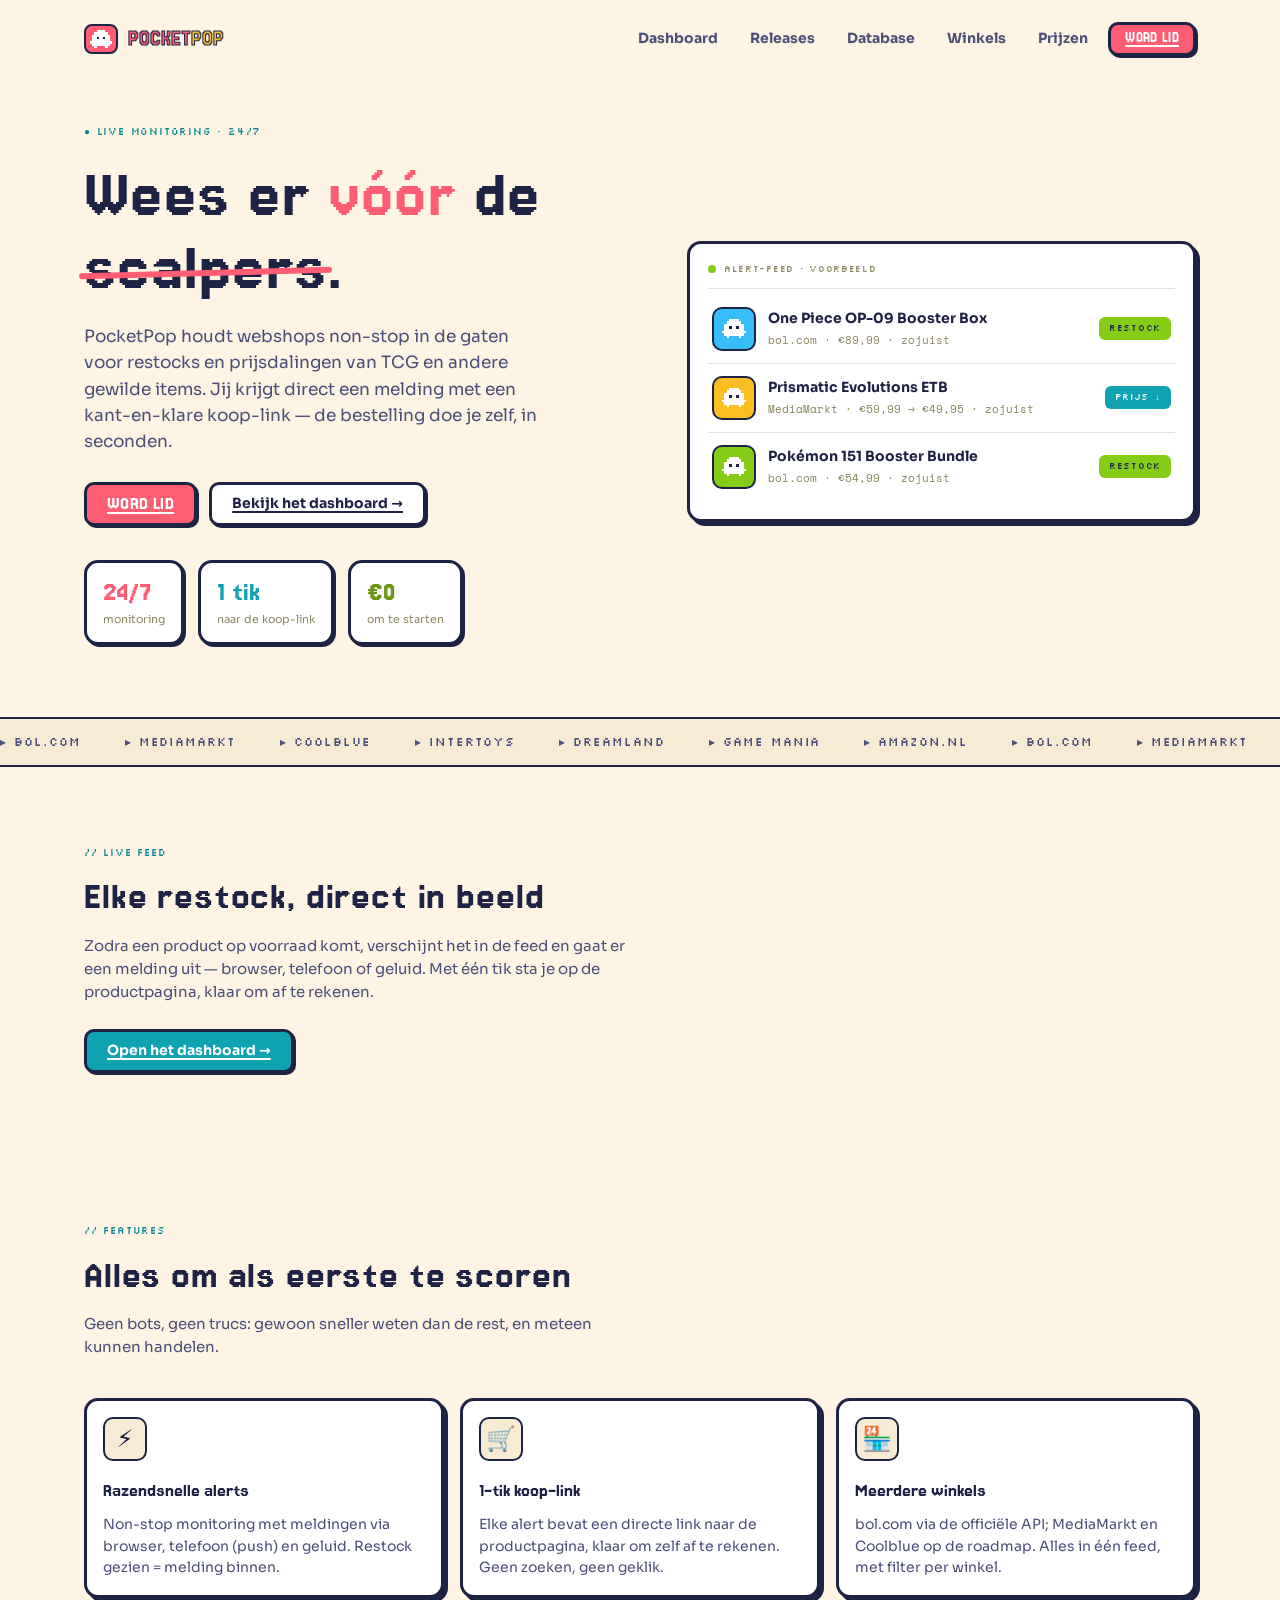
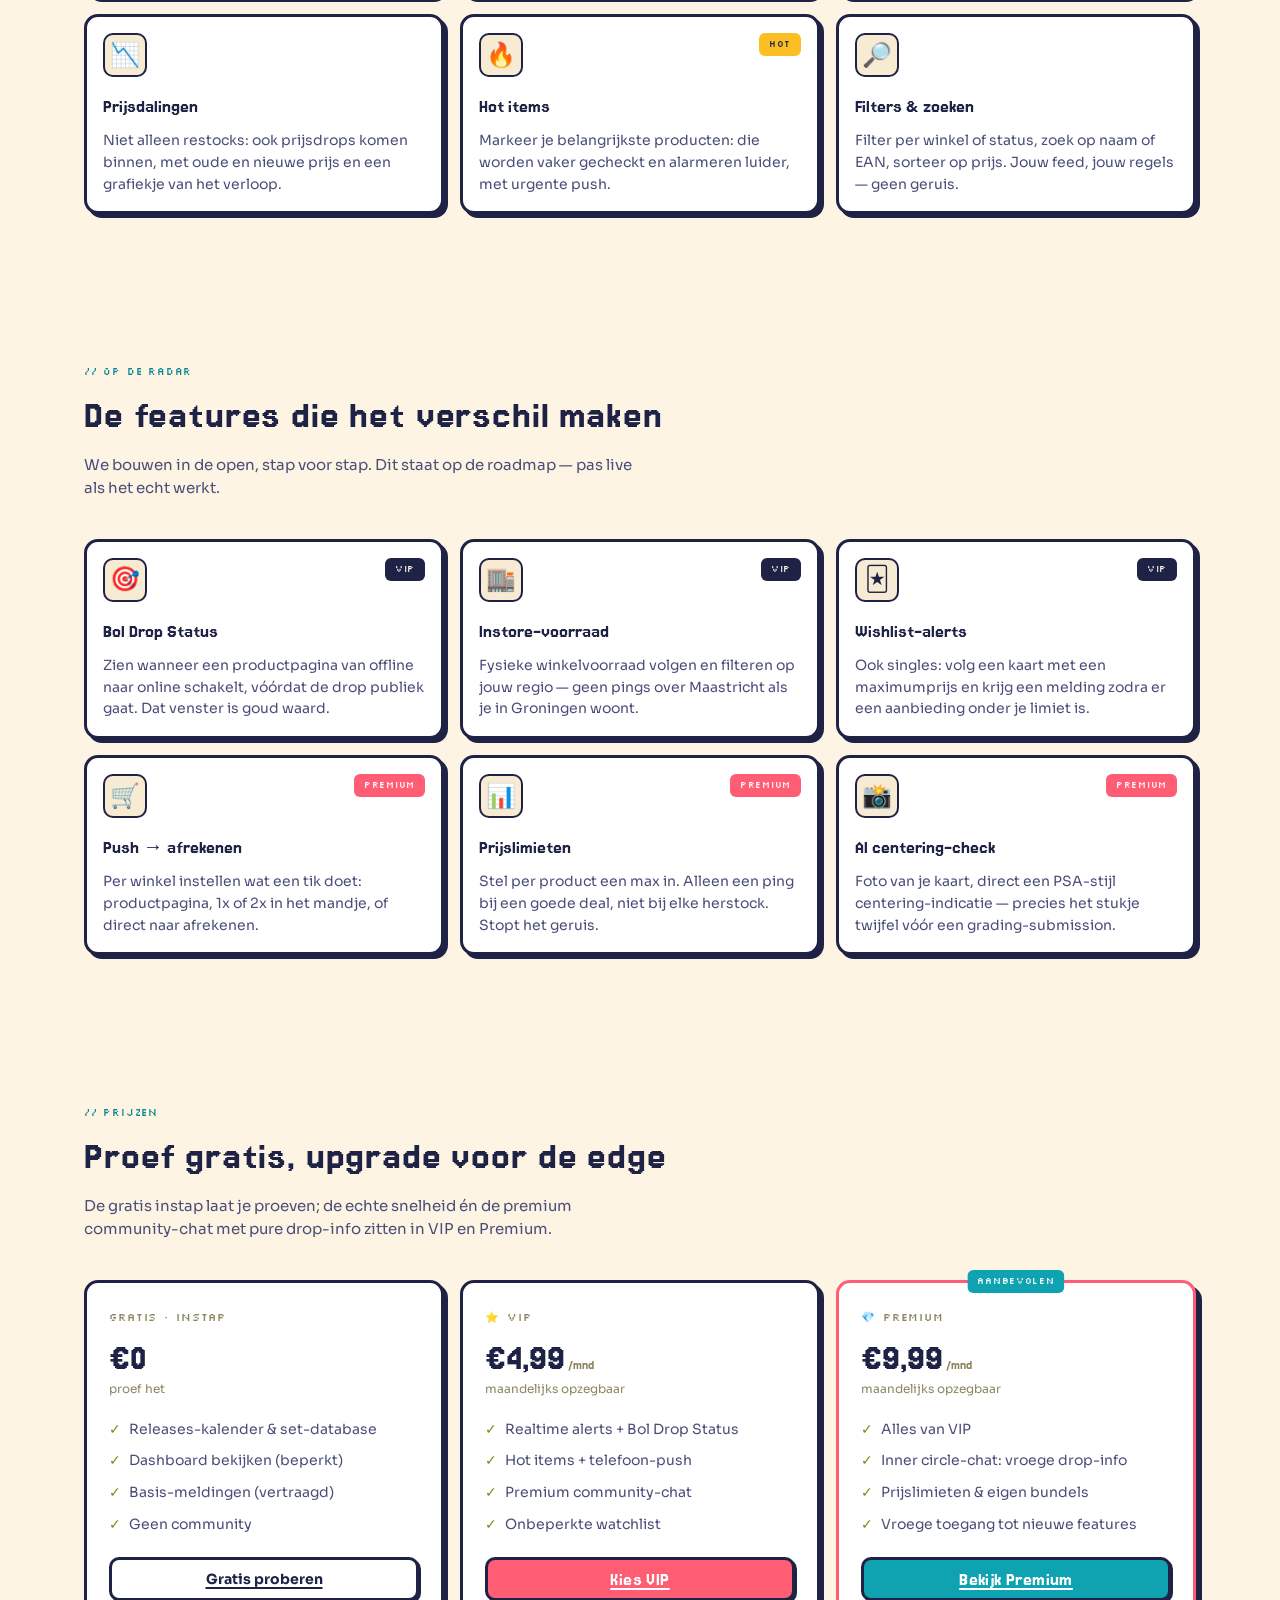
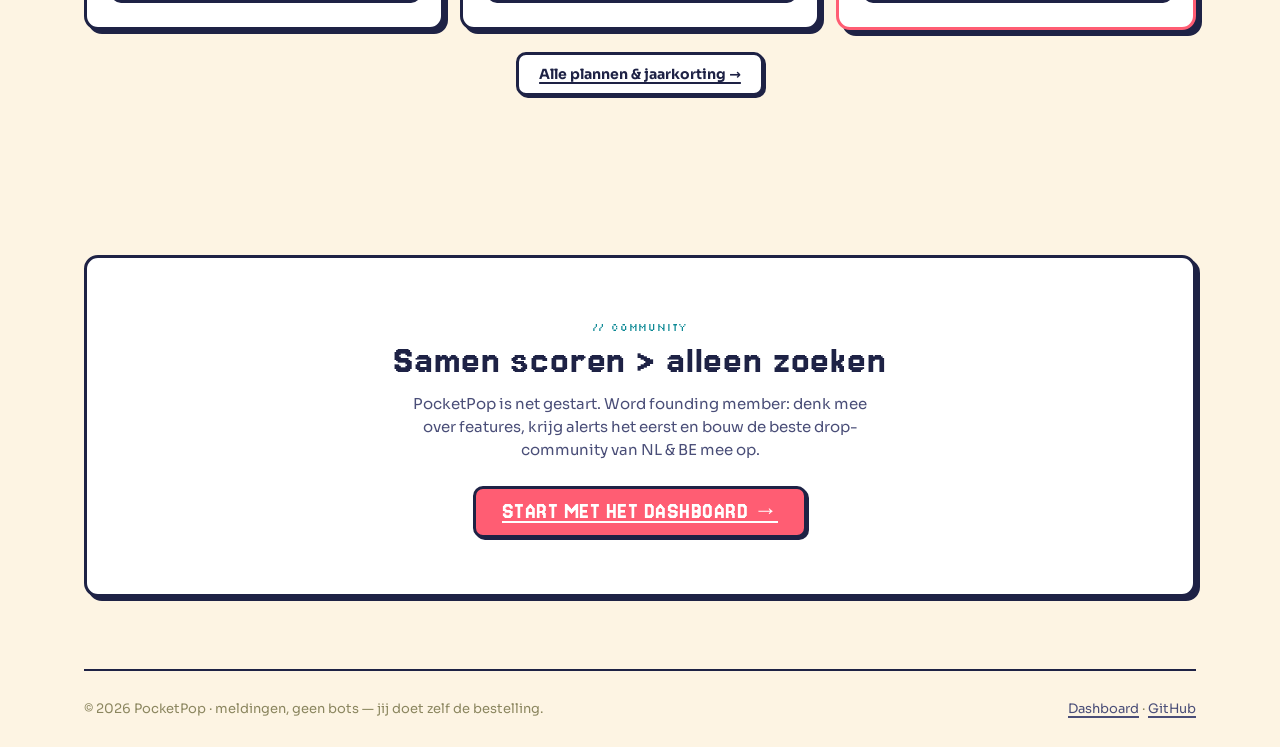
<file: index.html>
<!doctype html>
<html lang="nl">
<head>
<meta charset="utf-8">
<meta name="viewport" content="width=device-width, initial-scale=1">
<title>PocketPop — Wees er vóór de scalpers</title>
<meta name="description" content="PocketPop monitort webshops 24/7 op restocks en prijsdalingen van TCG en verzamelitems. Directe melding met koop-link — jij bestelt als eerste.">
<link rel="stylesheet" href="pocketpop.css">
<style>
  .wrap { max-width: var(--page-max); margin: 0 auto; padding: 0 24px; }
  /* nav */
  nav { display: flex; align-items: center; justify-content: space-between; padding: 20px 0; }
  .brand { display: flex; align-items: center; gap: 10px; text-decoration: none; }
  .brand .wordmark { font-size: 24px; }
  .nav-links { display: flex; gap: 8px; align-items: center; }
  .nav-links a:not(.btn) { font-family: var(--font-body); font-size: 14px; font-weight: 700;
    color: var(--pp-ink-soft); text-decoration: none; padding: 8px 12px; border-radius: var(--radius-md); }
  .nav-links a:not(.btn):hover { color: var(--pp-ink); background: var(--surface-well); }

  /* hero */
  .hero { display: grid; grid-template-columns: 1.05fr .95fr; gap: 40px; align-items: center; padding: 40px 0 64px; }
  .hero h1 { font-family: var(--font-display); font-weight: 400; font-size: clamp(40px, 6.5vw, 72px);
    line-height: 1.02; letter-spacing: var(--tracking-display); margin: 18px 0 18px; }
  .hero h1 .accent { color: var(--pp-coral); }
  .hero h1 .strike { position: relative; white-space: nowrap; }
  .hero h1 .strike::after { content: ""; position: absolute; left: -2%; right: -2%; top: 52%;
    height: 6px; background: var(--pp-coral); border-radius: 3px; transform: rotate(-1.5deg); }
  .hero p.lead { font-size: 17px; color: var(--text-secondary); max-width: 460px; }
  .hero-cta { display: flex; gap: 12px; margin-top: 26px; flex-wrap: wrap; }
  .hero-stats { display: flex; gap: 14px; margin-top: 34px; flex-wrap: wrap; }
  .hero-stats .card { padding: 14px 16px; min-width: 96px; }
  .hero-stats .v { font-family: var(--font-display); font-size: 30px; line-height: 1; color: var(--pp-coral); }
  .hero-stats .v.teal { color: var(--pp-teal); }
  .hero-stats .v.lime { color: var(--pp-lime-deep); }
  .hero-stats .l { font-family: var(--font-body); font-size: 11px; color: var(--text-muted); margin-top: 4px; }

  /* live feed preview */
  .feedcard { padding: 18px; }
  .feedcard__head { display: flex; align-items: center; gap: 8px; font-family: var(--font-pixel-label);
    font-size: 9px; letter-spacing: var(--tracking-label); color: var(--text-muted);
    padding-bottom: 12px; border-bottom: var(--border-hair); margin-bottom: 6px; }
  .live-dot { width: 8px; height: 8px; border-radius: 50%; background: var(--pp-lime); }
  .alert { display: grid; grid-template-columns: 44px 1fr auto; gap: 12px; align-items: center;
    padding: 12px 4px; border-bottom: var(--border-hair); }
  .alert:last-child { border-bottom: 0; }
  .alert__icon { width: 44px; height: 44px; border: var(--border-mid); border-radius: var(--radius-md);
    display: flex; align-items: center; justify-content: center; }
  .alert__icon img { width: 24px; }
  .alert__t { font-family: var(--font-body); font-weight: 700; font-size: 14px; }
  .alert__m { font-family: var(--font-mono); font-size: 11px; color: var(--text-muted); margin-top: 2px; }

  /* shops marquee */
  .shops { border-block: var(--border-mid); background: var(--surface-well); overflow: hidden; padding: 14px 0; margin: 8px 0 0; }
  .shops__track { display: flex; gap: 44px; width: max-content; animation: marq 24s linear infinite;
    font-family: var(--font-pixel-label); font-size: 12px; letter-spacing: var(--tracking-label);
    text-transform: uppercase; color: var(--pp-ink-soft); }
  @keyframes marq { to { transform: translateX(-50%); } }

  /* sections */
  section { padding: 72px 0; }
  .sec-kicker { font-family: var(--font-pixel-label); font-size: 10px; letter-spacing: var(--tracking-label);
    text-transform: uppercase; color: var(--pp-teal-deep); }
  h2 { font-family: var(--font-display); font-weight: 400; font-size: clamp(28px, 4vw, 42px);
    line-height: 1.05; letter-spacing: var(--tracking-display); margin: 12px 0 10px; }
  .sec-sub { color: var(--text-secondary); max-width: 560px; }
  .cards3 { display: grid; grid-template-columns: repeat(3, 1fr); gap: 16px; margin-top: 40px; }
  .feature .ic { font-size: 24px; display: inline-flex; width: 44px; height: 44px; align-items: center;
    justify-content: center; border: var(--border-mid); border-radius: var(--radius-md); background: var(--surface-well); margin-bottom: 14px; }
  .feature h3 { font-family: var(--font-display); font-size: 20px; font-weight: 400; margin: 0 0 8px; }
  .feature p { color: var(--text-secondary); font-size: 14px; margin: 0; }
  .feature .tag { float: right; }

  /* pricing */
  .plans { display: grid; grid-template-columns: repeat(3, 1fr); gap: 16px; margin-top: 40px; align-items: stretch; }
  .plan { display: flex; flex-direction: column; padding: 26px 22px; position: relative; }
  .plan.featured { box-shadow: var(--shadow-sticker-lg); border-color: var(--pp-coral); }
  .plan__name { font-family: var(--font-pixel-label); font-size: 11px; letter-spacing: var(--tracking-label); color: var(--text-muted); }
  .plan__price { font-family: var(--font-display); font-size: 40px; line-height: 1; margin: 12px 0 2px; }
  .plan__per { font-size: 12px; color: var(--text-muted); margin-bottom: 20px; }
  .plan ul { list-style: none; padding: 0; margin: 0 0 22px; display: grid; gap: 10px; font-size: 14px; color: var(--text-secondary); }
  .plan li::before { content: "✓"; color: var(--pp-lime-deep); font-weight: 700; margin-right: 8px; }
  .plan .btn { margin-top: auto; }
  .plan__badge { position: absolute; top: -13px; left: 50%; transform: translateX(-50%); }

  /* community */
  .cta { text-align: center; padding: 56px 24px; }
  .cta h2 { margin-top: 0; }
  .cta p { color: var(--text-secondary); max-width: 460px; margin: 0 auto 24px; }

  footer { border-top: var(--border-mid); padding: 28px 0; display: flex; justify-content: space-between;
    gap: 12px; flex-wrap: wrap; color: var(--text-muted); font-size: 13px; }
  footer a { color: var(--pp-ink-soft); }

  @media (max-width: 860px) {
    .hero { grid-template-columns: 1fr; }
    .cards3, .plans { grid-template-columns: 1fr; }
    .nav-links a:not(.btn) { display: none; }
  }
</style>
</head>
<body>
<div class="wrap">
  <nav>
    <a class="brand" href="index.html">
      <span class="blip-badge"><img src="assets/blip-white.svg" alt="" width="22"></span>
      <span class="wordmark">POCKET<b>POP</b></span>
    </a>
    <div class="nav-links">
      <a href="dashboard.html">Dashboard</a>
      <a href="releases.html">Releases</a>
      <a href="database.html">Database</a>
      <a href="stock.html">Winkels</a>
      <a href="prijzen.html">Prijzen</a>
      <a class="btn btn--sm" href="#community">WORD LID</a>
    </div>
  </nav>

  <header class="hero">
    <div>
      <span class="sec-kicker">● Live monitoring · 24/7</span>
      <h1>Wees er <span class="accent">vóór</span> de <span class="strike">scalpers</span>.</h1>
      <p class="lead">PocketPop houdt webshops non-stop in de gaten voor restocks en prijsdalingen van TCG en andere gewilde items. Jij krijgt direct een melding met een kant-en-klare koop-link — de bestelling doe je zelf, in seconden.</p>
      <div class="hero-cta">
        <a class="btn" href="#community">WORD LID</a>
        <a class="btn btn--neutral btn--body" href="dashboard.html">Bekijk het dashboard →</a>
      </div>
      <div class="hero-stats">
        <div class="card card--sm"><div class="v">24/7</div><div class="l">monitoring</div></div>
        <div class="card card--sm"><div class="v teal">1 tik</div><div class="l">naar de koop-link</div></div>
        <div class="card card--sm"><div class="v lime">€0</div><div class="l">om te starten</div></div>
      </div>
    </div>
    <div class="card feedcard">
      <div class="feedcard__head"><span class="live-dot"></span> ALERT-FEED · VOORBEELD</div>
      <div id="alerts"></div>
    </div>
  </header>
</div>

<div class="shops" aria-hidden="true">
  <div class="shops__track">
    <span>▸ bol.com</span><span>▸ MediaMarkt</span><span>▸ Coolblue</span><span>▸ Intertoys</span><span>▸ Dreamland</span><span>▸ Game Mania</span><span>▸ Amazon.nl</span>
    <span>▸ bol.com</span><span>▸ MediaMarkt</span><span>▸ Coolblue</span><span>▸ Intertoys</span><span>▸ Dreamland</span><span>▸ Game Mania</span><span>▸ Amazon.nl</span>
  </div>
</div>

<div class="wrap">
  <section id="feed">
    <span class="sec-kicker">// Live feed</span>
    <h2>Elke restock, direct in beeld</h2>
    <p class="sec-sub">Zodra een product op voorraad komt, verschijnt het in de feed en gaat er een melding uit — browser, telefoon of geluid. Met één tik sta je op de productpagina, klaar om af te rekenen.</p>
    <div class="hero-cta"><a class="btn btn--secondary btn--body" href="dashboard.html">Open het dashboard →</a></div>
  </section>

  <section id="features">
    <span class="sec-kicker">// Features</span>
    <h2>Alles om als eerste te scoren</h2>
    <p class="sec-sub">Geen bots, geen trucs: gewoon sneller weten dan de rest, en meteen kunnen handelen.</p>
    <div class="cards3">
      <div class="card feature"><span class="ic">⚡</span><h3>Razendsnelle alerts</h3><p>Non-stop monitoring met meldingen via browser, telefoon (push) en geluid. Restock gezien = melding binnen.</p></div>
      <div class="card feature"><span class="ic">🛒</span><h3>1-tik koop-link</h3><p>Elke alert bevat een directe link naar de productpagina, klaar om zelf af te rekenen. Geen zoeken, geen geklik.</p></div>
      <div class="card feature"><span class="ic">🏪</span><h3>Meerdere winkels</h3><p>bol.com via de officiële API; MediaMarkt en Coolblue op de roadmap. Alles in één feed, met filter per winkel.</p></div>
      <div class="card feature"><span class="ic">📉</span><h3>Prijsdalingen</h3><p>Niet alleen restocks: ook prijsdrops komen binnen, met oude en nieuwe prijs en een grafiekje van het verloop.</p></div>
      <div class="card feature"><span class="badge badge--amber tag">HOT</span><span class="ic">🔥</span><h3>Hot items</h3><p>Markeer je belangrijkste producten: die worden vaker gecheckt en alarmeren luider, met urgente push.</p></div>
      <div class="card feature"><span class="ic">🔎</span><h3>Filters &amp; zoeken</h3><p>Filter per winkel of status, zoek op naam of EAN, sorteer op prijs. Jouw feed, jouw regels — geen geruis.</p></div>
    </div>
  </section>

  <section id="roadmap">
    <span class="sec-kicker">// Op de radar</span>
    <h2>De features die het verschil maken</h2>
    <p class="sec-sub">We bouwen in de open, stap voor stap. Dit staat op de roadmap — pas live als het echt werkt.</p>
    <div class="cards3">
      <div class="card feature"><span class="badge tag">VIP</span><span class="ic">🎯</span><h3>Bol Drop Status</h3><p>Zien wanneer een productpagina van offline naar online schakelt, vóórdat de drop publiek gaat. Dat venster is goud waard.</p></div>
      <div class="card feature"><span class="badge tag">VIP</span><span class="ic">🏬</span><h3>Instore-voorraad</h3><p>Fysieke winkelvoorraad volgen en filteren op jouw regio — geen pings over Maastricht als je in Groningen woont.</p></div>
      <div class="card feature"><span class="badge tag">VIP</span><span class="ic">🃏</span><h3>Wishlist-alerts</h3><p>Ook singles: volg een kaart met een maximumprijs en krijg een melding zodra er een aanbieding onder je limiet is.</p></div>
      <div class="card feature"><span class="badge badge--coral tag">PREMIUM</span><span class="ic">🛒</span><h3>Push → afrekenen</h3><p>Per winkel instellen wat een tik doet: productpagina, 1x of 2x in het mandje, of direct naar afrekenen.</p></div>
      <div class="card feature"><span class="badge badge--coral tag">PREMIUM</span><span class="ic">📊</span><h3>Prijslimieten</h3><p>Stel per product een max in. Alleen een ping bij een goede deal, niet bij elke herstock. Stopt het geruis.</p></div>
      <div class="card feature"><span class="badge badge--coral tag">PREMIUM</span><span class="ic">📸</span><h3>AI centering-check</h3><p>Foto van je kaart, direct een PSA-stijl centering-indicatie — precies het stukje twijfel vóór een grading-submission.</p></div>
    </div>
  </section>

  <section id="prijzen">
    <span class="sec-kicker">// Prijzen</span>
    <h2>Proef gratis, upgrade voor de edge</h2>
    <p class="sec-sub">De gratis instap laat je proeven; de echte snelheid én de premium community-chat met pure drop-info zitten in VIP en Premium.</p>
    <div class="plans">
      <div class="card plan">
        <div class="plan__name">GRATIS · INSTAP</div>
        <div class="plan__price">€0</div>
        <div class="plan__per">proef het</div>
        <ul>
          <li>Releases-kalender &amp; set-database</li>
          <li>Dashboard bekijken (beperkt)</li>
          <li>Basis-meldingen (vertraagd)</li>
          <li>Geen community</li>
        </ul>
        <a class="btn btn--neutral btn--body" href="dashboard.html">Gratis proberen</a>
      </div>
      <div class="card plan">
        <div class="plan__name">⭐ VIP</div>
        <div class="plan__price">€4,99<span style="font-size:14px;color:var(--text-muted);"> /mnd</span></div>
        <div class="plan__per">maandelijks opzegbaar</div>
        <ul>
          <li>Realtime alerts + Bol Drop Status</li>
          <li>Hot items + telefoon-push</li>
          <li>Premium community-chat</li>
          <li>Onbeperkte watchlist</li>
        </ul>
        <a class="btn" href="prijzen.html">Kies VIP</a>
      </div>
      <div class="card plan featured">
        <span class="plan__badge badge badge--teal">AANBEVOLEN</span>
        <div class="plan__name">💎 PREMIUM</div>
        <div class="plan__price">€9,99<span style="font-size:14px;color:var(--text-muted);"> /mnd</span></div>
        <div class="plan__per">maandelijks opzegbaar</div>
        <ul>
          <li>Alles van VIP</li>
          <li>Inner circle-chat: vroege drop-info</li>
          <li>Prijslimieten &amp; eigen bundels</li>
          <li>Vroege toegang tot nieuwe features</li>
        </ul>
        <a class="btn btn--secondary" href="prijzen.html">Bekijk Premium</a>
      </div>
    </div>
    <p style="text-align:center;margin-top:22px;"><a class="btn btn--neutral btn--body" href="prijzen.html">Alle plannen &amp; jaarkorting →</a></p>
  </section>

  <section id="community">
    <div class="card cta">
      <span class="sec-kicker">// Community</span>
      <h2>Samen scoren &gt; alleen zoeken</h2>
      <p>PocketPop is net gestart. Word founding member: denk mee over features, krijg alerts het eerst en bouw de beste drop-community van NL &amp; BE mee op.</p>
      <a class="btn btn--lg" href="dashboard.html">START MET HET DASHBOARD →</a>
    </div>
  </section>

  <footer>
    <span>© 2026 PocketPop · meldingen, geen bots — jij doet zelf de bestelling.</span>
    <span><a href="dashboard.html">Dashboard</a> · <a href="https://github.com/devkylianhos/pokemon">GitHub</a></span>
  </footer>
</div>

<script>
  // Voorbeeld-alerts die in de feed "binnenkomen" (illustratief)
  var DEMO_ALERTS = [
    { c: "grass",    t: "Pokémon 151 Booster Bundle",  tag: "RESTOCK", tone: "badge--lime", shop: "bol.com",    price: "€54,99" },
    { c: "electric", t: "Prismatic Evolutions ETB",    tag: "PRIJS ↓", tone: "badge--teal", shop: "MediaMarkt", price: "€59,99 → €49,95" },
    { c: "water",    t: "One Piece OP-09 Booster Box", tag: "RESTOCK", tone: "badge--lime", shop: "bol.com",    price: "€89,99" },
    { c: "amber",    t: "Destined Rivals Bundle",      tag: "DROP",    tone: "badge--amber", shop: "bol.com",   price: "—" },
    { c: "fire",     t: "LEGO Icons Orchidee 10311",   tag: "RESTOCK", tone: "badge--lime", shop: "MediaMarkt", price: "€44,99" },
  ];
  var feed = document.getElementById("alerts");
  var i = 0;
  function esc(s){ return String(s).replace(/[&<>"']/g,function(c){return{"&":"&amp;","<":"&lt;",">":"&gt;",'"':"&quot;","'":"&#39;"}[c];}); }
  function pushAlert() {
    var a = DEMO_ALERTS[i % DEMO_ALERTS.length]; i++;
    var el = document.createElement("div");
    el.className = "alert";
    var bg = a.c === "amber" ? "var(--pp-amber)" : ("var(--type-" + a.c + ")");
    el.innerHTML =
      '<div class="alert__icon" style="background:' + bg + ';"><img src="assets/blip-white.svg" alt=""></div>'
      + '<div><div class="alert__t">' + esc(a.t) + '</div>'
      + '<div class="alert__m">' + a.shop + ' · ' + a.price + ' · zojuist</div></div>'
      + '<span class="badge ' + a.tone + '">' + a.tag + '</span>';
    feed.prepend(el);
    while (feed.children.length > 4) feed.removeChild(feed.lastChild);
  }
  pushAlert(); pushAlert(); pushAlert();
  setInterval(pushAlert, 3500);
</script>
</body>
</html>
</file>
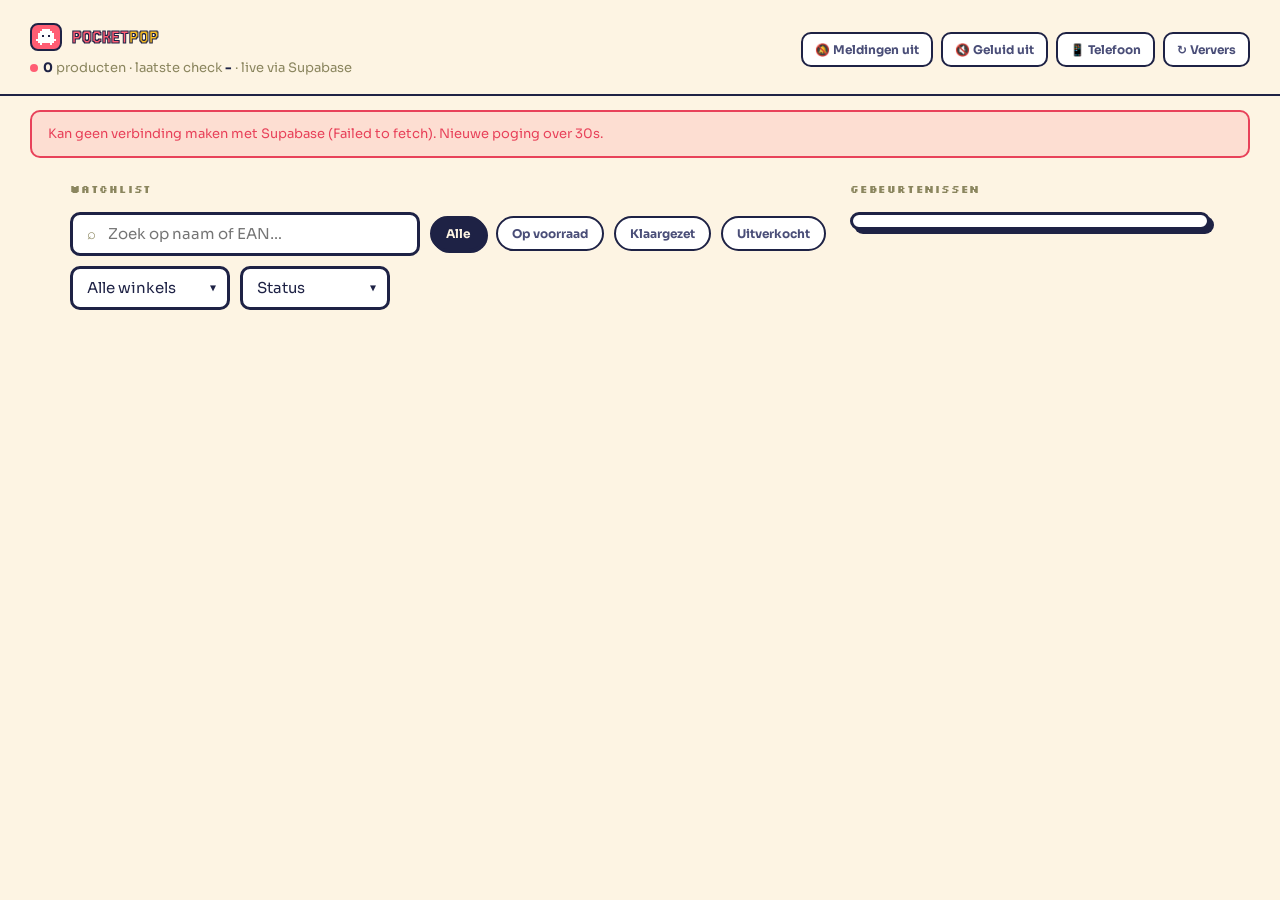
<file: dashboard.html>
<!doctype html>
<html lang="nl">
<head>
<meta charset="utf-8">
<meta name="viewport" content="width=device-width, initial-scale=1">
<title>PocketPop — Dashboard</title>
<meta name="description" content="PocketPop live dashboard: watchlist, restocks, prijsdalingen en koop-links.">
<link rel="stylesheet" href="pocketpop.css">
<style>
  header.top { display: flex; align-items: center; justify-content: space-between; flex-wrap: wrap; gap: 12px;
    padding: 20px 30px 16px; border-bottom: var(--border-mid); }
  .brand { display: flex; align-items: center; gap: 10px; text-decoration: none; }
  .brand .wordmark { font-size: 22px; }
  .meta { font-family: var(--font-body); font-size: 13px; color: var(--text-muted); margin-top: 4px; }
  .meta b { color: var(--text-body); }
  .livedot { display: inline-block; width: 8px; height: 8px; border-radius: 50%; background: var(--pp-lime);
    margin-right: 5px; }
  .livedot.err { background: var(--pp-coral); }
  .controls { display: flex; gap: 8px; flex-wrap: wrap; }
  .ctrl { display: inline-flex; align-items: center; gap: 6px; font-family: var(--font-body); font-size: 12px;
    font-weight: 700; padding: 8px 12px; background: var(--surface-card); color: var(--pp-ink-soft);
    border: var(--border-mid); border-radius: var(--radius-md); cursor: pointer; }
  .ctrl:hover { color: var(--pp-ink); }
  .ctrl.on { color: var(--pp-ink); background: var(--pp-amber); box-shadow: var(--shadow-sticker-sm); }

  #banner { display: none; padding: 14px 30px 0; }
  #banner .inner { border: var(--border-mid); border-radius: var(--radius-md); padding: 12px 16px; font-size: 13px; }
  #banner.warn .inner { background: rgba(251,191,36,.18); border-color: var(--pp-amber-deep); }
  #banner.err .inner { background: rgba(255,93,115,.15); border-color: var(--pp-coral-deep); color: var(--pp-coral-deep); }

  main { display: grid; grid-template-columns: 1fr 360px; gap: 24px; padding: 24px 30px;
    max-width: 1200px; margin: 0 auto; }
  @media (max-width: 900px) { main { grid-template-columns: 1fr; } }
  h2.sec { font-family: var(--font-pixel-label); font-size: 10px; letter-spacing: var(--tracking-label);
    text-transform: uppercase; color: var(--text-muted); margin: 0 0 14px; }

  .toolbar { display: flex; gap: 10px; align-items: center; flex-wrap: wrap; margin-bottom: 14px; }
  .toolbar .input { flex: 1 1 200px; min-width: 150px; }
  .toolbar .select { width: 160px; }
  .chip-filter { font-family: var(--font-body); font-size: 12px; font-weight: 700; padding: 8px 14px;
    background: var(--surface-card); color: var(--pp-ink-soft); border: var(--border-mid);
    border-radius: var(--radius-pill); cursor: pointer; }
  .chip-filter.active { background: var(--pp-ink); color: var(--pp-paper); box-shadow: var(--shadow-sticker-sm); }

  .grid { display: grid; gap: 12px; }
  .card.prod { display: grid; grid-template-columns: 16px 1fr auto; gap: 14px; align-items: center;
    padding: 14px 16px; box-shadow: var(--shadow-sticker-sm); }
  .card.prod.hot { border-color: var(--pp-amber-deep); box-shadow: var(--shadow-sticker); }
  .dot { width: 16px; height: 16px; border-radius: 50%; border: 2px solid var(--pp-ink); }
  .dot.in { background: var(--pp-lime); }
  .dot.listed { background: var(--pp-amber); }
  .dot.out { background: var(--pp-coral); }
  .prod .name { font-family: var(--font-body); font-weight: 700; font-size: 15px; }
  .prod .star { cursor: pointer; margin-left: 6px; color: var(--pp-ink-faint); user-select: none; }
  .prod .star.on { color: var(--pp-amber-deep); }
  .prod .sub { font-size: 12px; color: var(--text-muted); margin-top: 3px; display: flex; align-items: center; gap: 6px; flex-wrap: wrap; }
  .prod .actions { margin-top: 8px; }
  .prod .right { text-align: right; }
  .prod .price { font-family: var(--font-mono); font-size: 18px; font-weight: 700; }
  .prod .price small { display: block; font-size: 10px; color: var(--text-muted); font-weight: 400; }
  .buy { display: inline-block; text-decoration: none; font-family: var(--font-body); font-weight: 700; font-size: 12px;
    padding: 6px 12px; border-radius: var(--radius-md); background: var(--pp-coral); color: #fff;
    border: 2px solid var(--pp-ink); box-shadow: var(--shadow-sticker-sm); }
  .buy.dim { background: var(--surface-well); color: var(--pp-ink-soft); box-shadow: none; }
  .spark { display: block; margin: 0 0 4px auto; }
  .spark polyline { fill: none; stroke-width: 2; }
  .spark.down polyline { stroke: var(--pp-lime-deep); }
  .spark.up polyline { stroke: var(--pp-coral); }
  .spark.flat polyline { stroke: var(--text-muted); }

  /* retailer badge */
  .rt { display: inline-flex; font-family: var(--font-pixel-label); font-size: 8px; letter-spacing: var(--tracking-label);
    text-transform: uppercase; padding: 2px 6px; border: 2px solid var(--pp-ink); border-radius: 4px; color: var(--pp-ink); }
  .rt.bol { background: var(--type-water); }
  .rt.mediamarkt { background: var(--pp-coral); color: #fff; }
  .rt.coolblue { background: var(--pp-amber); }
  .rt.amazon { background: var(--type-electric); }

  /* events */
  .event { display: flex; gap: 10px; align-items: baseline; font-size: 13px; padding: 12px 4px; border-bottom: var(--border-hair); }
  .event:last-child { border-bottom: 0; }
  .event .tag { flex-shrink: 0; font-family: var(--font-pixel-label); font-size: 8px; letter-spacing: var(--tracking-label);
    text-transform: uppercase; padding: 3px 7px; border: 2px solid var(--pp-ink); border-radius: 4px; color: var(--pp-ink); }
  .tag.bol_drop { background: var(--pp-coral); color: #fff; box-shadow: var(--shadow-sticker-sm); }
  .tag.restock { background: var(--pp-lime); }
  .tag.price_drop { background: var(--type-water); }
  .tag.out_of_stock { background: var(--pp-coral); color: #fff; }
  .tag.drop_signal { background: var(--pp-amber); }
  .event .when { margin-left: auto; flex-shrink: 0; font-family: var(--font-mono); font-size: 10px; color: var(--text-muted); }
  .event .buy { padding: 2px 8px; font-size: 11px; margin-left: 4px; box-shadow: none; }
  .empty { color: var(--text-muted); font-family: var(--font-pixel-label); font-size: 10px; letter-spacing: var(--tracking-label);
    text-transform: uppercase; padding: 24px; border: 2px dashed var(--pp-line); border-radius: var(--radius-lg); text-align: center; }
</style>
</head>
<body>
<header class="top">
  <div>
    <a class="brand" href="index.html">
      <span class="blip-badge"><img src="assets/blip-white.svg" alt="" width="20"></span>
      <span class="wordmark">POCKET<b>POP</b></span>
    </a>
    <div class="meta"><span class="livedot" id="livedot"></span><b id="count">0</b> producten ·
      laatste check <b id="lastcheck" data-ago="">-</b> · <span id="source">live via Supabase</span></div>
  </div>
  <div class="controls">
    <button class="ctrl" id="btn-notify" title="Browsermelding bij restock, drop of prijsdaling">🔕 Meldingen uit</button>
    <button class="ctrl" id="btn-sound" title="Geluidssignaal bij nieuwe gebeurtenis">🔇 Geluid uit</button>
    <button class="ctrl" id="btn-push" title="Telefoon-push via ntfy.sh">📱 Telefoon</button>
    <button class="ctrl" id="btn-refresh" title="Nu verversen">↻ Ververs</button>
  </div>
</header>
<div id="banner"><div class="inner" id="banner-text"></div></div>
<main>
  <section>
    <h2 class="sec">Watchlist</h2>
    <div class="toolbar">
      <label class="input"><span class="input__icon">⌕</span><input id="search" type="search" placeholder="Zoek op naam of EAN…"></label>
      <button class="chip-filter active" data-filter="all">Alle</button>
      <button class="chip-filter" data-filter="in">Op voorraad</button>
      <button class="chip-filter" data-filter="listed">Klaargezet</button>
      <button class="chip-filter" data-filter="out">Uitverkocht</button>
      <label class="select" style="width:160px;"><select id="retailer"><option value="all">Alle winkels</option></select><span class="select__arrow">▼</span></label>
      <label class="select" style="width:150px;"><select id="sort">
        <option value="status">Status</option>
        <option value="name">Naam A→Z</option>
        <option value="price_asc">Prijs laag→hoog</option>
        <option value="price_desc">Prijs hoog→laag</option>
      </select><span class="select__arrow">▼</span></label>
    </div>
    <div class="grid" id="products"></div>
  </section>
  <aside>
    <h2 class="sec">Gebeurtenissen</h2>
    <div class="card" style="padding:6px 16px;"><div id="events"></div></div>
  </aside>
</main>
<script>
// Supabase — anon key is bedoeld om openbaar te zijn; RLS (zie schema.sql)
// staat alleen SELECT toe, dus dit is veilig om te committen.
const SUPABASE_URL = "https://qfjsvyaziwuwfscjdohk.supabase.co";
const SUPABASE_ANON_KEY = "eyJhbGciOiJIUzI1NiIsInR5cCI6IkpXVCJ9.eyJpc3MiOiJzdXBhYmFzZSIsInJlZiI6InFmanN2eWF6aXd1d2ZzY2pkb2hrIiwicm9sZSI6ImFub24iLCJpYXQiOjE3ODM1MjM0NTUsImV4cCI6MjA5OTA5OTQ1NX0.a76w5aV304x0L6tRPYXuz8jjXLi1z33udrdMEgGoXKQ";

const HEADERS = { apikey: SUPABASE_ANON_KEY, Authorization: "Bearer " + SUPABASE_ANON_KEY };
const LABELS = { bol_drop: "BOL DROP", restock: "RESTOCK", price_drop: "PRIJS", out_of_stock: "WEG", drop_signal: "DROP" };
const NOTIFY_TYPES = ["bol_drop", "restock", "price_drop", "drop_signal"];
const BUYABLE_TYPES = ["bol_drop", "restock", "price_drop"];
const REFRESH_MS = 30000;
const REFRESH_HOT_MS = 10000;
const DEMO = SUPABASE_URL.includes("JOUWPROJECT") || SUPABASE_ANON_KEY.startsWith("PLAK_");

function loadHot() {
  try { return new Set(JSON.parse(localStorage.getItem("bt_hot") || "[]")); }
  catch (_) { return new Set(); }
}
const state = {
  products: [], events: [],
  filter: "all", search: "", sort: "status", retailer: "all",
  lastSeenTs: null, connected: true,
  notify: localStorage.getItem("bt_notify") === "1",
  sound: localStorage.getItem("bt_sound") === "1",
  hot: loadHot(),
  pushTopic: localStorage.getItem("bt_push") || "",
  pollTimer: null,
};

function esc(s) {
  return String(s ?? "").replace(/[&<>"']/g, c =>
    ({ "&": "&amp;", "<": "&lt;", ">": "&gt;", '"': "&quot;", "'": "&#39;" }[c]));
}
function timeAgo(iso) {
  if (!iso) return "-";
  const s = Math.floor((Date.now() - new Date(iso).getTime()) / 1000);
  if (s < 60) return s + "s geleden";
  if (s < 3600) return Math.floor(s / 60) + "m geleden";
  if (s < 86400) return Math.floor(s / 3600) + "u geleden";
  return Math.floor(s / 86400) + "d geleden";
}
function euro(v) { return v == null ? "-" : "€" + Number(v).toFixed(2).replace(".", ","); }

const RETAILERS = {
  bol: { label: "bol.com",
    product: id => "https://www.bol.com/nl/nl/p/-/" + encodeURIComponent(id) + "/",
    search: q => "https://www.bol.com/nl/nl/s/?searchtext=" + encodeURIComponent(q) },
  mediamarkt: { label: "MediaMarkt", search: q => "https://www.mediamarkt.nl/nl/search.html?query=" + encodeURIComponent(q) },
  coolblue: { label: "Coolblue", search: q => "https://www.coolblue.nl/zoeken?query=" + encodeURIComponent(q) },
  amazon: { label: "Amazon", search: q => "https://www.amazon.nl/s?k=" + encodeURIComponent(q) },
};
function retailerOf(x) { return x.retailer || "bol"; }
function retailerInfo(x) {
  return RETAILERS[retailerOf(x)] ||
    { label: retailerOf(x), search: q => "https://www.google.com/search?q=" + encodeURIComponent(q) };
}
function link(p) {
  if (p.url) return p.url;
  const r = retailerInfo(p);
  if (p.product_id && r.product) return r.product(p.product_id);
  return r.search(p.ean ?? p.name);
}
function eventLink(e) {
  const p = state.products.find(x => x.ean === e.ean && retailerOf(x) === retailerOf(e))
    || { ean: e.ean, product_id: e.product_id, url: e.url, retailer: e.retailer };
  return link(p);
}
function rtBadge(x) {
  return '<span class="rt ' + esc(retailerOf(x)) + '">' + esc(retailerInfo(x).label) + '</span>';
}
function eventText(e) {
  let txt = e.name;
  if (e.type === "bol_drop") txt += " — bol verkoopt nu, " + euro(e.price);
  if (e.type === "restock") txt += " voor " + euro(e.price);
  if (e.type === "price_drop") txt += " " + euro(e.old_price) + " → " + euro(e.price);
  if (e.type === "drop_signal") txt += " wordt klaargezet";
  if (e.type === "out_of_stock") txt += " is uitverkocht";
  return txt;
}
function setBanner(kind, msg) {
  const el = document.getElementById("banner");
  if (!kind) { el.style.display = "none"; el.className = ""; return; }
  el.className = kind;
  el.style.display = "block";
  document.getElementById("banner-text").innerHTML = msg;
}

function priceHistory() {
  const hist = {};
  const src = state.events.slice().sort((a, b) => (a.ts < b.ts ? -1 : 1));
  for (const e of src) {
    if (e.price == null || (e.type !== "restock" && e.type !== "price_drop")) continue;
    const key = retailerOf(e) + "|" + (e.ean ?? e.name);
    (hist[key] = hist[key] || []).push({ ts: e.ts, price: Number(e.price) });
  }
  return hist;
}
function sparkline(points) {
  if (points.length < 2) return "";
  const w = 84, h = 22, pad = 2;
  const prices = points.map(p => p.price);
  const min = Math.min(...prices), max = Math.max(...prices), span = max - min || 1;
  const coords = points.map((p, i) =>
    (pad + i * (w - 2 * pad) / (points.length - 1)).toFixed(1) + "," +
    (h - pad - (p.price - min) / span * (h - 2 * pad)).toFixed(1)).join(" ");
  const first = prices[0], last = prices[prices.length - 1];
  const trend = last < first ? "down" : (last > first ? "up" : "flat");
  return '<svg class="spark ' + trend + '" width="' + w + '" height="' + h + '" viewBox="0 0 ' + w + " " + h +
    '"><title>Prijsverloop: ' + esc(euro(first) + " → " + euro(last)) + '</title><polyline points="' + coords + '"/></svg>';
}

function visibleProducts() {
  const q = state.search.trim().toLowerCase();
  let list = state.products.filter(p => {
    if (state.retailer !== "all" && retailerOf(p) !== state.retailer) return false;
    if (state.filter === "in" && !p.in_stock) return false;
    if (state.filter === "listed" && (p.in_stock || !p.listed)) return false;
    if (state.filter === "out" && (p.in_stock || p.listed)) return false;
    if (q && !String(p.name ?? "").toLowerCase().includes(q)
          && !String(p.ean ?? "").toLowerCase().includes(q)) return false;
    return true;
  });
  const rank = p => p.in_stock ? 0 : (p.listed ? 1 : 2);
  const byName = (a, b) => String(a.name).localeCompare(String(b.name), "nl");
  const sorters = {
    status: (a, b) => rank(a) - rank(b) || byName(a, b),
    name: byName,
    price_asc: (a, b) => (a.price ?? Infinity) - (b.price ?? Infinity) || byName(a, b),
    price_desc: (a, b) => (b.price ?? -Infinity) - (a.price ?? -Infinity) || byName(a, b),
  };
  const sorter = sorters[state.sort] || sorters.status;
  return list.sort((a, b) => (state.hot.has(b.ean) - state.hot.has(a.ean)) || sorter(a, b));
}

function updateRetailerFilter() {
  const sel = document.getElementById("retailer");
  const kinds = [...new Set(state.products.map(retailerOf))].sort();
  const want = kinds.join(",");
  if (sel.dataset.kinds === want) return;
  sel.dataset.kinds = want;
  sel.innerHTML = '<option value="all">Alle winkels</option>' + kinds.map(k =>
    '<option value="' + esc(k) + '">' + esc((RETAILERS[k] || { label: k }).label) + '</option>').join("");
  if (!kinds.includes(state.retailer)) state.retailer = "all";
  sel.value = state.retailer;
}

function render() {
  updateRetailerFilter();
  document.getElementById("count").textContent = state.products.length;
  const checks = state.products.map(p => p.last_check).filter(Boolean).sort();
  const lastEl = document.getElementById("lastcheck");
  lastEl.dataset.ts = checks.length ? checks[checks.length - 1] : "";
  lastEl.textContent = checks.length ? timeAgo(checks[checks.length - 1]) : "nog geen";

  const hist = priceHistory();
  const list = visibleProducts();
  const grid = document.getElementById("products");
  const frag = document.createDocumentFragment();
  if (!list.length) {
    const empty = document.createElement("div");
    empty.className = "empty";
    empty.textContent = state.products.length ? "Geen producten gevonden voor dit filter." : "Nog geen data. Start de tracker op de server.";
    frag.appendChild(empty);
  }
  for (const p of list) {
    const cls = p.in_stock ? "in" : (p.listed ? "listed" : "out");
    const status = p.in_stock ? "op voorraad" : (p.listed ? "pagina klaargezet" : "uitverkocht");
    const hkey = retailerOf(p) + "|";
    const points = (hist[hkey + p.ean] || hist[hkey + p.name] || []).slice(-12);
    if (p.price != null && p.last_check &&
        (!points.length || points[points.length - 1].price !== Number(p.price))) {
      points.push({ ts: p.last_check, price: Number(p.price) });
    }
    const isHot = state.hot.has(p.ean);
    const shop = retailerInfo(p).label;
    const buy = p.in_stock
      ? '<a class="buy" href="' + esc(link(p)) + '" target="_blank" rel="noopener">Koop bij ' + esc(shop) + ' &rarr;</a>'
      : '<a class="buy dim" href="' + esc(link(p)) + '" target="_blank" rel="noopener">Bekijk bij ' + esc(shop) + ' &rarr;</a>';
    const el = document.createElement("div");
    el.className = "card prod" + (isHot ? " hot" : "");
    el.innerHTML =
      '<div class="dot ' + cls + '"></div>' +
      '<div><div class="name">' + esc(p.name) +
        '<span class="star' + (isHot ? " on" : "") + '" data-hot="' + esc(p.ean) +
        '" title="Markeer als hot: vaker checken en luider alarmeren">★</span></div>' +
      '<div class="sub">' + rtBadge(p) + '<span class="mono">EAN ' + esc(p.ean) + '</span> · ' + status + '</div>' +
      '<div class="actions">' + buy + '</div></div>' +
      '<div class="right">' + sparkline(points) +
      '<div class="price">' + euro(p.price) +
      '<small data-ago data-ts="' + esc(p.last_check ?? "") + '">' + timeAgo(p.last_check) + '</small></div></div>';
    frag.appendChild(el);
  }
  grid.replaceChildren(frag);

  const feed = document.getElementById("events");
  const efrag = document.createDocumentFragment();
  const evList = state.events.filter(e => state.retailer === "all" || retailerOf(e) === state.retailer);
  if (!evList.length) {
    const empty = document.createElement("div");
    empty.className = "empty";
    empty.textContent = "Nog geen gebeurtenissen.";
    efrag.appendChild(empty);
  }
  for (const e of evList) {
    const el = document.createElement("div");
    el.className = "event";
    const buy = BUYABLE_TYPES.includes(e.type)
      ? '<a class="buy" href="' + esc(eventLink(e)) + '" target="_blank" rel="noopener">Koop &rarr;</a>' : "";
    el.innerHTML = '<span class="tag ' + esc(e.type) + '">' + esc(LABELS[e.type] || e.type) + '</span>' +
      '<span>' + rtBadge(e) + ' ' + esc(eventText(e)) + buy + '</span>' +
      '<span class="when" data-ago data-ts="' + esc(e.ts ?? "") + '">' + timeAgo(e.ts) + '</span>';
    efrag.appendChild(el);
  }
  feed.replaceChildren(efrag);
}

setInterval(() => {
  document.querySelectorAll("[data-ago]").forEach(el => { if (el.dataset.ts) el.textContent = timeAgo(el.dataset.ts); });
}, 10000);

function beep() {
  try {
    const ctx = new (window.AudioContext || window.webkitAudioContext)();
    const o = ctx.createOscillator(), g = ctx.createGain();
    o.connect(g); g.connect(ctx.destination);
    o.frequency.value = 880;
    g.gain.setValueAtTime(.15, ctx.currentTime);
    g.gain.exponentialRampToValueAtTime(.001, ctx.currentTime + .4);
    o.start(); o.stop(ctx.currentTime + .4);
  } catch (_) {}
}
function pushPhone(e) {
  if (!state.pushTopic) return;
  const hot = state.hot.has(e.ean);
  const headers = {
    Title: "PocketPop — " + (LABELS[e.type] || e.type) + " bij " + retailerInfo(e).label,
    Priority: (hot || e.type === "bol_drop") ? "urgent" : "high",
    Tags: e.type === "restock" ? "package" : (e.type === "price_drop" ? "chart_with_downwards_trend" : "eyes"),
  };
  if (BUYABLE_TYPES.includes(e.type)) headers.Actions = "view, Koop nu, " + eventLink(e);
  fetch("https://ntfy.sh/" + encodeURIComponent(state.pushTopic), { method: "POST", headers, body: eventText(e) }).catch(() => {});
}
function maybeNotify(events) {
  if (state.lastSeenTs === null) { state.lastSeenTs = events.length ? events[0].ts : ""; return; }
  const fresh = events.filter(e => e.ts && e.ts > state.lastSeenTs && NOTIFY_TYPES.includes(e.type));
  if (events.length && events[0].ts > state.lastSeenTs) state.lastSeenTs = events[0].ts;
  if (!fresh.length) return;
  fresh.sort((a, b) => (state.hot.has(b.ean) - state.hot.has(a.ean)));
  const anyHot = fresh.some(e => state.hot.has(e.ean));
  if (state.sound) { beep(); if (anyHot) setTimeout(beep, 250); }
  if (state.notify && "Notification" in window && Notification.permission === "granted") {
    for (const e of fresh.slice(0, 3)) {
      const n = new Notification((state.hot.has(e.ean) ? "🔥 " : "") +
        "PocketPop — " + (LABELS[e.type] || e.type) + " bij " + retailerInfo(e).label, { body: eventText(e) });
      if (BUYABLE_TYPES.includes(e.type)) n.onclick = () => window.open(eventLink(e), "_blank");
    }
  }
  for (const e of fresh) pushPhone(e);
}
function updateButtons() {
  const nb = document.getElementById("btn-notify"), sb = document.getElementById("btn-sound"), pb = document.getElementById("btn-push");
  nb.classList.toggle("on", state.notify);
  nb.textContent = state.notify ? "🔔 Meldingen aan" : "🔕 Meldingen uit";
  sb.classList.toggle("on", state.sound);
  sb.textContent = state.sound ? "🔊 Geluid aan" : "🔇 Geluid uit";
  pb.classList.toggle("on", !!state.pushTopic);
  pb.textContent = state.pushTopic ? "📱 Telefoon aan" : "📱 Telefoon";
}
document.getElementById("btn-notify").addEventListener("click", async () => {
  if (!state.notify) {
    if (!("Notification" in window)) { setBanner("err", "Deze browser ondersteunt geen meldingen."); return; }
    const perm = await Notification.requestPermission();
    if (perm !== "granted") { setBanner("err", "Meldingen zijn geweigerd in de browser. Sta ze toe via de site-instellingen."); return; }
    state.notify = true;
  } else state.notify = false;
  localStorage.setItem("bt_notify", state.notify ? "1" : "0");
  updateButtons();
});
document.getElementById("btn-sound").addEventListener("click", () => {
  state.sound = !state.sound;
  localStorage.setItem("bt_sound", state.sound ? "1" : "0");
  if (state.sound) beep();
  updateButtons();
});
document.getElementById("btn-push").addEventListener("click", () => {
  if (state.pushTopic) {
    if (!confirm("Telefoon-push uitzetten voor topic \"" + state.pushTopic + "\"?")) return;
    state.pushTopic = "";
  } else {
    const topic = prompt(
      "Telefoon-push via ntfy.sh (gratis, geen account):\n" +
      "1. Installeer de 'ntfy' app op je telefoon\n" +
      "2. Abonneer daar op een zelfgekozen topicnaam\n" +
      "3. Vul diezelfde naam hier in\n\n" +
      "Kies iets uniek en geheim (iedereen die de naam kent, ontvangt je meldingen):",
      "pocketpop-" + Math.random().toString(36).slice(2, 8));
    if (!topic) return;
    state.pushTopic = topic.trim();
    fetch("https://ntfy.sh/" + encodeURIComponent(state.pushTopic), {
      method: "POST", headers: { Title: "PocketPop", Tags: "white_check_mark" },
      body: "Telefoon-push staat aan. Je krijgt nu meldingen bij restocks en prijsdalingen.",
    }).catch(() => {});
  }
  localStorage.setItem("bt_push", state.pushTopic);
  updateButtons();
});

document.getElementById("search").addEventListener("input", e => { state.search = e.target.value; render(); });
document.getElementById("sort").addEventListener("change", e => { state.sort = e.target.value; render(); });
document.getElementById("retailer").addEventListener("change", e => { state.retailer = e.target.value; render(); });
document.querySelectorAll(".chip-filter").forEach(chip => chip.addEventListener("click", () => {
  document.querySelectorAll(".chip-filter").forEach(c => c.classList.remove("active"));
  chip.classList.add("active");
  state.filter = chip.dataset.filter;
  render();
}));
document.getElementById("btn-refresh").addEventListener("click", refresh);

document.getElementById("products").addEventListener("click", e => {
  const star = e.target.closest(".star");
  if (!star) return;
  const ean = star.dataset.hot;
  if (state.hot.has(ean)) state.hot.delete(ean); else state.hot.add(ean);
  localStorage.setItem("bt_hot", JSON.stringify([...state.hot]));
  render();
  schedulePoll();
});

function schedulePoll() {
  if (state.pollTimer) clearInterval(state.pollTimer);
  const ms = state.hot.size ? REFRESH_HOT_MS : REFRESH_MS;
  state.pollTimer = setInterval(refresh, ms);
}

function setConnected(ok, msg) {
  state.connected = ok;
  document.getElementById("livedot").classList.toggle("err", !ok);
  if (ok) { if (!DEMO) setBanner(null); }
  else setBanner("err", msg);
}

async function refresh() {
  if (DEMO) { loadDemo(); return; }
  try {
    const [sr, er] = await Promise.all([
      fetch(SUPABASE_URL + "/rest/v1/tracker_state?select=*&order=name", { headers: HEADERS }),
      fetch(SUPABASE_URL + "/rest/v1/tracker_events?select=*&order=ts.desc&limit=100", { headers: HEADERS }),
    ]);
    if (!sr.ok) throw new Error("tracker_state HTTP " + sr.status);
    if (!er.ok) throw new Error("tracker_events HTTP " + er.status);
    const products = await sr.json();
    const events = await er.json();
    if (!Array.isArray(products) || !Array.isArray(events)) throw new Error("onverwacht antwoord van Supabase");
    state.products = products;
    state.events = events;
    setConnected(true);
    render();
    maybeNotify(events);
  } catch (err) {
    setConnected(false, "Kan geen verbinding maken met Supabase (" + esc(err.message) + "). Nieuwe poging over " + REFRESH_MS / 1000 + "s.");
  }
}

function loadDemo() {
  const m = min => new Date(Date.now() - min * 60000).toISOString();
  state.products = [
    { name: "Pokémon Prismatic Evolutions Booster Box", ean: "0820650557712", product_id: "9300000201234567", price: 179.99, in_stock: true, listed: true, last_check: m(1), retailer: "bol", drop_watch: true },
    { name: "Pokémon TCG Scarlet & Violet 151 Booster Bundle", ean: "0820650858079", product_id: "9300000135741181", price: 54.99, in_stock: true, listed: true, last_check: m(1), retailer: "bol" },
    { name: "Prismatic Evolutions Elite Trainer Box", ean: "0820650557064", product_id: null, price: 49.95, in_stock: false, listed: true, last_check: m(2), retailer: "bol" },
    { name: "LEGO Icons Botanical Orchidee 10311", ean: "5702017152738", product_id: "9300000105713772", price: 44.99, in_stock: true, listed: true, last_check: m(1), retailer: "bol" },
    { name: "PlayStation 5 DualSense Controller", ean: "0711719575856", price: 64.99, in_stock: true, listed: true, last_check: m(2), retailer: "mediamarkt" },
    { name: "One Piece OP-09 Booster Box", ean: "0810059787056", price: 199.99, in_stock: false, listed: true, last_check: m(1), retailer: "mediamarkt" },
    { name: "Destined Rivals Booster Bundle", ean: "0820650557095", price: null, in_stock: false, listed: false, last_check: m(4), retailer: "coolblue" },
  ];
  state.events = [
    { type: "bol_drop", name: "Pokémon Prismatic Evolutions Booster Box", price: 179.99, ean: "0820650557712", ts: m(1), retailer: "bol" },
    { type: "restock", name: "Pokémon TCG Scarlet & Violet 151 Booster Bundle", price: 54.99, ean: "0820650858079", ts: m(6), retailer: "bol" },
    { type: "price_drop", name: "PlayStation 5 DualSense Controller", old_price: 74.99, price: 64.99, ean: "0711719575856", ts: m(22), retailer: "mediamarkt" },
    { type: "price_drop", name: "LEGO Icons Botanical Orchidee 10311", old_price: 49.99, price: 44.99, ean: "5702017152738", ts: m(38), retailer: "bol" },
    { type: "drop_signal", name: "One Piece OP-09 Booster Box", ean: "0810059787056", ts: m(60), retailer: "mediamarkt" },
    { type: "drop_signal", name: "Prismatic Evolutions Elite Trainer Box", ean: "0820650557064", ts: m(95), retailer: "bol" },
    { type: "out_of_stock", name: "Destined Rivals Booster Bundle", ean: "0820650557095", ts: m(180), retailer: "coolblue" },
    { type: "price_drop", name: "Pokémon TCG Scarlet & Violet 151 Booster Bundle", old_price: 59.99, price: 54.99, ean: "0820650858079", ts: m(300), retailer: "bol" },
    { type: "restock", name: "LEGO Icons Botanical Orchidee 10311", price: 49.99, ean: "5702017152738", ts: m(1500), retailer: "bol" },
  ];
  document.getElementById("source").textContent = "demo-modus";
  setBanner("warn", "<b>Demo-modus:</b> vul <span class=\"mono\">SUPABASE_URL</span> en <span class=\"mono\">SUPABASE_ANON_KEY</span> in onderaan dit bestand om live data te zien.");
  render();
  maybeNotify(state.events);
}

updateButtons();
refresh();
schedulePoll();
</script>
</body>
</html>
</file>
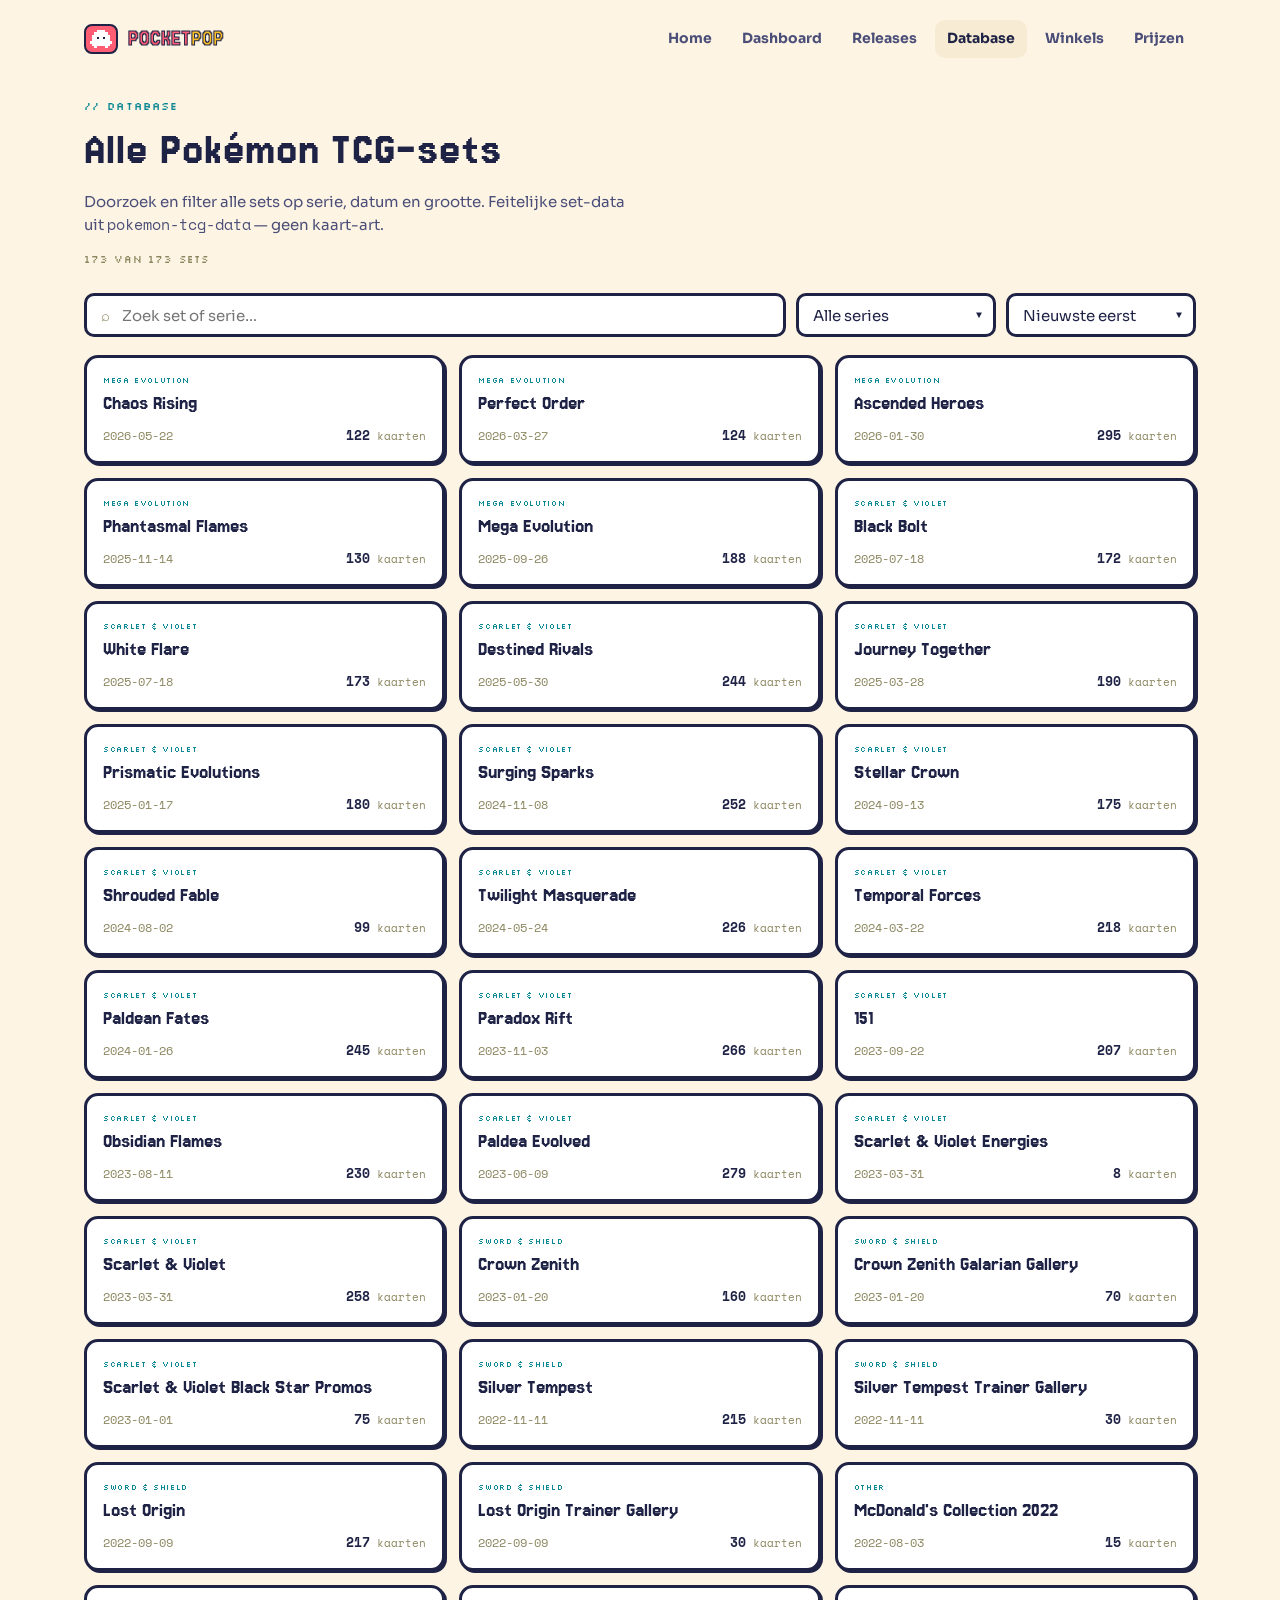
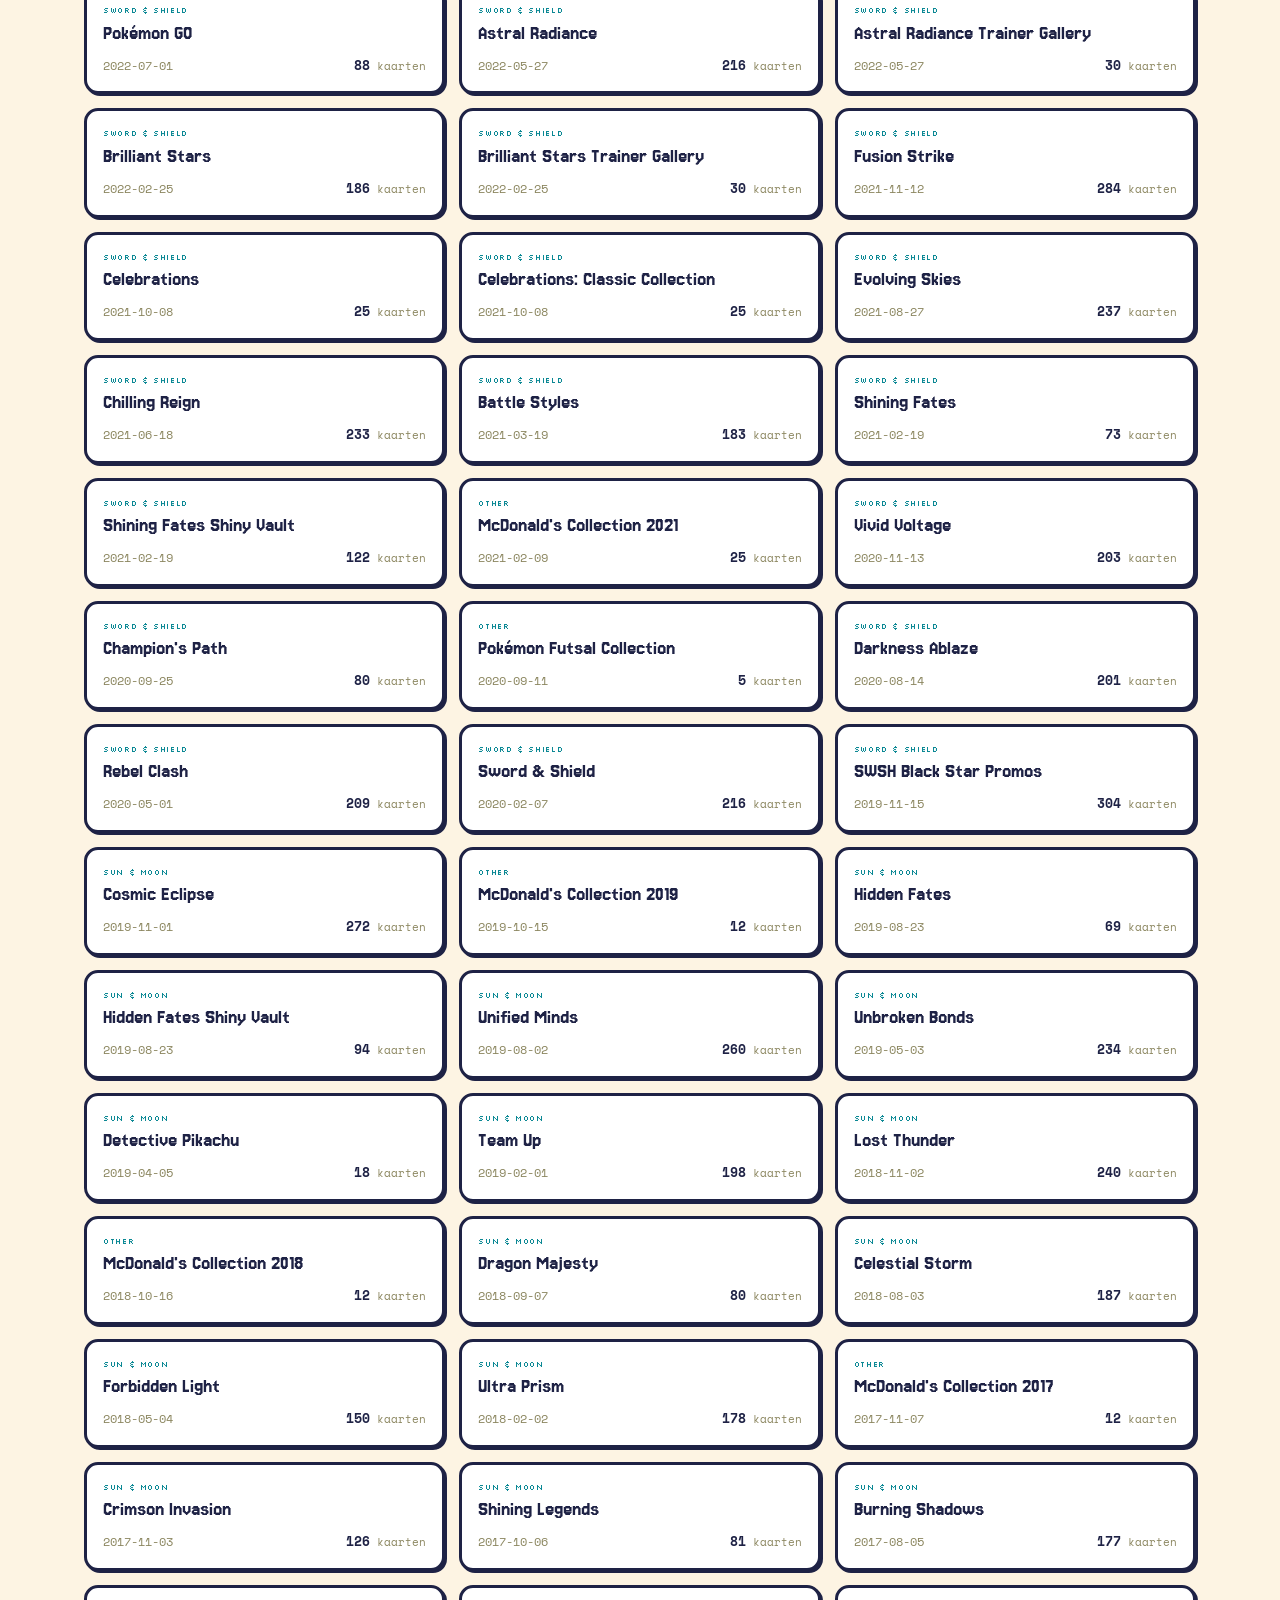
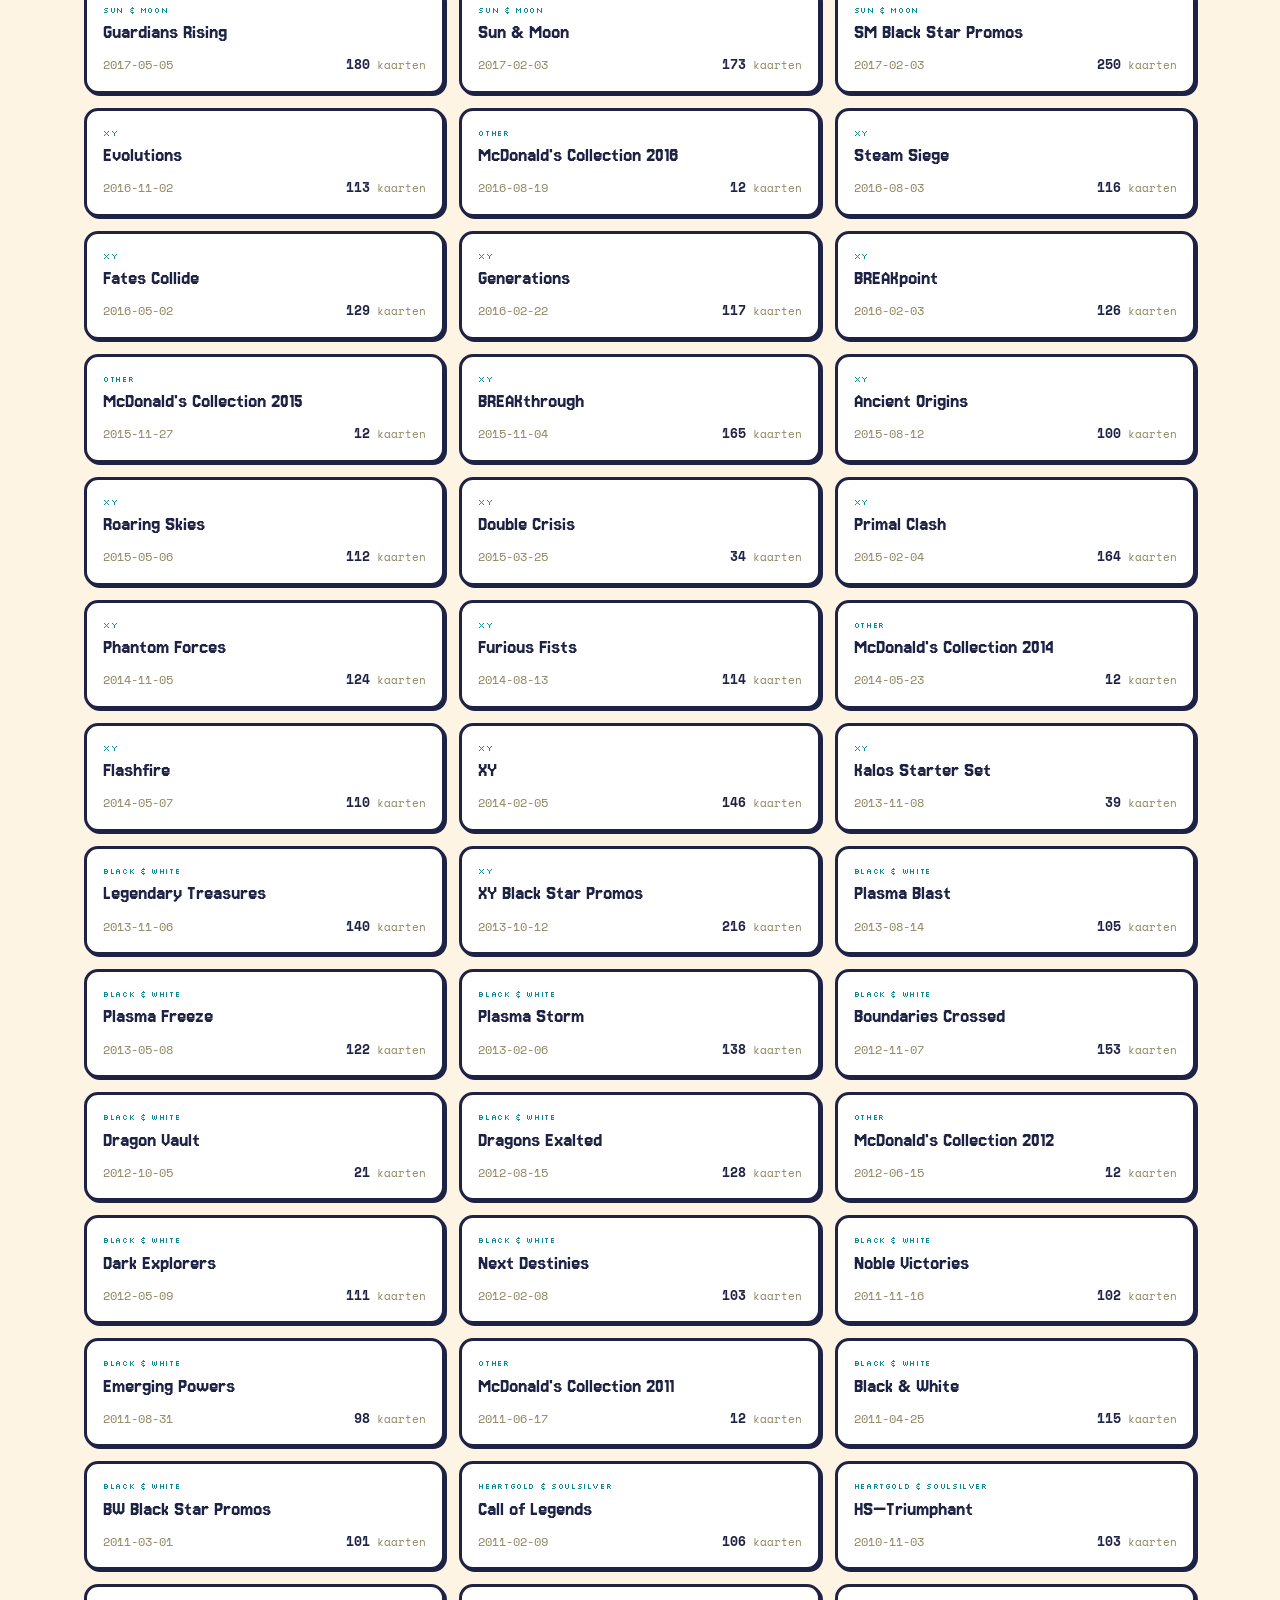
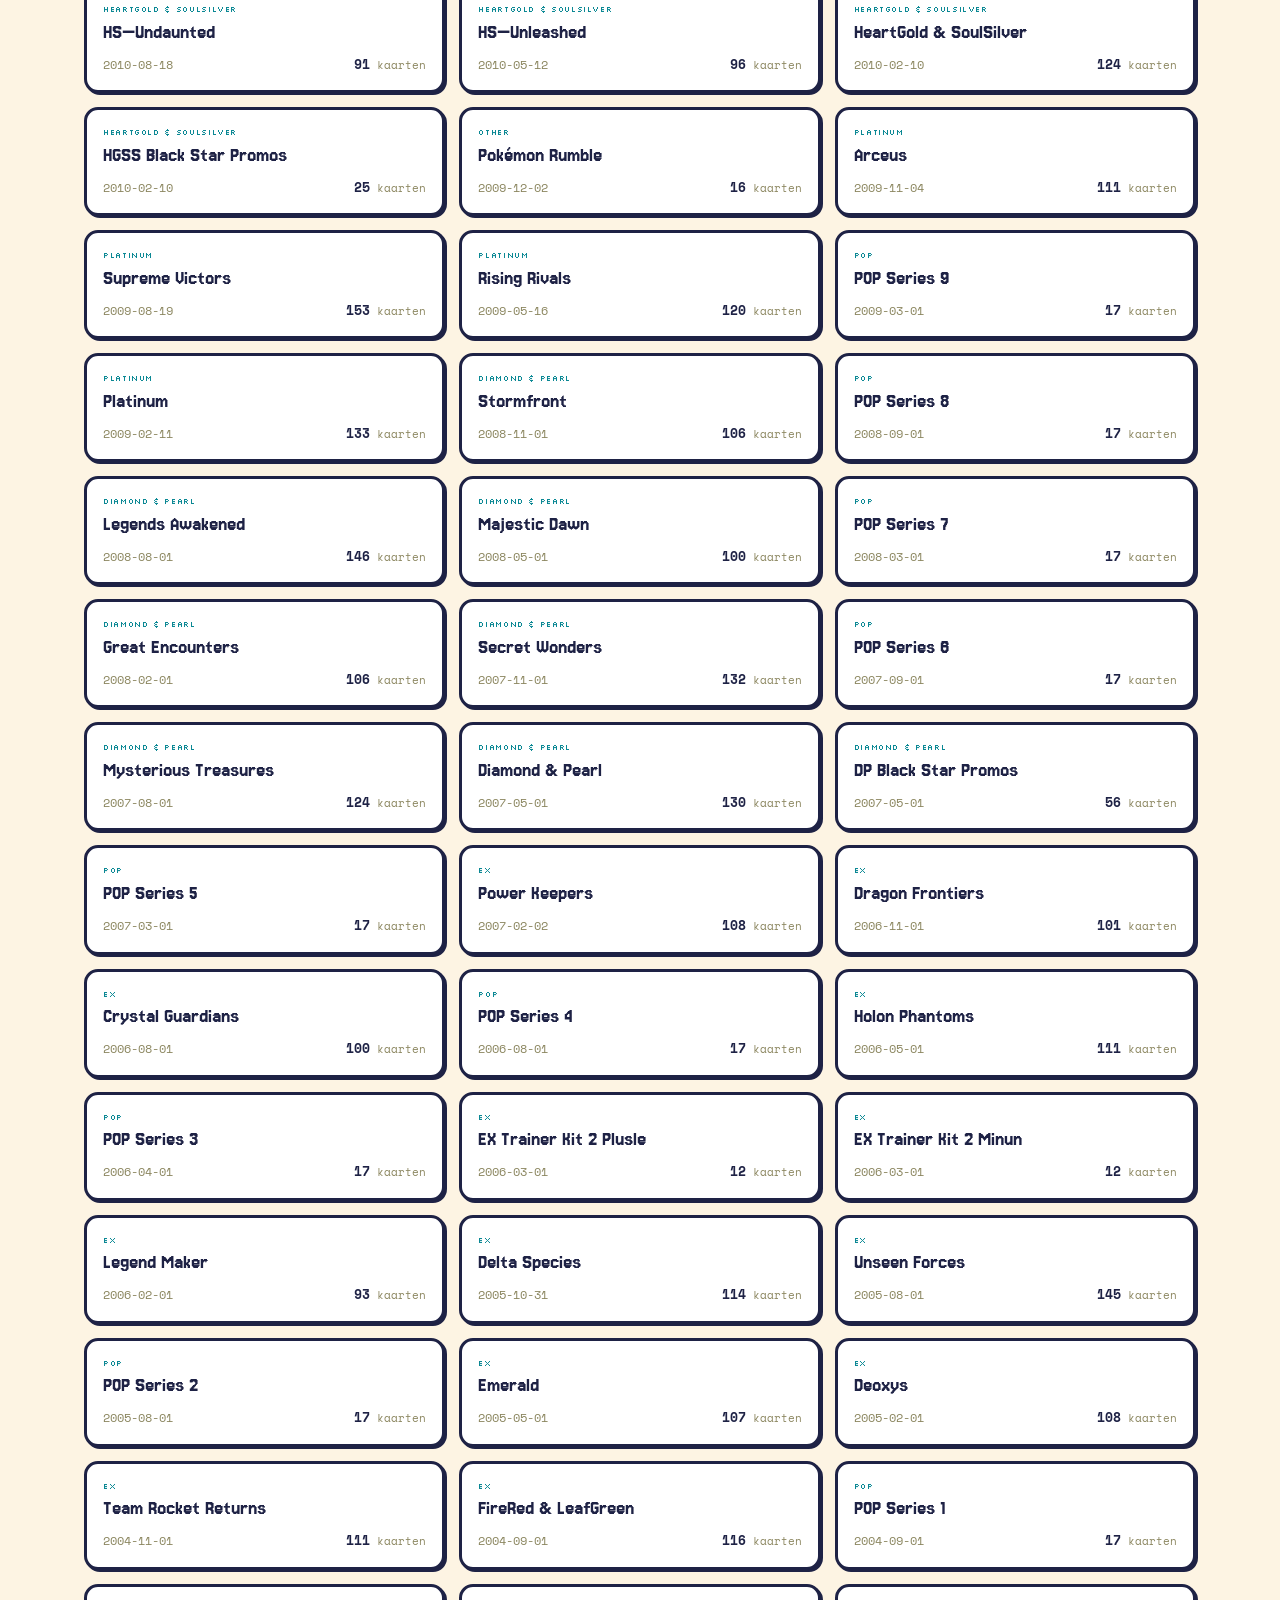
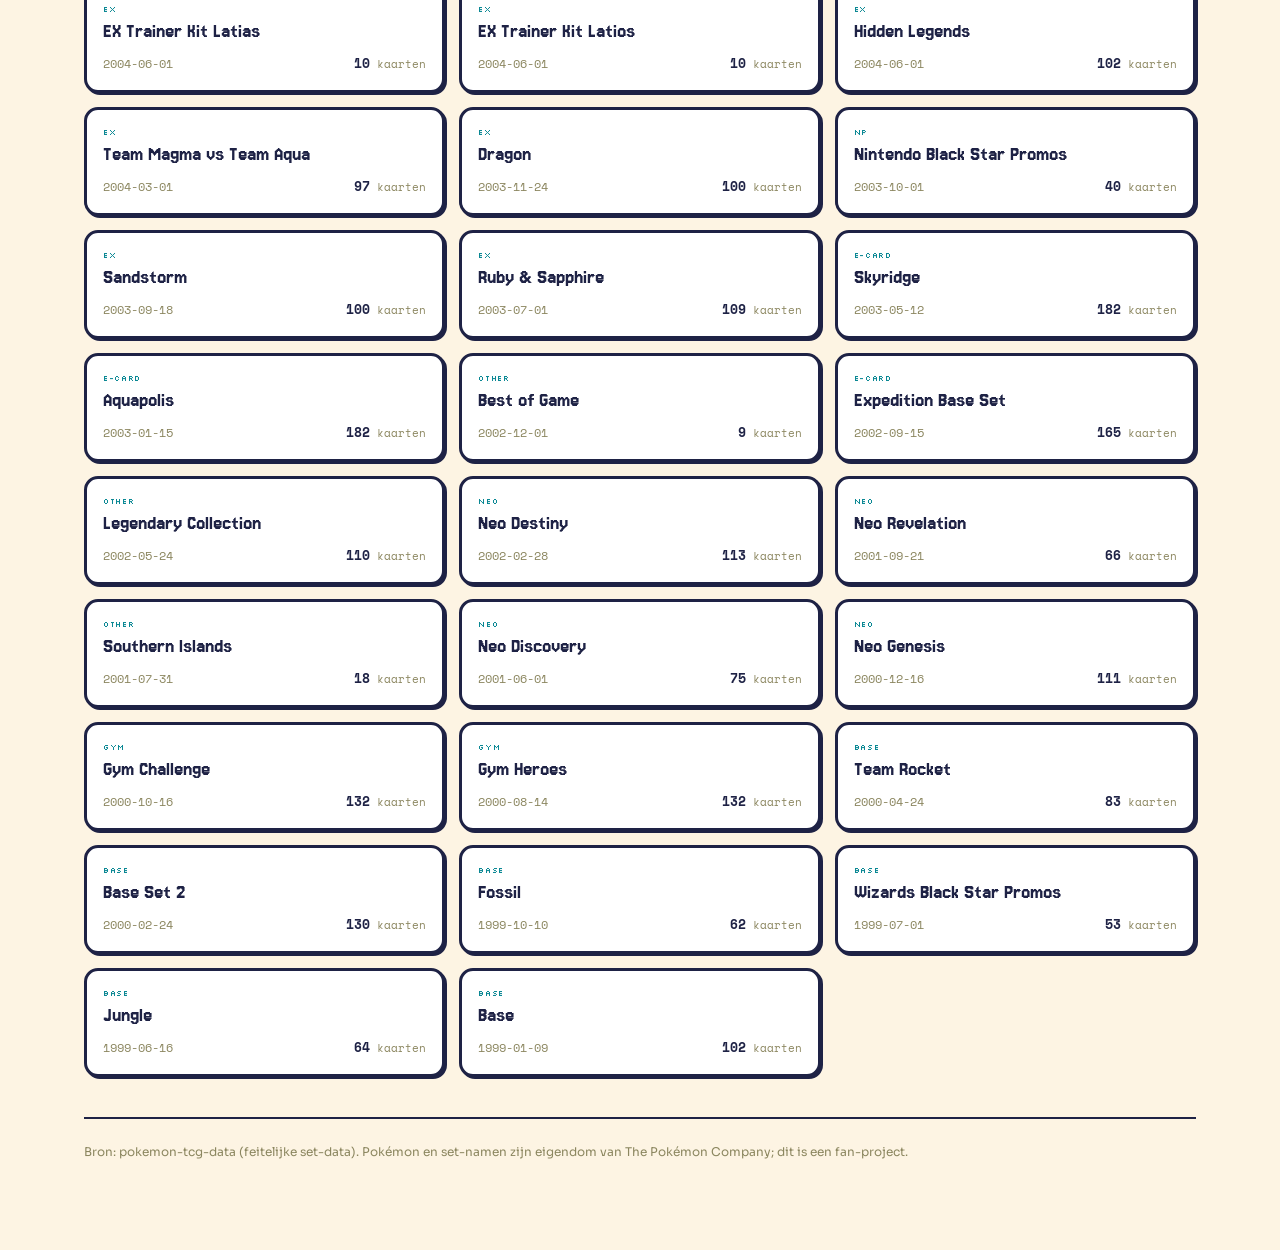
<file: database.html>
<!doctype html>
<html lang="nl">
<head>
<meta charset="utf-8">
<meta name="viewport" content="width=device-width, initial-scale=1">
<title>PocketPop — Database</title>
<meta name="description" content="Doorzoekbare database van alle Pokémon TCG-sets: serie, releasedatum en aantal kaarten.">
<link rel="stylesheet" href="pocketpop.css">
<style>
  .wrap { max-width: var(--page-max); margin: 0 auto; padding: 0 24px 64px; }
  nav { display: flex; align-items: center; justify-content: space-between; padding: 20px 0; flex-wrap: wrap; gap: 10px; }
  .brand { display: flex; align-items: center; gap: 10px; text-decoration: none; }
  .brand .wordmark { font-size: 24px; }
  .nav-links { display: flex; gap: 6px; align-items: center; flex-wrap: wrap; }
  .nav-links a:not(.btn) { font-family: var(--font-body); font-size: 14px; font-weight: 700;
    color: var(--pp-ink-soft); text-decoration: none; padding: 8px 12px; border-radius: var(--radius-md); }
  .nav-links a.here, .nav-links a:not(.btn):hover { color: var(--pp-ink); background: var(--surface-well); }
  header.head { padding: 20px 0 8px; }
  header.head h1 { font-family: var(--font-display); font-weight: 400; font-size: clamp(30px, 5vw, 48px);
    line-height: 1.05; letter-spacing: var(--tracking-display); margin: 10px 0 8px; }
  .head p { color: var(--text-secondary); max-width: 560px; }
  .head .count-line { font-family: var(--font-pixel-label); font-size: 10px; letter-spacing: var(--tracking-label);
    color: var(--text-muted); margin-top: 6px; }
  .toolbar { display: flex; gap: 10px; align-items: center; flex-wrap: wrap; margin: 18px 0; }
  .toolbar .input { flex: 1 1 220px; min-width: 160px; }
  .toolbar .select { width: 190px; }
  .grid { display: grid; grid-template-columns: repeat(3, 1fr); gap: 14px; }
  @media (max-width: 820px) { .grid { grid-template-columns: repeat(2, 1fr); } }
  @media (max-width: 520px) { .grid { grid-template-columns: 1fr; } }
  .setcard { background: var(--surface-card); border: var(--border-thick); border-radius: var(--radius-lg);
    box-shadow: var(--shadow-sticker-sm); padding: 16px; transition: transform var(--dur-fast) var(--ease-out), box-shadow var(--dur-fast) var(--ease-out); }
  .setcard:hover { transform: translate(-2px,-2px); box-shadow: var(--shadow-sticker); }
  .setcard .series { font-family: var(--font-pixel-label); font-size: 8px; letter-spacing: var(--tracking-label);
    text-transform: uppercase; color: var(--pp-teal-deep); }
  .setcard .name { font-family: var(--font-display); font-size: 21px; line-height: 1.05; margin: 6px 0 10px; }
  .setcard .meta { display: flex; justify-content: space-between; align-items: baseline; }
  .setcard .date { font-family: var(--font-mono); font-size: 12px; color: var(--text-muted); }
  .setcard .cards { font-family: var(--font-mono); font-size: 13px; font-weight: 700; }
  .setcard .cards small { color: var(--text-muted); font-weight: 400; }
  .empty { text-align: center; padding: 40px; font-family: var(--font-pixel-label); font-size: 10px;
    letter-spacing: var(--tracking-label); color: var(--text-muted); }
  footer { border-top: var(--border-mid); padding: 24px 0; margin-top: 40px; color: var(--text-muted); font-size: 12px; }
</style>
</head>
<body>
<div class="wrap">
  <nav>
    <a class="brand" href="index.html">
      <span class="blip-badge"><img src="assets/blip-white.svg" alt="" width="22"></span>
      <span class="wordmark">POCKET<b>POP</b></span>
    </a>
    <div class="nav-links">
      <a href="index.html">Home</a>
      <a href="dashboard.html">Dashboard</a>
      <a href="releases.html">Releases</a>
      <a class="here" href="database.html">Database</a>
      <a href="stock.html">Winkels</a>
      <a href="prijzen.html">Prijzen</a>
    </div>
  </nav>

  <header class="head">
    <div class="kicker" style="color:var(--pp-teal-deep);">// Database</div>
    <h1>Alle Pokémon TCG-sets</h1>
    <p>Doorzoek en filter alle sets op serie, datum en grootte. Feitelijke set-data uit <span class="mono">pokemon-tcg-data</span> — geen kaart-art.</p>
    <div class="count-line"><span id="count">0</span> van <span id="total">0</span> sets</div>
  </header>

  <div class="toolbar">
    <label class="input" style="flex:1 1 220px;"><span class="input__icon">⌕</span><input id="search" type="search" placeholder="Zoek set of serie…"></label>
    <label class="select" style="width:200px;"><select id="series"><option value="">Alle series</option></select><span class="select__arrow">▼</span></label>
    <label class="select" style="width:190px;"><select id="sort">
      <option value="date_desc">Nieuwste eerst</option>
      <option value="date_asc">Oudste eerst</option>
      <option value="name">Naam A→Z</option>
      <option value="size_desc">Grootste set</option>
    </select><span class="select__arrow">▼</span></label>
  </div>

  <div class="grid" id="grid"></div>
  <div class="empty" id="empty" style="display:none;">GEEN SETS GEVONDEN…</div>

  <footer>
    Bron: pokemon-tcg-data (feitelijke set-data). Pokémon en set-namen zijn eigendom van The Pokémon Company; dit is een fan-project.
  </footer>
</div>

<script>
  var SETS = [], state = { q: "", series: "", sort: "date_desc" };
  var gridEl = document.getElementById("grid"), emptyEl = document.getElementById("empty");

  function esc(s){ return String(s==null?"":s).replace(/[&<>"']/g,function(c){return{"&":"&amp;","<":"&lt;",">":"&gt;",'"':"&quot;","'":"&#39;"}[c];}); }

  function render() {
    var q = state.q.trim().toLowerCase();
    var list = SETS.filter(function(s){
      if (state.series && s.series !== state.series) return false;
      if (q && String(s.name).toLowerCase().indexOf(q) < 0 && String(s.series||"").toLowerCase().indexOf(q) < 0) return false;
      return true;
    });
    var byName = function(a,b){ return String(a.name).localeCompare(String(b.name),"nl"); };
    var sorters = {
      date_desc: function(a,b){ return (b.releaseDate||"").localeCompare(a.releaseDate||""); },
      date_asc:  function(a,b){ return (a.releaseDate||"").localeCompare(b.releaseDate||""); },
      name: byName,
      size_desc: function(a,b){ return (b.total||0)-(a.total||0) || byName(a,b); },
    };
    list.sort(sorters[state.sort] || sorters.date_desc);

    document.getElementById("count").textContent = list.length;
    emptyEl.style.display = list.length ? "none" : "block";
    gridEl.innerHTML = list.map(function(s){
      return '<div class="setcard">'
        + '<div class="series">'+esc(s.series||"—")+'</div>'
        + '<div class="name">'+esc(s.name)+'</div>'
        + '<div class="meta"><span class="date">'+esc((s.releaseDate||"?").replace(/\//g,"-"))+'</span>'
        + '<span class="cards">'+ (s.total!=null?s.total:'?') +'<small> kaarten</small></span></div>'
        + '</div>';
    }).join("");
  }

  document.getElementById("search").addEventListener("input", function(e){ state.q = e.target.value; render(); });
  document.getElementById("series").addEventListener("change", function(e){ state.series = e.target.value; render(); });
  document.getElementById("sort").addEventListener("change", function(e){ state.sort = e.target.value; render(); });

  fetch("tcg-sets.json").then(function(r){ return r.json(); }).then(function(data){
    SETS = data;
    document.getElementById("total").textContent = data.length;
    var series = [...new Set(data.map(function(s){ return s.series; }).filter(Boolean))].sort();
    document.getElementById("series").innerHTML = '<option value="">Alle series</option>'
      + series.map(function(x){ return '<option value="'+esc(x)+'">'+esc(x)+'</option>'; }).join("");
    render();
  }).catch(function(){ emptyEl.textContent = "KON DATA NIET LADEN"; emptyEl.style.display = "block"; });
</script>
</body>
</html>
</file>
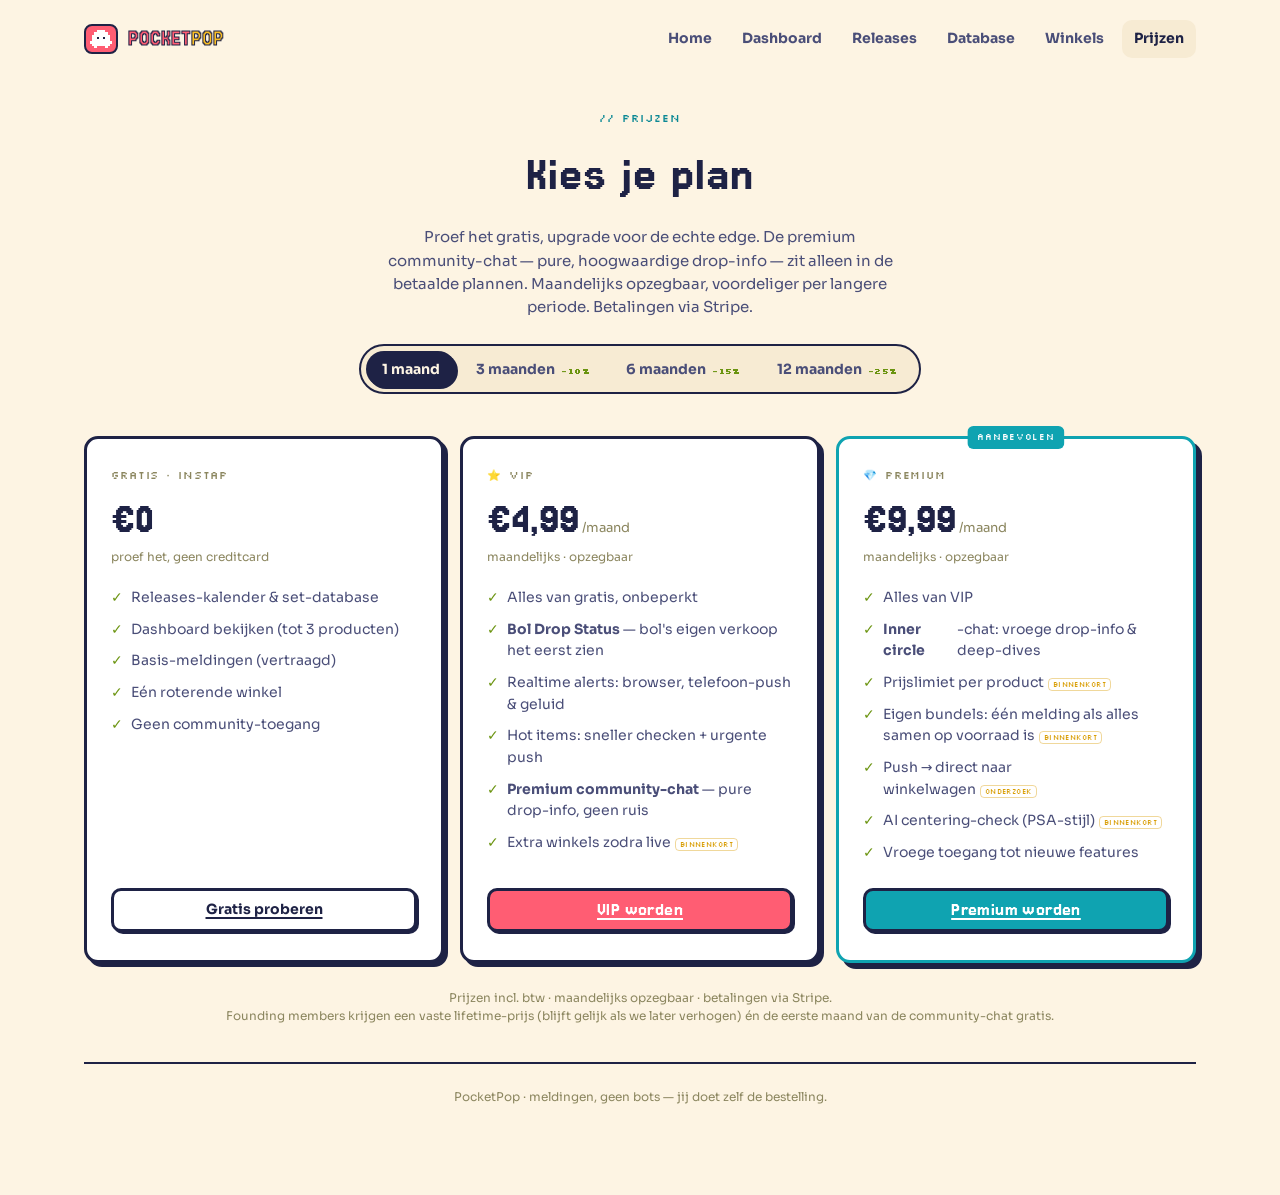
<file: prijzen.html>
<!doctype html>
<html lang="nl">
<head>
<meta charset="utf-8">
<meta name="viewport" content="width=device-width, initial-scale=1">
<title>PocketPop — Prijzen</title>
<meta name="description" content="Kies je PocketPop-plan: gratis starten, VIP of Premium. Maandelijks opzegbaar, voordeliger per langere periode.">
<link rel="stylesheet" href="pocketpop.css">
<style>
  .wrap { max-width: var(--page-max); margin: 0 auto; padding: 0 24px 64px; }
  nav { display: flex; align-items: center; justify-content: space-between; padding: 20px 0; flex-wrap: wrap; gap: 10px; }
  .brand { display: flex; align-items: center; gap: 10px; text-decoration: none; }
  .brand .wordmark { font-size: 24px; }
  .nav-links { display: flex; gap: 6px; align-items: center; flex-wrap: wrap; }
  .nav-links a:not(.btn) { font-family: var(--font-body); font-size: 14px; font-weight: 700;
    color: var(--pp-ink-soft); text-decoration: none; padding: 8px 12px; border-radius: var(--radius-md); }
  .nav-links a.here, .nav-links a:not(.btn):hover { color: var(--pp-ink); background: var(--surface-well); }

  .head { text-align: center; padding: 32px 0 8px; }
  .head h1 { font-family: var(--font-display); font-weight: 400; font-size: clamp(32px, 5vw, 52px);
    letter-spacing: var(--tracking-display); margin: 8px 0 10px; }
  .head p { color: var(--text-secondary); max-width: 520px; margin: 0 auto; }

  .toggle { display: inline-flex; gap: 4px; margin: 26px auto 0; padding: 5px; background: var(--surface-well);
    border: var(--border-mid); border-radius: var(--radius-pill); }
  .toggle button { position: relative; font-family: var(--font-body); font-weight: 700; font-size: 14px;
    padding: 9px 16px; border: 0; background: transparent; color: var(--pp-ink-soft); border-radius: var(--radius-pill); cursor: pointer; }
  .toggle button.active { background: var(--pp-ink); color: var(--pp-paper); box-shadow: var(--shadow-sticker-sm); }
  .toggle .save { font-family: var(--font-pixel-label); font-size: 8px; letter-spacing: .06em; color: var(--pp-lime-deep); margin-left: 6px; }
  .toggle button.active .save { color: var(--pp-lime); }
  .center { text-align: center; }

  .plans { display: grid; grid-template-columns: repeat(3, 1fr); gap: 16px; margin-top: 34px; align-items: stretch; }
  @media (max-width: 860px) { .plans { grid-template-columns: 1fr; } .nav-links a:not(.btn){ display:none; } }
  .plan { display: flex; flex-direction: column; padding: 28px 24px; position: relative; }
  .plan.pop { border-color: var(--pp-teal); box-shadow: var(--shadow-sticker-lg); }
  .plan .ribbon { position: absolute; top: -13px; left: 50%; transform: translateX(-50%); }
  .plan__name { font-family: var(--font-pixel-label); font-size: 11px; letter-spacing: var(--tracking-label);
    text-transform: uppercase; color: var(--text-muted); display: flex; align-items: center; gap: 6px; }
  .plan__price { font-family: var(--font-display); font-size: 46px; line-height: 1; margin: 12px 0 0; }
  .plan__price .per { font-family: var(--font-body); font-size: 13px; color: var(--text-muted); font-weight: 400; }
  .plan__bill { font-size: 12px; color: var(--text-muted); margin: 6px 0 20px; min-height: 18px; }
  .plan ul { list-style: none; padding: 0; margin: 0 0 24px; display: grid; gap: 10px; font-size: 14px; color: var(--text-secondary); }
  .plan li { display: flex; gap: 8px; align-items: flex-start; }
  .plan li::before { content: "✓"; color: var(--pp-lime-deep); font-weight: 700; flex: 0 0 auto; }
  .plan li .soon { font-family: var(--font-pixel-label); font-size: 7px; letter-spacing: .06em; color: var(--pp-amber-deep);
    border: 1px solid rgba(217,158,6,.4); border-radius: 4px; padding: 1px 4px; margin-left: 4px; white-space: nowrap; }
  .plan .btn { margin-top: auto; text-align: center; justify-content: center; }
  .note { text-align: center; color: var(--text-muted); font-size: 12px; margin-top: 26px; }
  footer { border-top: var(--border-mid); padding: 24px 0; margin-top: 36px; color: var(--text-muted); font-size: 12px; text-align: center; }
</style>
</head>
<body>
<div class="wrap">
  <nav>
    <a class="brand" href="index.html">
      <span class="blip-badge"><img src="assets/blip-white.svg" alt="" width="22"></span>
      <span class="wordmark">POCKET<b>POP</b></span>
    </a>
    <div class="nav-links">
      <a href="index.html">Home</a>
      <a href="dashboard.html">Dashboard</a>
      <a href="releases.html">Releases</a>
      <a href="database.html">Database</a>
      <a href="stock.html">Winkels</a>
      <a class="here" href="prijzen.html">Prijzen</a>
    </div>
  </nav>

  <div class="head">
    <div class="kicker" style="color:var(--pp-teal-deep);">// Prijzen</div>
    <h1>Kies je plan</h1>
    <p>Proef het gratis, upgrade voor de echte edge. De premium community-chat — pure, hoogwaardige drop-info — zit alleen in de betaalde plannen. Maandelijks opzegbaar, voordeliger per langere periode. Betalingen via Stripe.</p>
    <div class="center">
      <div class="toggle" id="toggle">
        <button data-term="1" class="active">1 maand</button>
        <button data-term="3">3 maanden<span class="save">-10%</span></button>
        <button data-term="6">6 maanden<span class="save">-15%</span></button>
        <button data-term="12">12 maanden<span class="save">-25%</span></button>
      </div>
    </div>
  </div>

  <div class="plans">
    <!-- GRATIS / INSTAP -->
    <div class="card plan">
      <div class="plan__name">Gratis · instap</div>
      <div class="plan__price">€0</div>
      <div class="plan__bill">proef het, geen creditcard</div>
      <ul>
        <li>Releases-kalender &amp; set-database</li>
        <li>Dashboard bekijken (tot 3 producten)</li>
        <li>Basis-meldingen (vertraagd)</li>
        <li>Eén roterende winkel</li>
        <li>Geen community-toegang</li>
      </ul>
      <a class="btn btn--neutral btn--body" href="dashboard.html">Gratis proberen</a>
    </div>

    <!-- VIP -->
    <div class="card plan">
      <div class="plan__name">⭐ VIP</div>
      <div class="plan__price" data-base="4.99"><span class="amt">€4,99</span><span class="per"> /maand</span></div>
      <div class="plan__bill" data-bill></div>
      <ul>
        <li>Alles van gratis, onbeperkt</li>
        <li><span><b>Bol Drop Status</b> — bol's eigen verkoop het eerst zien</span></li>
        <li>Realtime alerts: browser, telefoon-push &amp; geluid</li>
        <li>Hot items: sneller checken + urgente push</li>
        <li><span><b>Premium community-chat</b> — pure drop-info, geen ruis</span></li>
        <li><span>Extra winkels zodra live<span class="soon">binnenkort</span></span></li>
      </ul>
      <a class="btn" href="#" data-plan="vip">VIP worden</a>
    </div>

    <!-- PREMIUM -->
    <div class="card plan pop">
      <span class="ribbon badge badge--teal">AANBEVOLEN</span>
      <div class="plan__name">💎 Premium</div>
      <div class="plan__price" data-base="9.99"><span class="amt">€9,99</span><span class="per"> /maand</span></div>
      <div class="plan__bill" data-bill></div>
      <ul>
        <li>Alles van VIP</li>
        <li><b>Inner circle</b>-chat: vroege drop-info &amp; deep-dives</li>
        <li><span>Prijslimiet per product<span class="soon">binnenkort</span></span></li>
        <li><span>Eigen bundels: één melding als alles samen op voorraad is<span class="soon">binnenkort</span></span></li>
        <li><span>Push → direct naar winkelwagen<span class="soon">onderzoek</span></span></li>
        <li><span>AI centering-check (PSA-stijl)<span class="soon">binnenkort</span></span></li>
        <li>Vroege toegang tot nieuwe features</li>
      </ul>
      <a class="btn btn--secondary" href="#" data-plan="premium">Premium worden</a>
    </div>
  </div>

  <p class="note">Prijzen incl. btw · maandelijks opzegbaar · betalingen via Stripe.<br>
    Founding members krijgen een vaste lifetime-prijs (blijft gelijk als we later verhogen) én de eerste maand van de community-chat gratis.</p>

  <footer>PocketPop · meldingen, geen bots — jij doet zelf de bestelling.</footer>
</div>

<script>
  // Kortingen per periode (beter dan de standaard 5/10/20).
  var DISCOUNT = { "1": 0, "3": 0.10, "6": 0.15, "12": 0.25 };
  var term = "1";

  // Stripe Payment Links — vul per plan+periode een link in (geen backend nodig).
  // Voorbeeld: STRIPE_LINKS.vip["12"] = "https://buy.stripe.com/xxx";
  var STRIPE_LINKS = { vip: {}, premium: {} };

  function euro(v) { return "€" + v.toFixed(2).replace(".", ","); }

  function render() {
    var d = DISCOUNT[term];
    document.querySelectorAll(".plan__price[data-base]").forEach(function (el) {
      var base = parseFloat(el.dataset.base);
      var monthly = base * (1 - d);
      el.querySelector(".amt").textContent = euro(monthly);
      var bill = el.parentElement.querySelector("[data-bill]");
      if (term === "1") {
        bill.textContent = "maandelijks · opzegbaar";
      } else {
        var total = monthly * parseInt(term, 10);
        bill.textContent = "€" + total.toFixed(2).replace(".", ",") + " per " + term + " mnd" +
          (d ? "  ·  " + Math.round(d * 100) + "% korting" : "");
      }
    });
  }

  document.querySelectorAll("#toggle button").forEach(function (b) {
    b.addEventListener("click", function () {
      document.querySelectorAll("#toggle button").forEach(function (x) { x.classList.remove("active"); });
      b.classList.add("active");
      term = b.dataset.term;
      render();
    });
  });

  document.querySelectorAll("[data-plan]").forEach(function (btn) {
    btn.addEventListener("click", function (e) {
      var link = (STRIPE_LINKS[btn.dataset.plan] || {})[term];
      if (link) { window.location.href = link; }
      else { e.preventDefault(); alert("Stripe-betaallink voor dit plan is nog niet ingesteld.\n(Founding-member beta: VIP-features zijn nu gratis via 'Start gratis'.)"); }
    });
  });

  render();
</script>
</body>
</html>
</file>
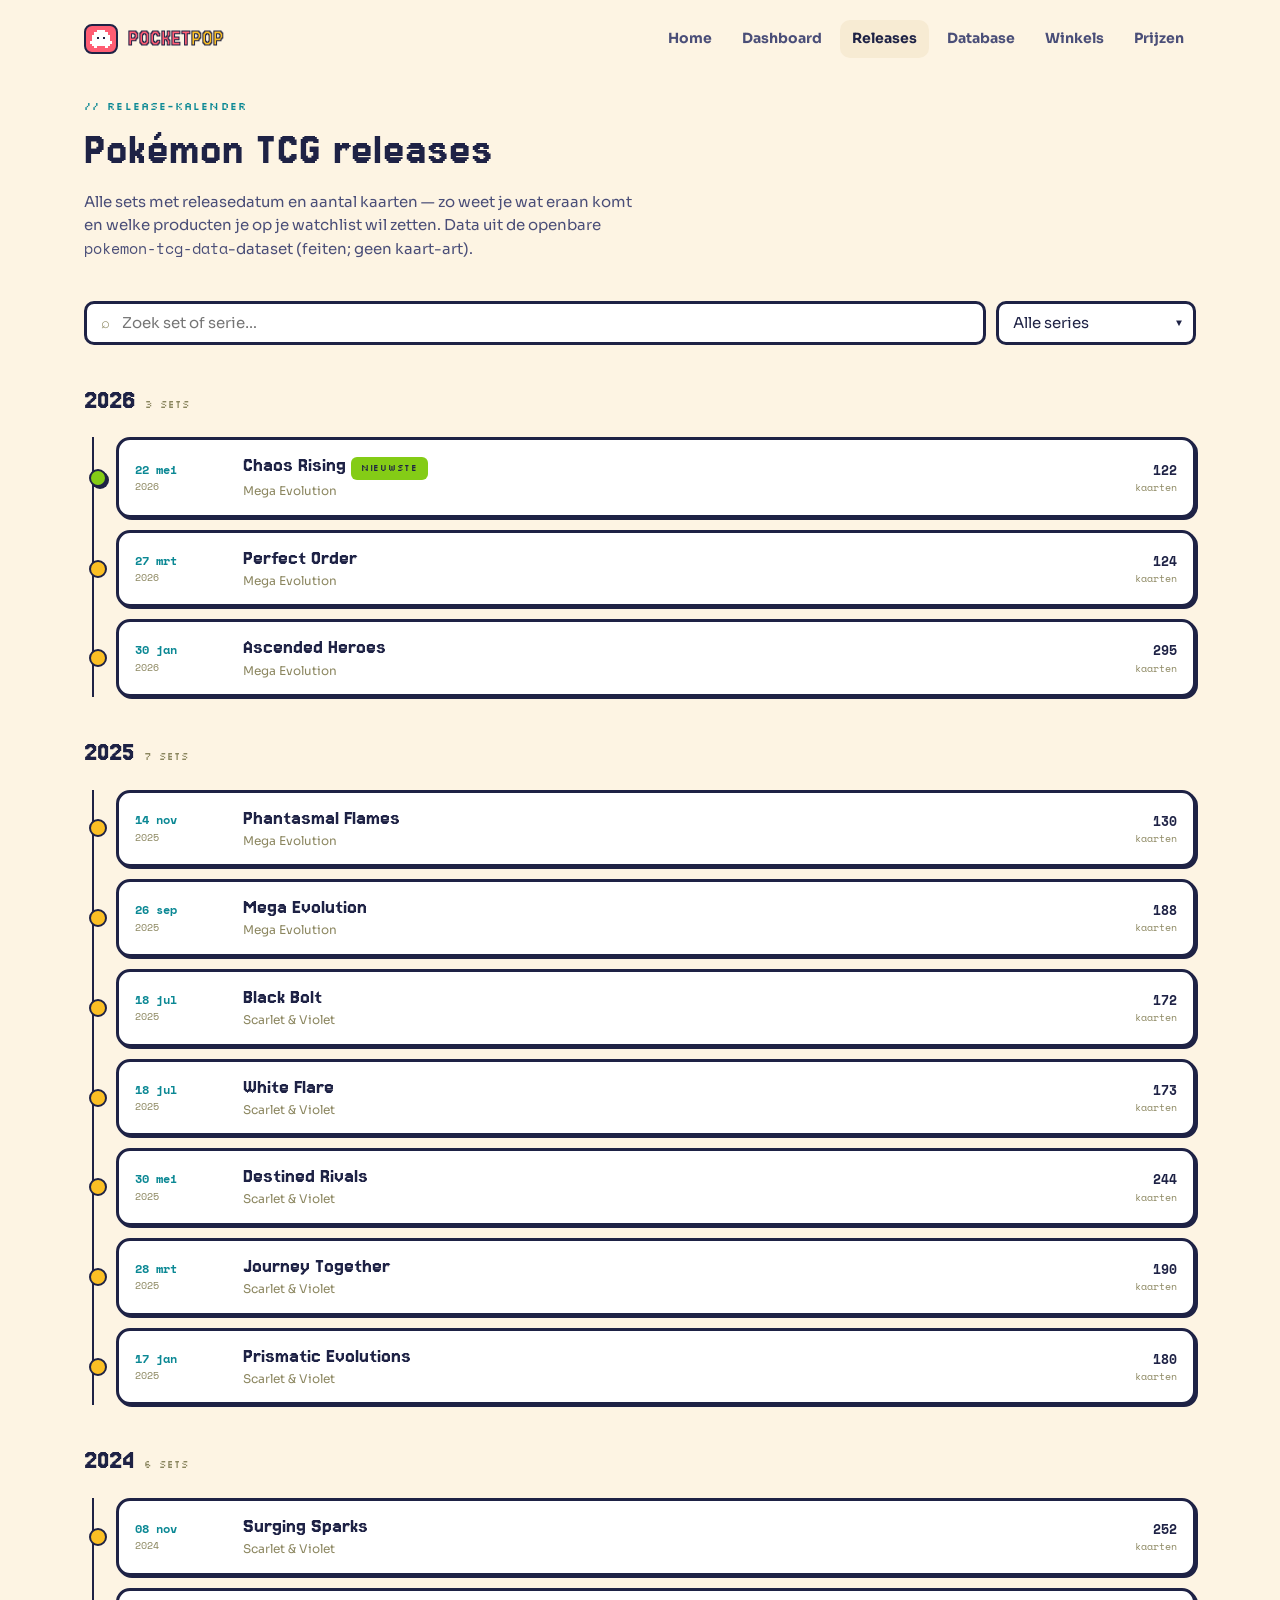
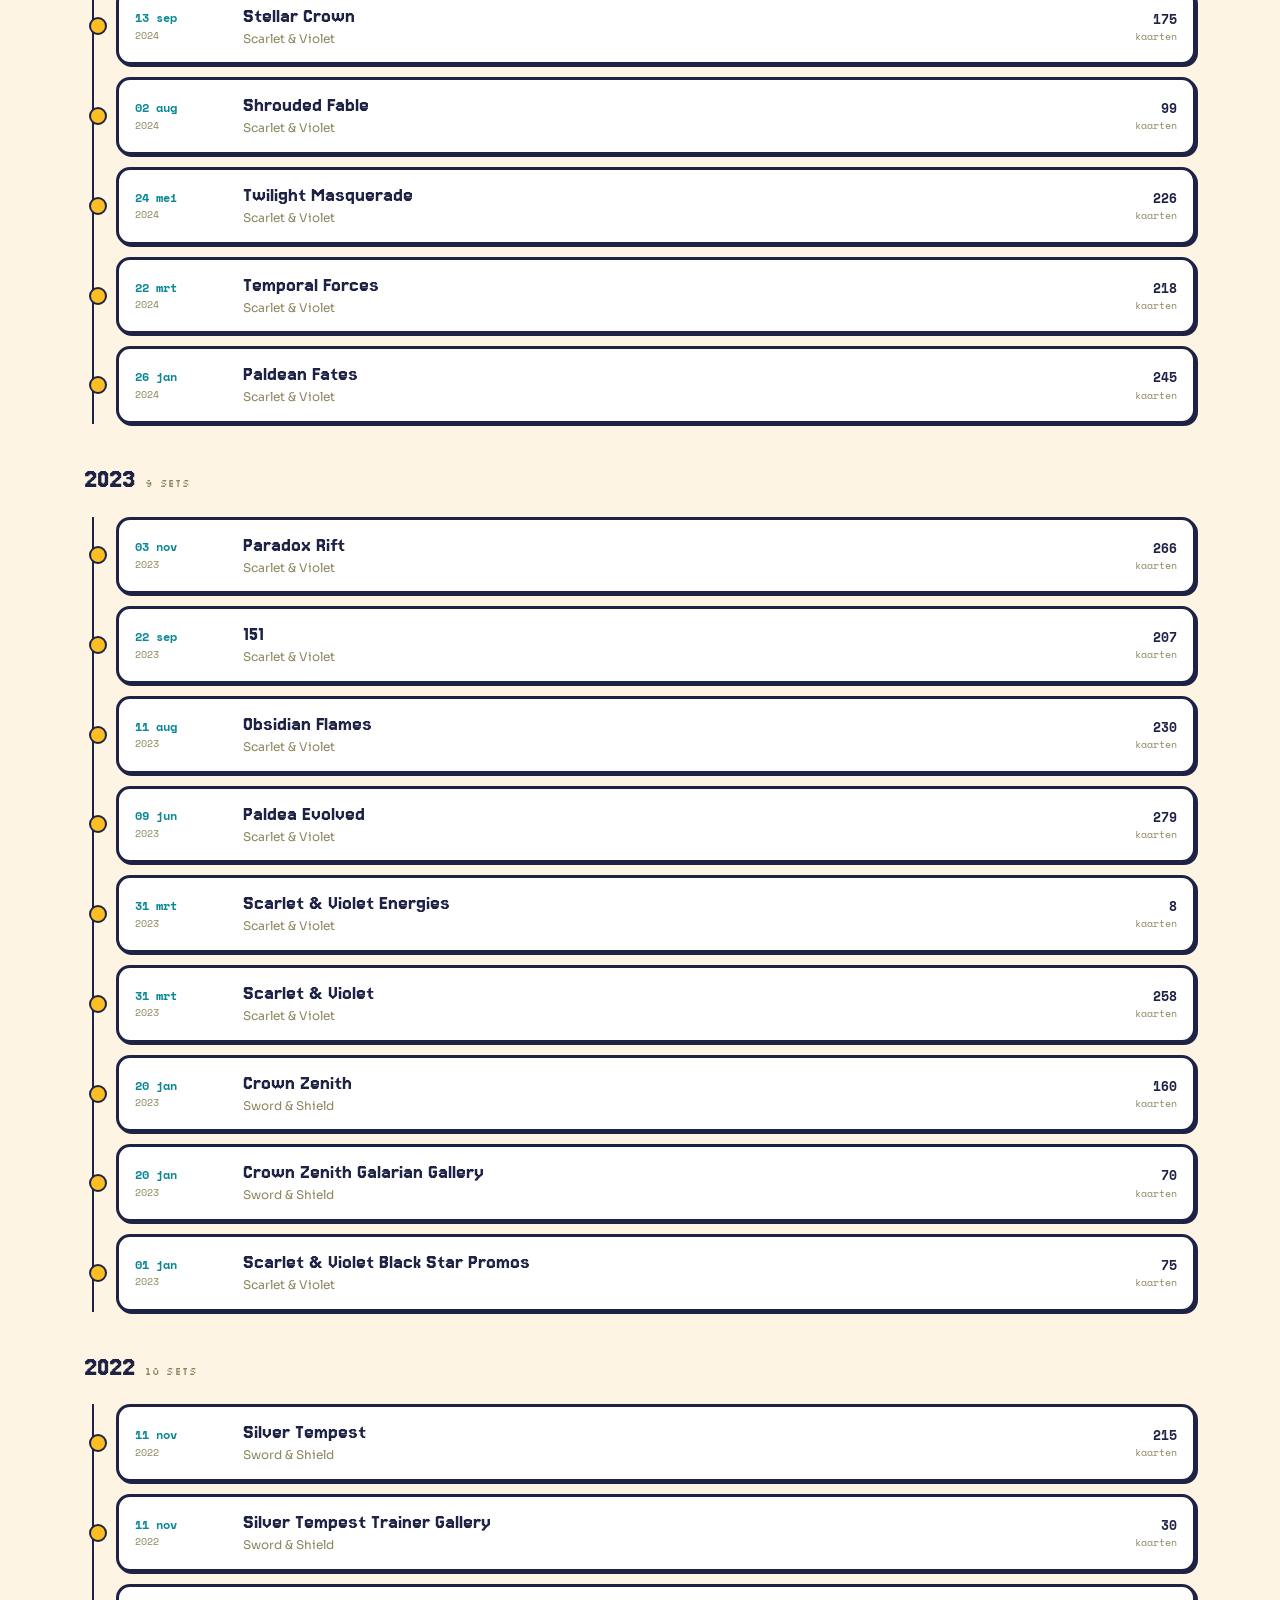
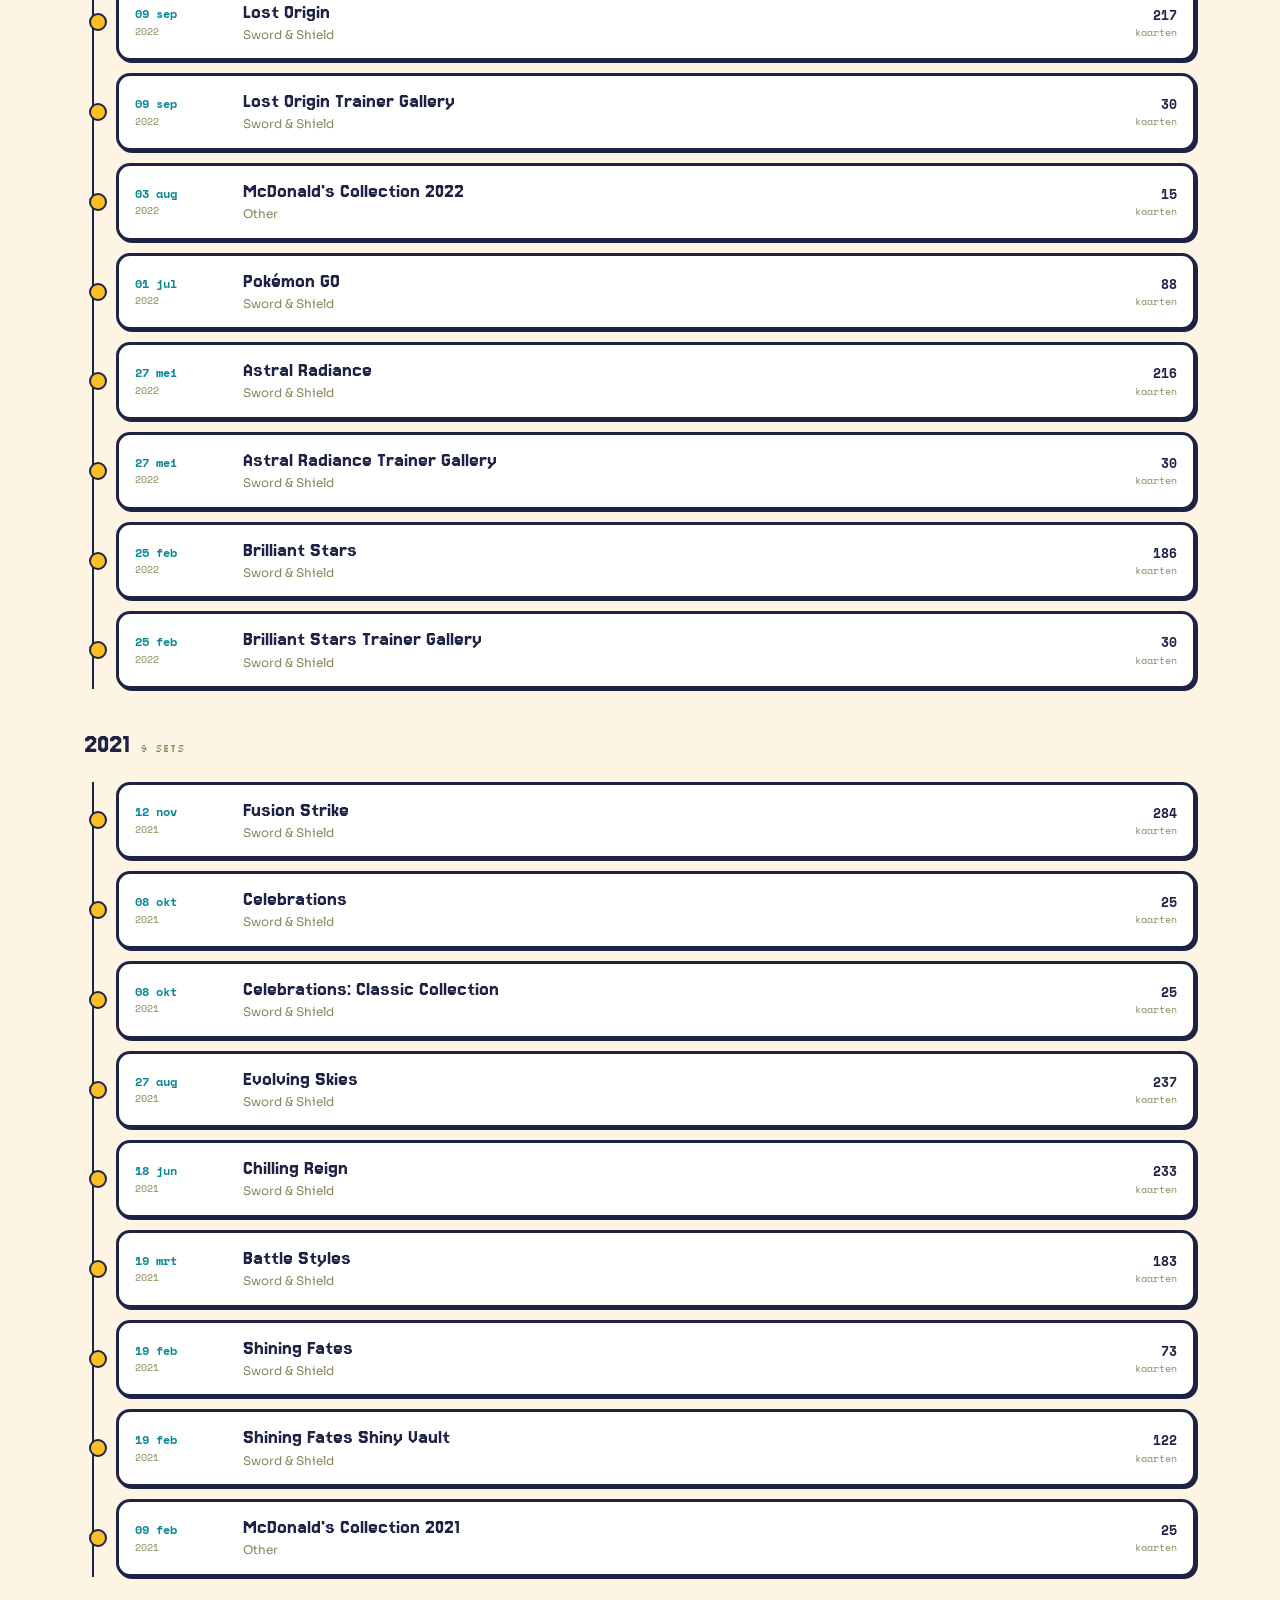
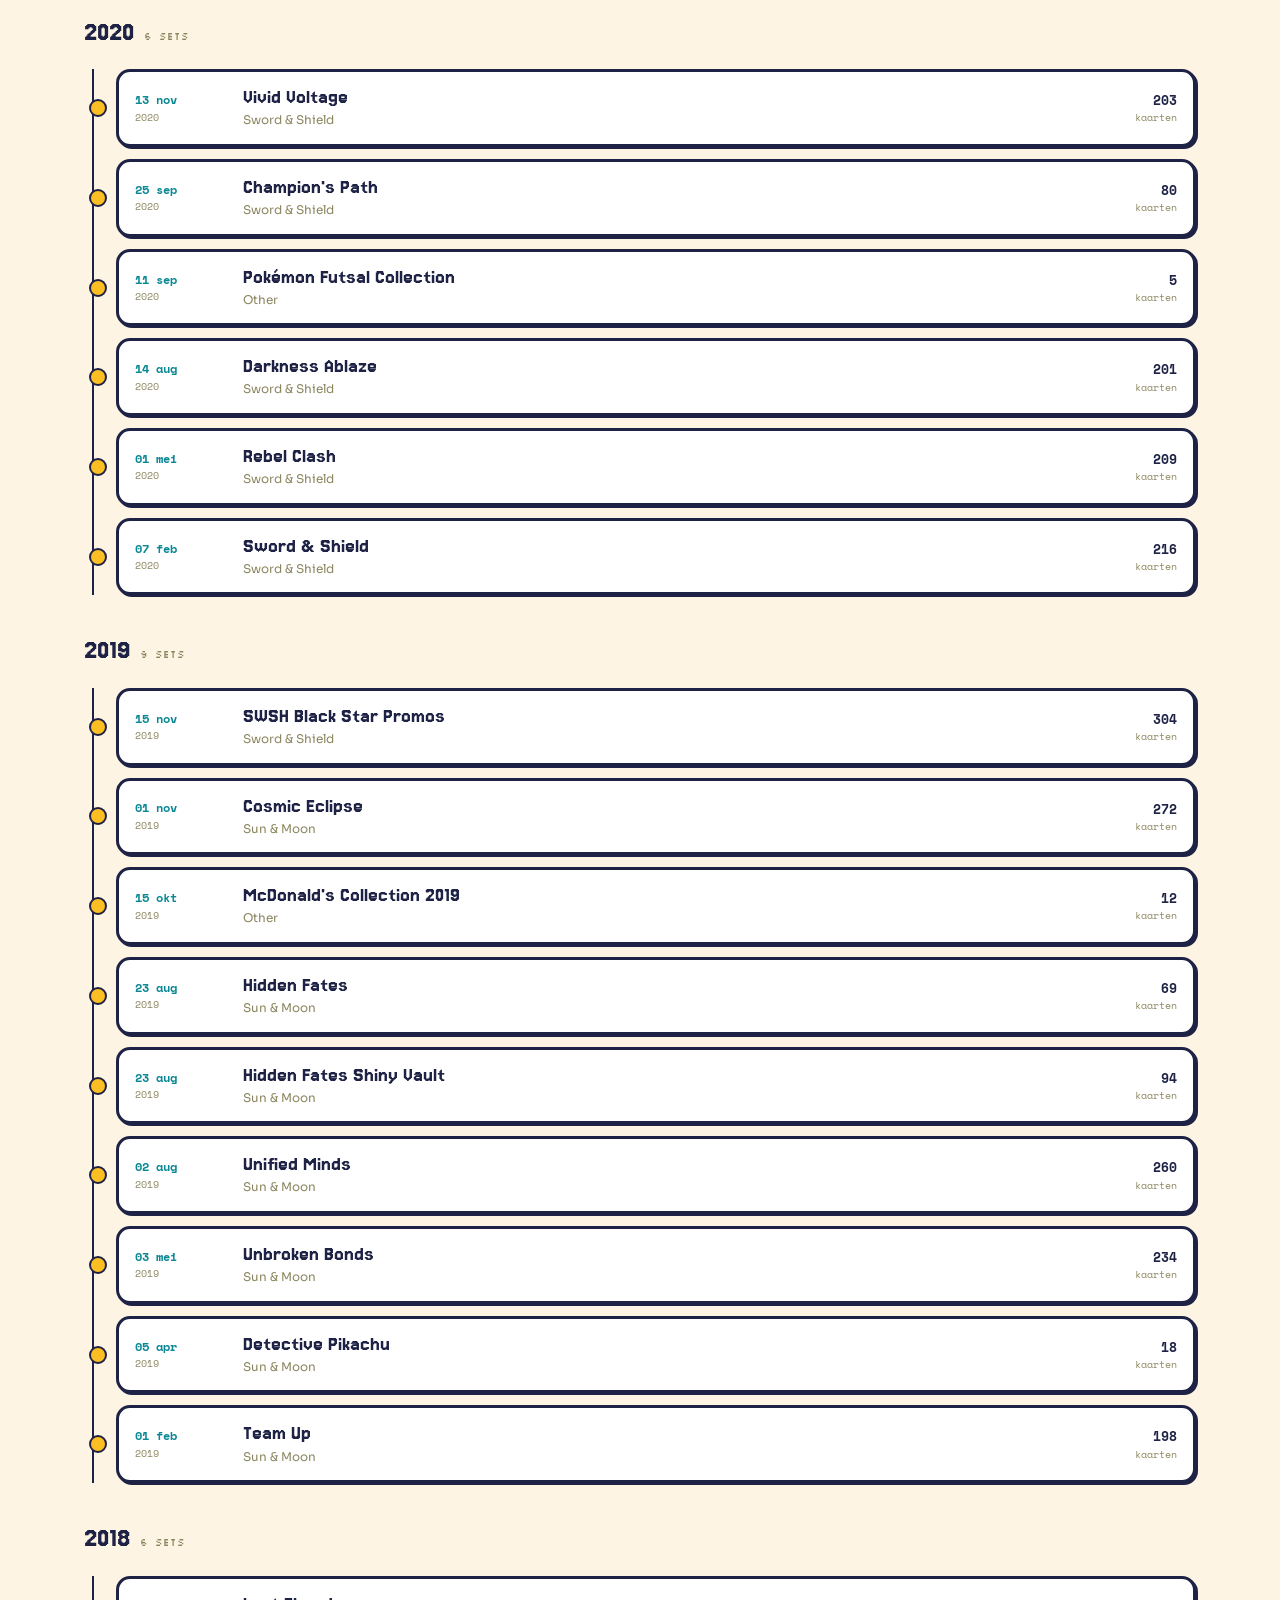
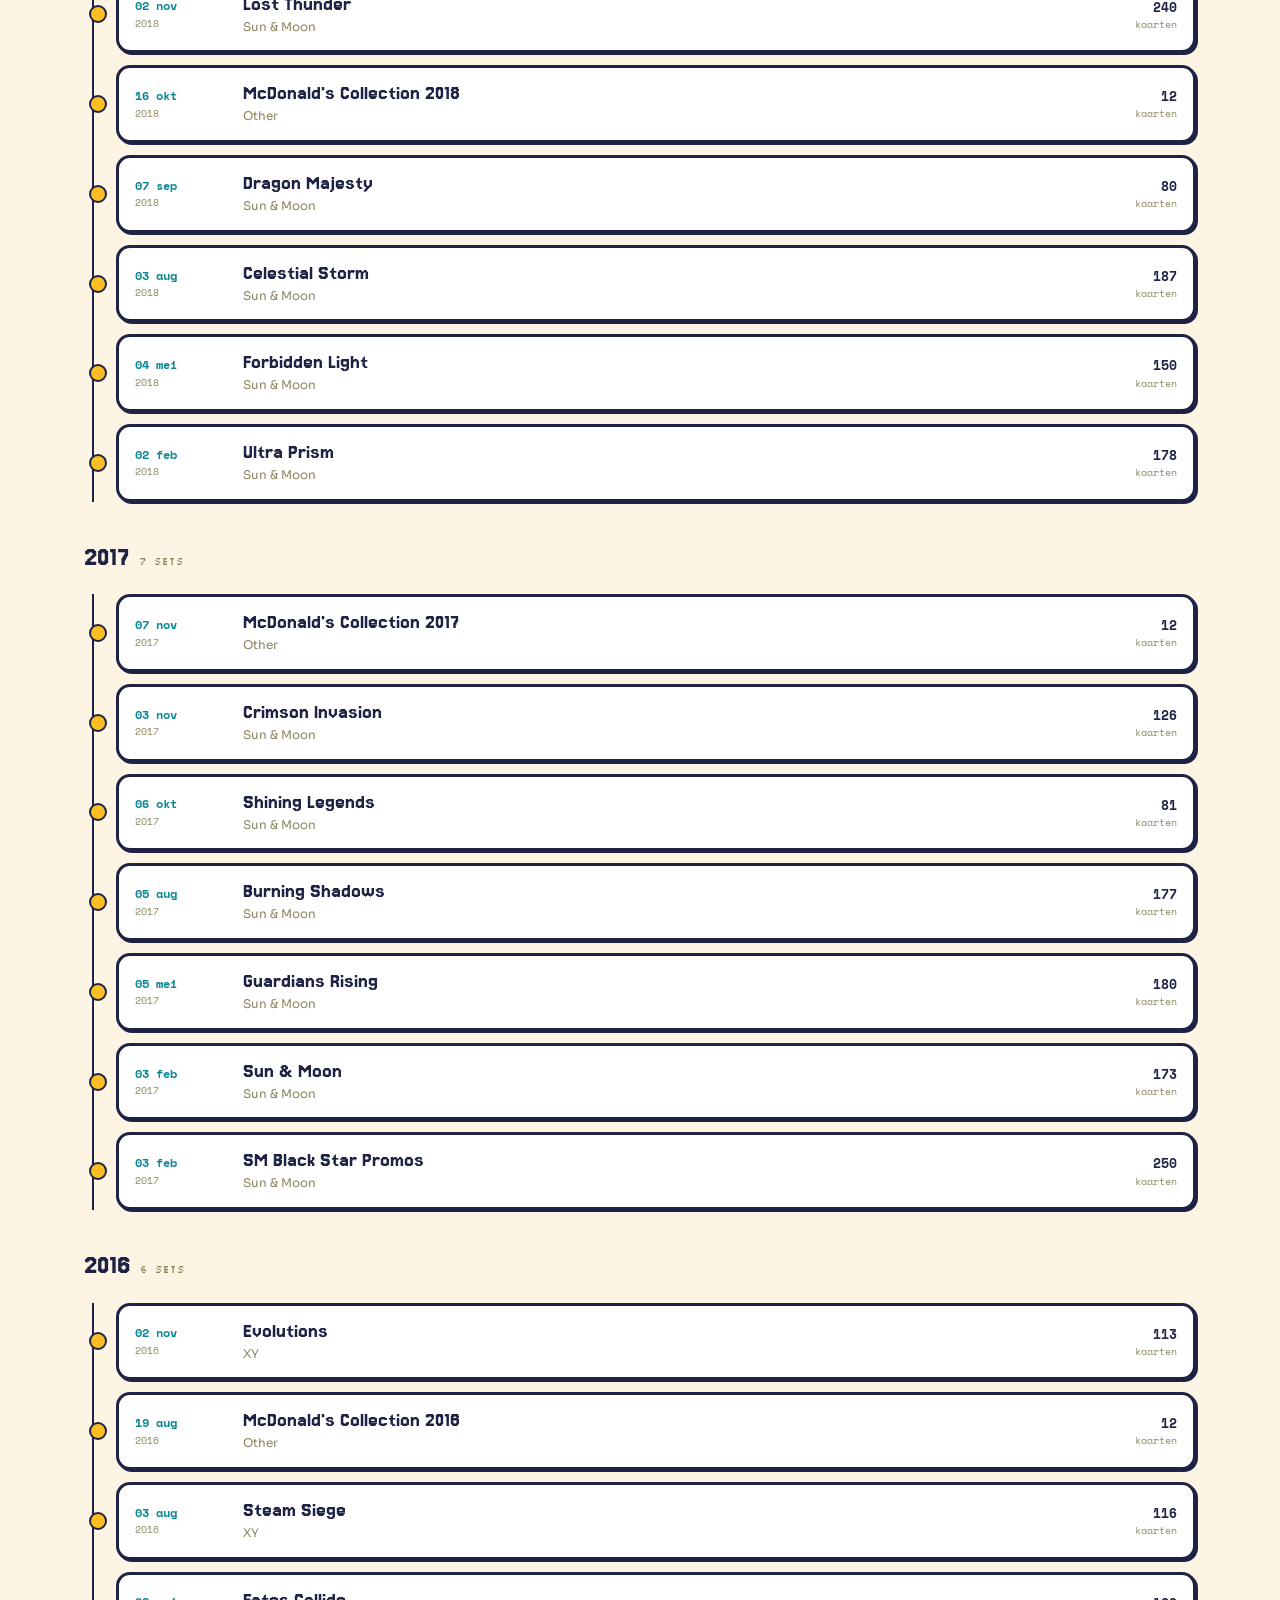
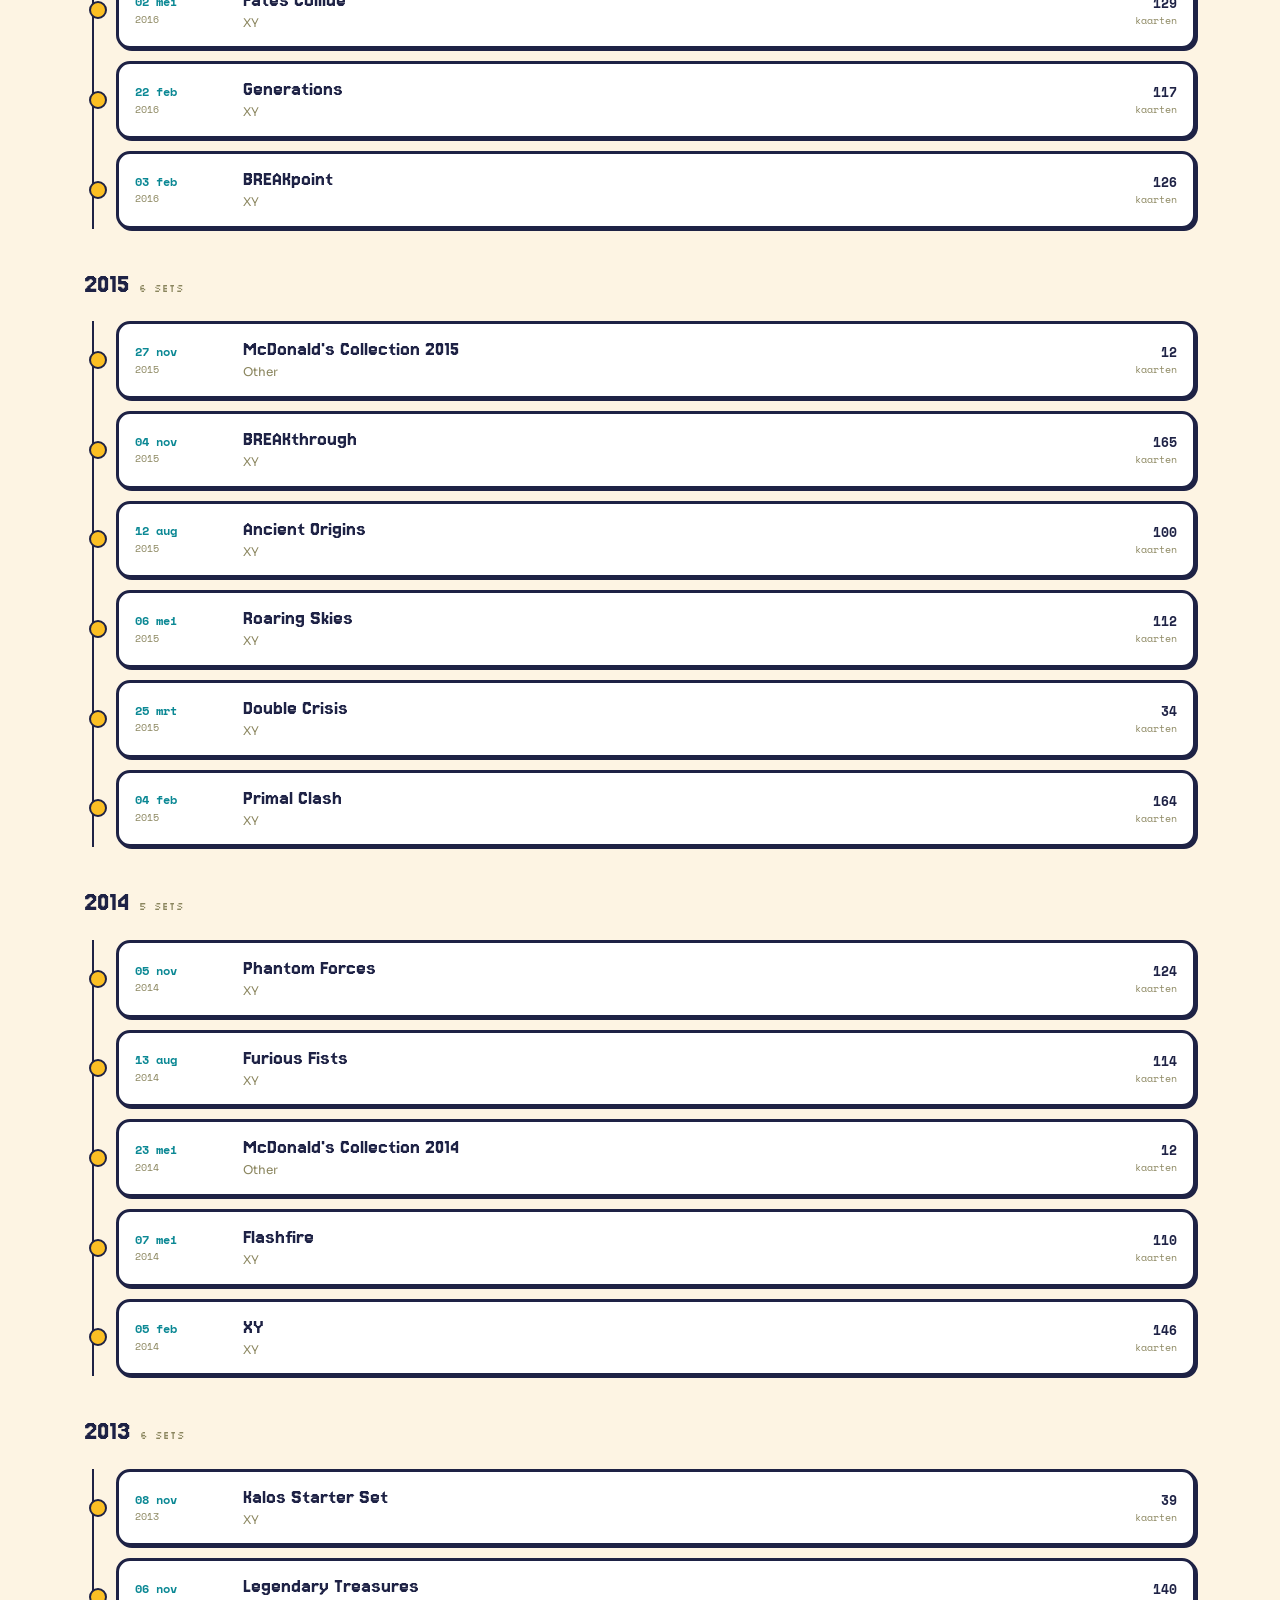
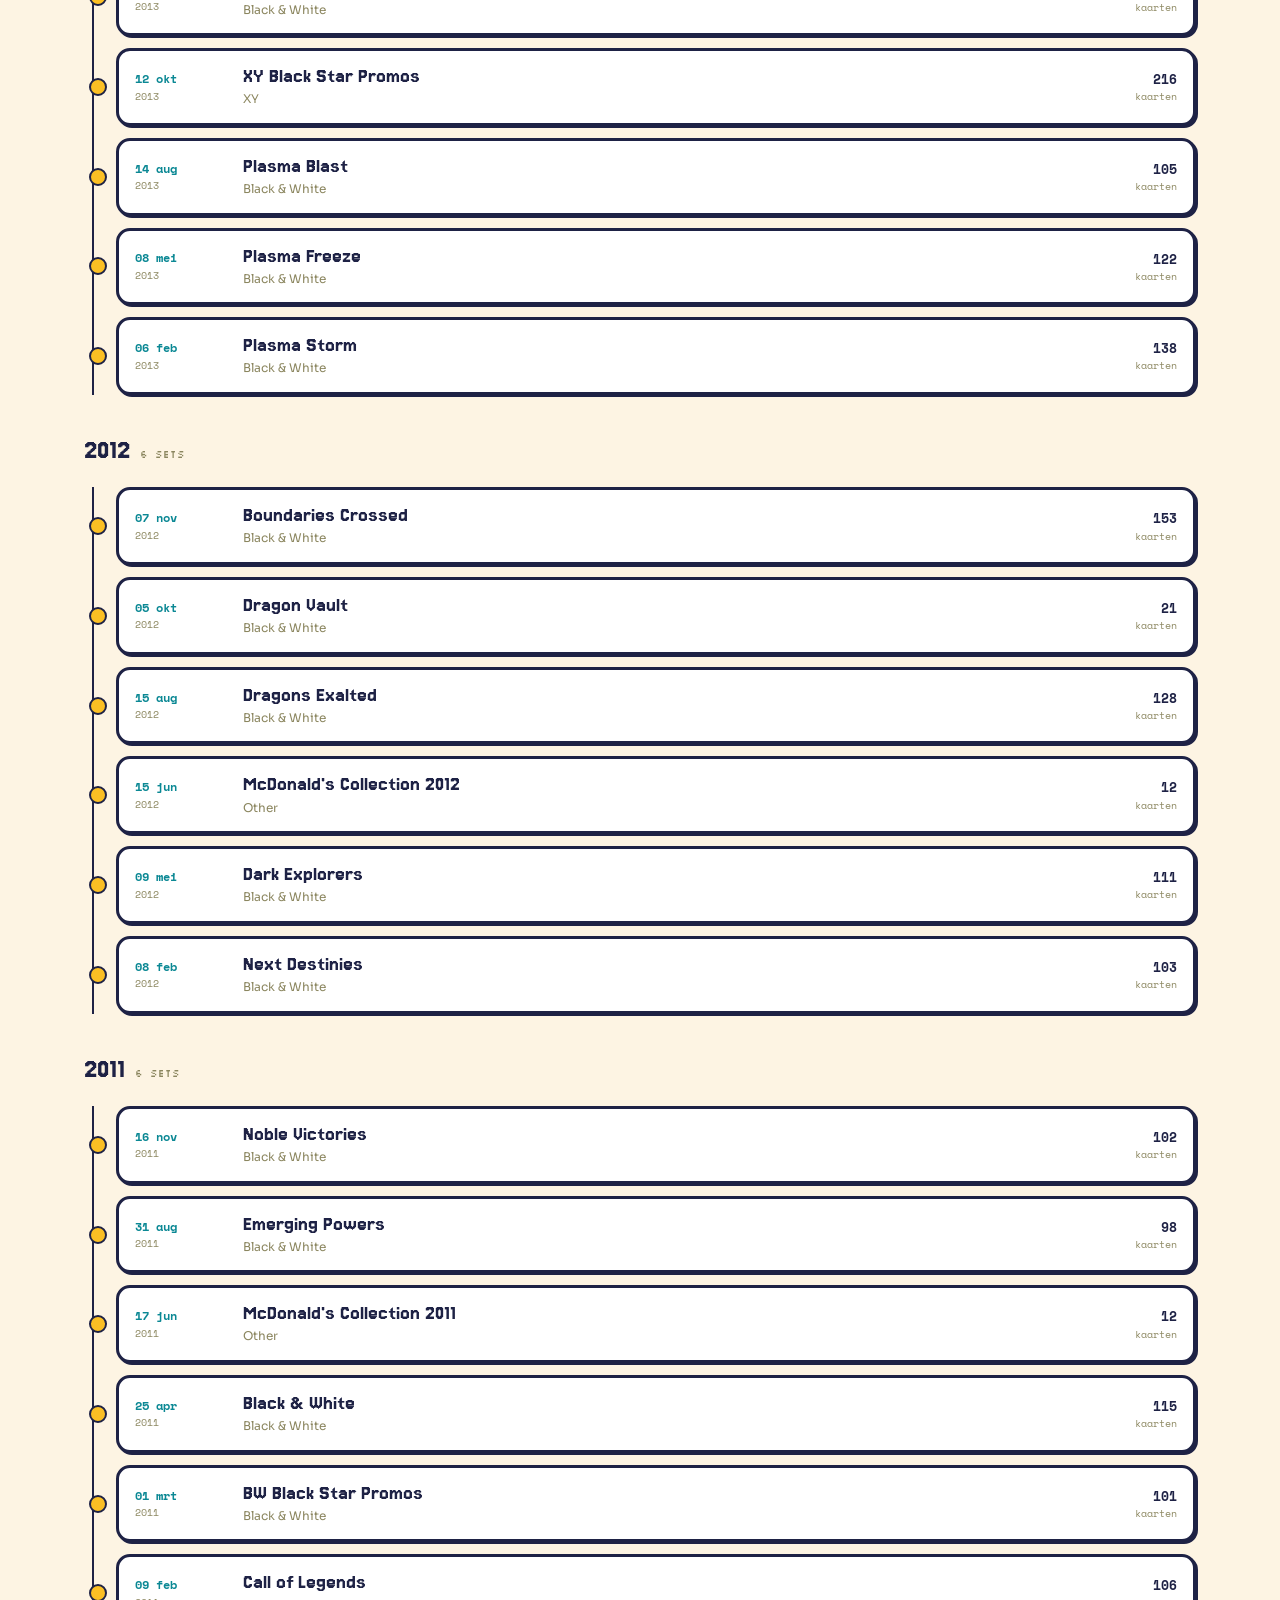
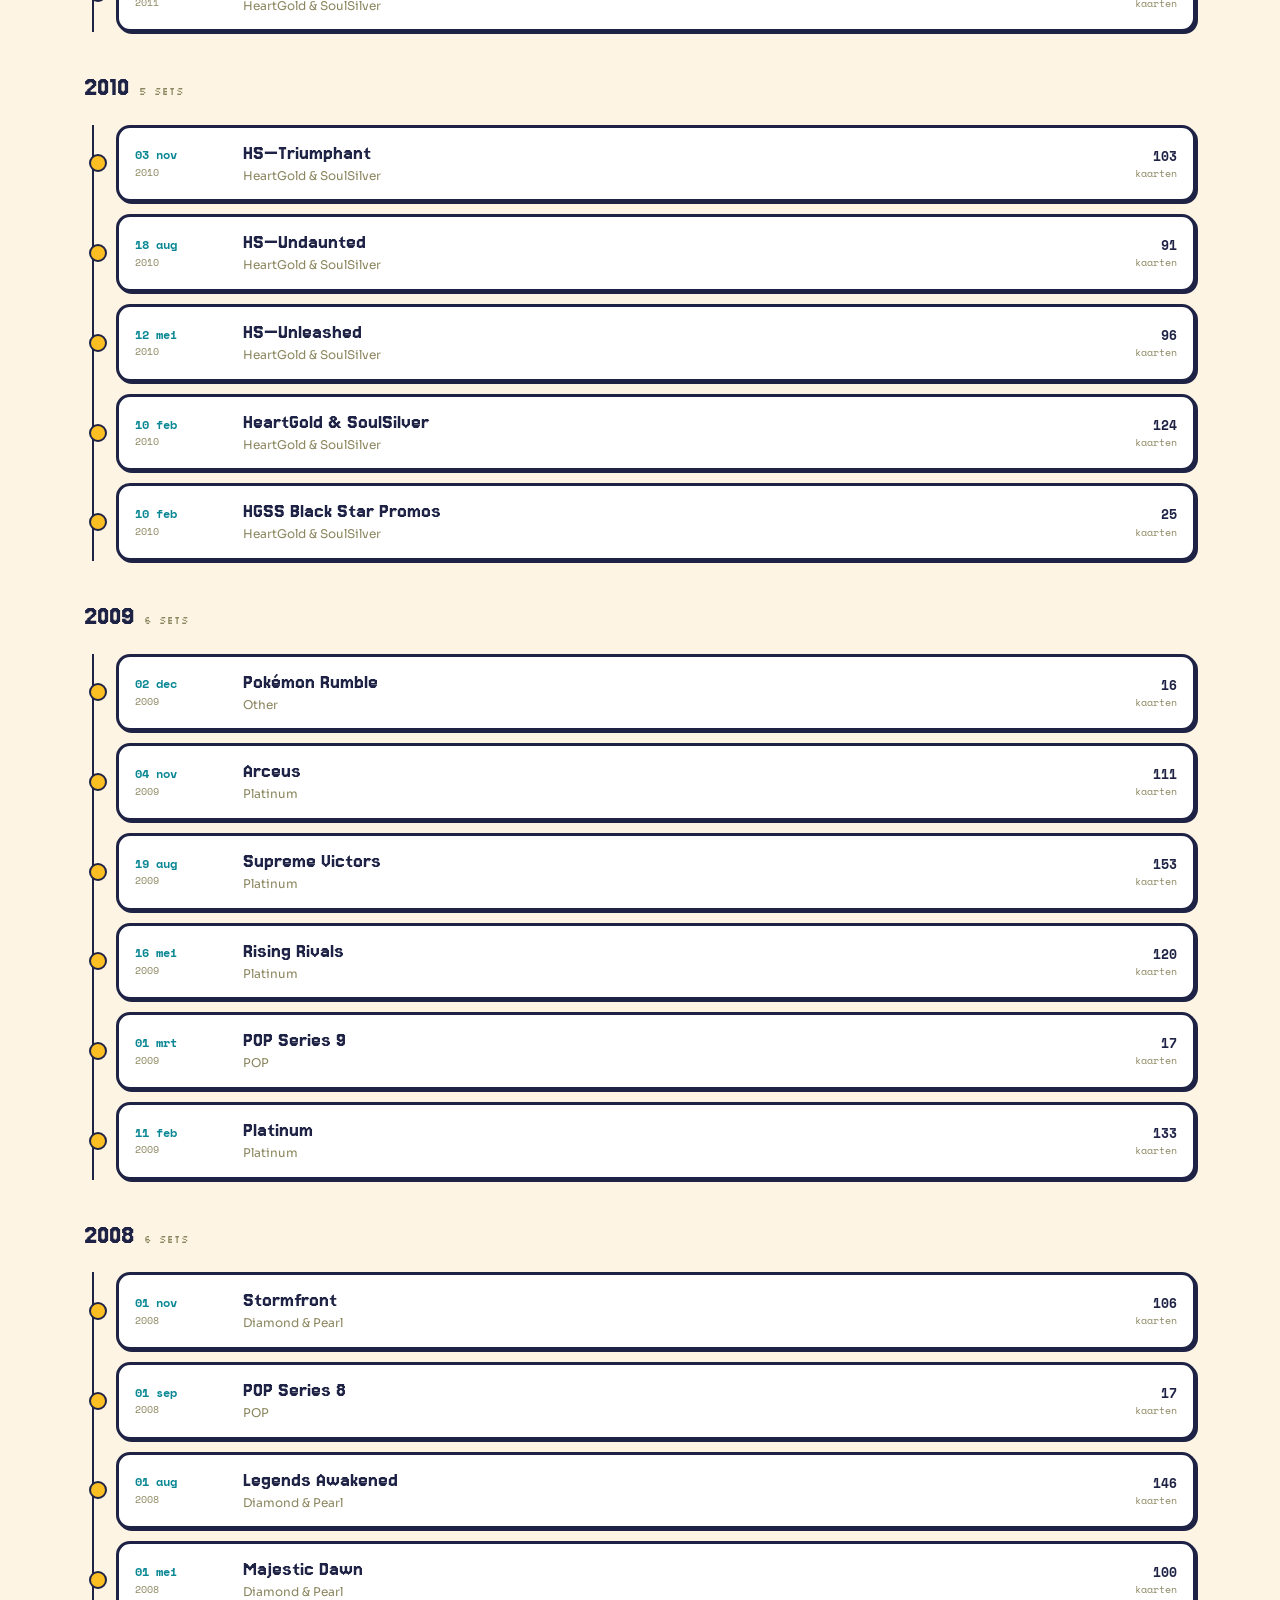
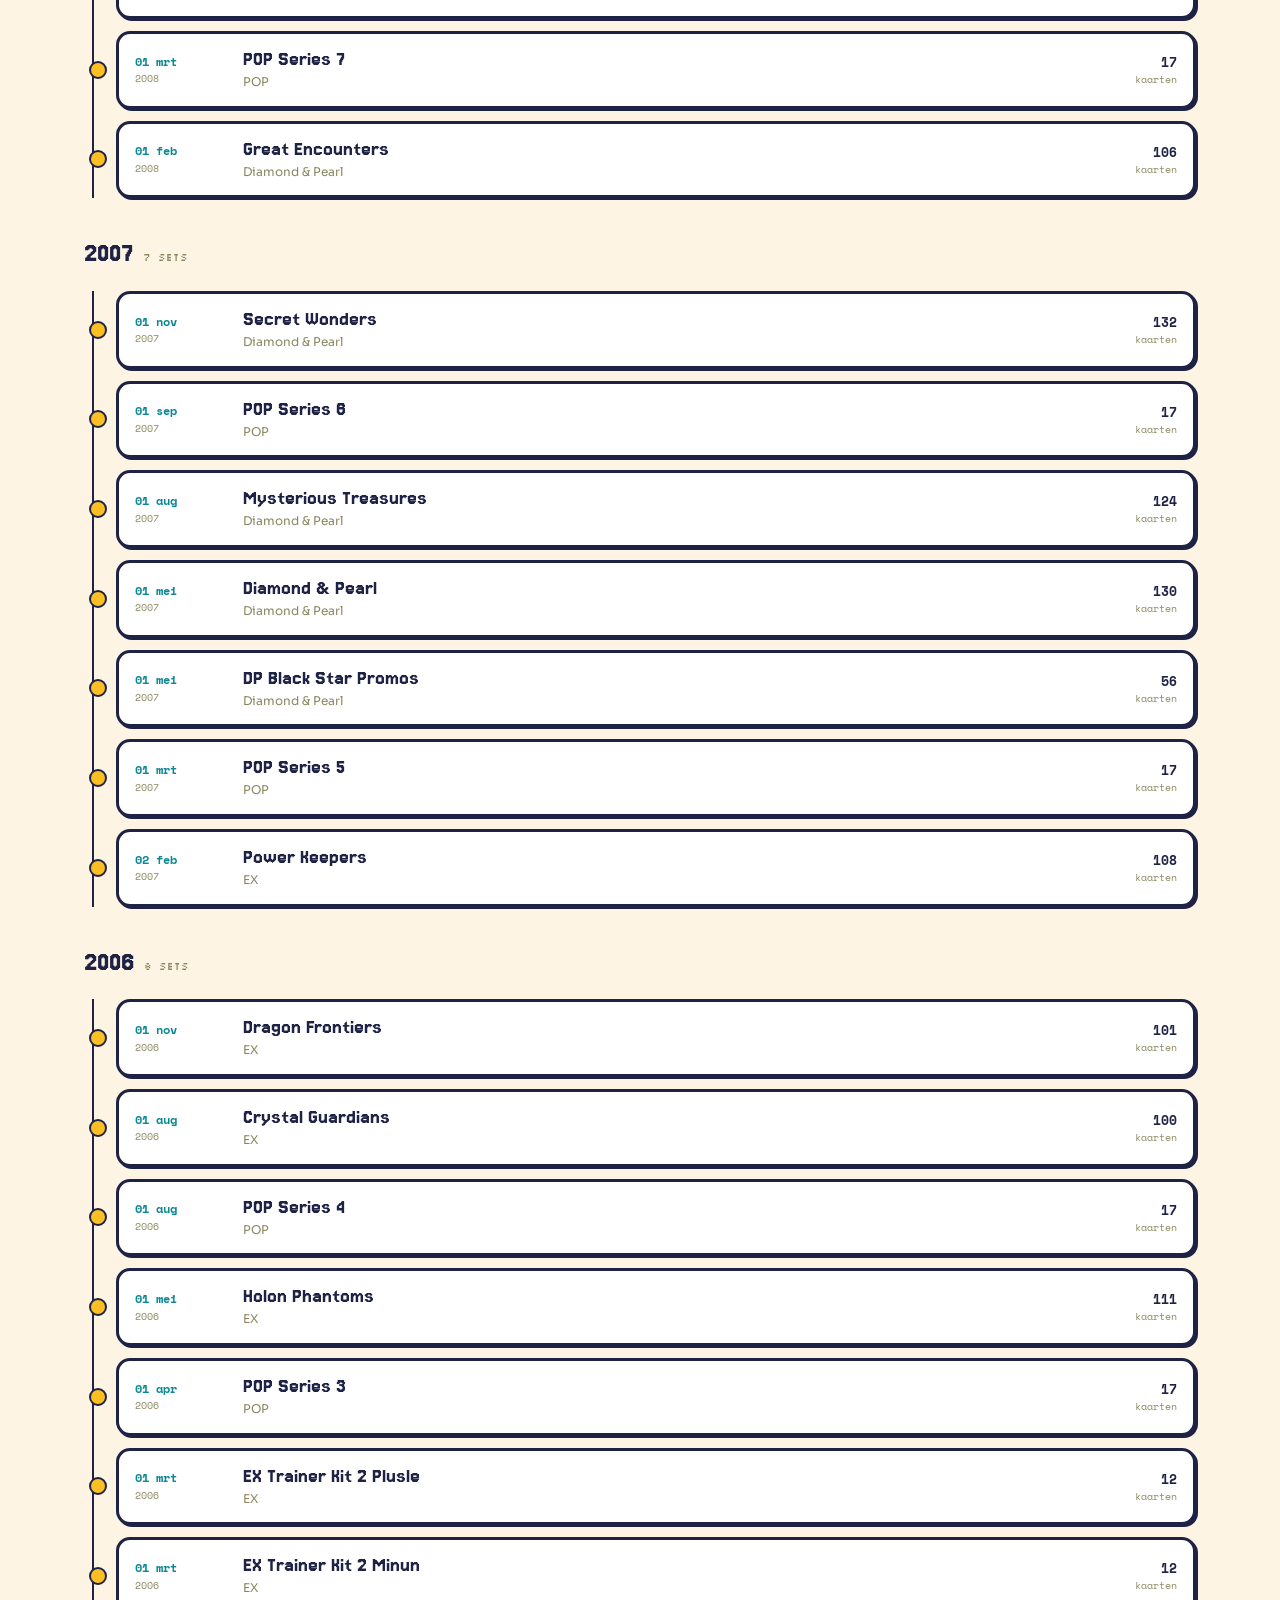
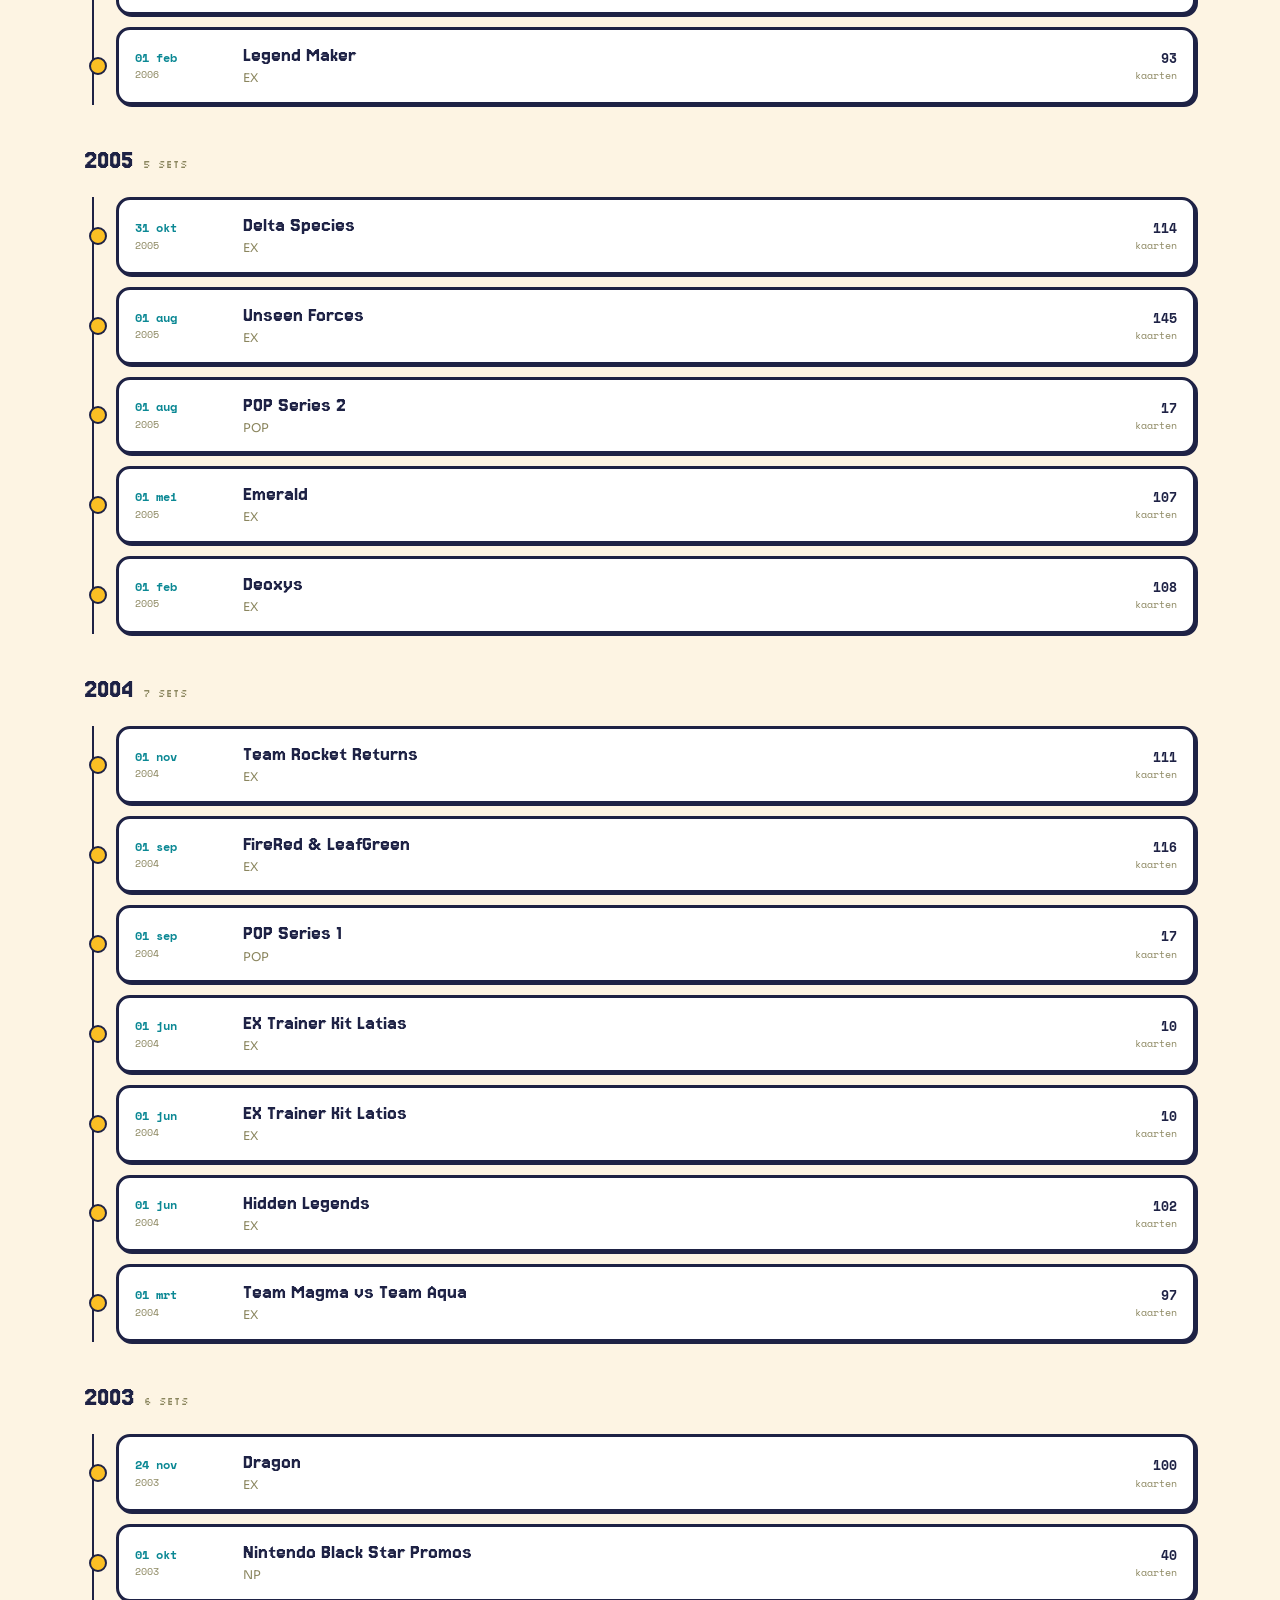
<file: releases.html>
<!doctype html>
<html lang="nl">
<head>
<meta charset="utf-8">
<meta name="viewport" content="width=device-width, initial-scale=1">
<title>PocketPop — Releases</title>
<meta name="description" content="Pokémon TCG release-kalender: alle sets met releasedatum en aantal kaarten.">
<link rel="stylesheet" href="pocketpop.css">
<style>
  .wrap { max-width: var(--page-max); margin: 0 auto; padding: 0 24px 64px; }
  nav { display: flex; align-items: center; justify-content: space-between; padding: 20px 0; flex-wrap: wrap; gap: 10px; }
  .brand { display: flex; align-items: center; gap: 10px; text-decoration: none; }
  .brand .wordmark { font-size: 24px; }
  .nav-links { display: flex; gap: 6px; align-items: center; flex-wrap: wrap; }
  .nav-links a:not(.btn) { font-family: var(--font-body); font-size: 14px; font-weight: 700;
    color: var(--pp-ink-soft); text-decoration: none; padding: 8px 12px; border-radius: var(--radius-md); }
  .nav-links a.here, .nav-links a:not(.btn):hover { color: var(--pp-ink); background: var(--surface-well); }
  header.head { padding: 20px 0 8px; }
  header.head h1 { font-family: var(--font-display); font-weight: 400; font-size: clamp(30px, 5vw, 48px);
    line-height: 1.05; letter-spacing: var(--tracking-display); margin: 10px 0 8px; }
  .head p { color: var(--text-secondary); max-width: 560px; }
  .toolbar { display: flex; gap: 10px; align-items: center; flex-wrap: wrap; margin: 18px 0 6px; }
  .toolbar .input { flex: 1 1 220px; min-width: 160px; }
  .toolbar .select { width: 190px; }
  .yeargroup { margin-top: 32px; }
  .yeargroup h2 { font-family: var(--font-display); font-size: 30px; font-weight: 400; margin: 0 0 4px;
    display: flex; align-items: baseline; gap: 10px; }
  .yeargroup h2 small { font-family: var(--font-pixel-label); font-size: 10px; letter-spacing: var(--tracking-label);
    color: var(--text-muted); }
  .timeline { border-left: var(--border-mid); margin-left: 8px; padding-left: 0; margin-top: 14px; }
  .setrow { position: relative; display: grid; grid-template-columns: 92px 1fr auto; gap: 16px; align-items: center;
    background: var(--surface-card); border: var(--border-thick); border-radius: var(--radius-lg);
    box-shadow: var(--shadow-sticker-sm); padding: 14px 16px; margin: 0 0 12px 22px; }
  .setrow::before { content: ""; position: absolute; left: -30px; top: 50%; transform: translateY(-50%);
    width: 14px; height: 14px; border-radius: 50%; background: var(--pp-amber); border: 2px solid var(--pp-ink); }
  .setrow.latest::before { background: var(--pp-lime); box-shadow: var(--shadow-sticker-sm); }
  .setrow .date { font-family: var(--font-mono); font-size: 12px; font-weight: 700; color: var(--pp-teal-deep); }
  .setrow .date small { display: block; color: var(--text-muted); font-weight: 400; }
  .setrow .name { font-family: var(--font-display); font-size: 22px; line-height: 1.05; }
  .setrow .series { font-size: 12px; color: var(--text-muted); margin-top: 2px; }
  .setrow .count { text-align: right; font-family: var(--font-mono); font-size: 13px; font-weight: 700; }
  .setrow .count small { display: block; font-size: 10px; color: var(--text-muted); font-weight: 400; }
  .empty { text-align: center; padding: 40px; font-family: var(--font-pixel-label); font-size: 10px;
    letter-spacing: var(--tracking-label); color: var(--text-muted); }
  footer { border-top: var(--border-mid); padding: 24px 0; margin-top: 40px; color: var(--text-muted); font-size: 12px; }
  @media (max-width: 620px) { .setrow { grid-template-columns: 76px 1fr; } .setrow .count { grid-column: 2; text-align: left; } }
</style>
</head>
<body>
<div class="wrap">
  <nav>
    <a class="brand" href="index.html">
      <span class="blip-badge"><img src="assets/blip-white.svg" alt="" width="22"></span>
      <span class="wordmark">POCKET<b>POP</b></span>
    </a>
    <div class="nav-links">
      <a href="index.html">Home</a>
      <a href="dashboard.html">Dashboard</a>
      <a class="here" href="releases.html">Releases</a>
      <a href="database.html">Database</a>
      <a href="stock.html">Winkels</a>
      <a href="prijzen.html">Prijzen</a>
    </div>
  </nav>

  <header class="head">
    <div class="kicker" style="color:var(--pp-teal-deep);">// Release-kalender</div>
    <h1>Pokémon TCG releases</h1>
    <p>Alle sets met releasedatum en aantal kaarten — zo weet je wat eraan komt en welke producten je op je watchlist wil zetten. Data uit de openbare <span class="mono">pokemon-tcg-data</span>-dataset (feiten; geen kaart-art).</p>
  </header>

  <div class="toolbar">
    <label class="input" style="flex:1 1 220px;"><span class="input__icon">⌕</span><input id="search" type="search" placeholder="Zoek set of serie…"></label>
    <label class="select" style="width:200px;"><select id="series"><option value="">Alle series</option></select><span class="select__arrow">▼</span></label>
  </div>

  <div id="list"></div>
  <div class="empty" id="empty" style="display:none;">GEEN SETS GEVONDEN…</div>

  <footer>
    Bron: pokemon-tcg-data (feitelijke set-data). Pokémon en set-namen zijn eigendom van The Pokémon Company; dit is een fan-project.
  </footer>
</div>

<script>
  var SETS = [], state = { q: "", series: "" };
  var listEl = document.getElementById("list"), emptyEl = document.getElementById("empty");

  function esc(s){ return String(s==null?"":s).replace(/[&<>"']/g,function(c){return{"&":"&amp;","<":"&lt;",">":"&gt;",'"':"&quot;","'":"&#39;"}[c];}); }
  var MONTHS = ["jan","feb","mrt","apr","mei","jun","jul","aug","sep","okt","nov","dec"];
  function fmt(d){ // "2026/05/22" -> {day, mon, year}
    var p = (d||"").split("/"); if (p.length !== 3) return { day:"?", mon:"", year:d||"?" };
    return { day: p[2], mon: MONTHS[parseInt(p[1],10)-1] || "", year: p[0] };
  }

  function render() {
    var q = state.q.trim().toLowerCase();
    var list = SETS.filter(function(s){
      if (state.series && s.series !== state.series) return false;
      if (q && String(s.name).toLowerCase().indexOf(q) < 0 && String(s.series||"").toLowerCase().indexOf(q) < 0) return false;
      return true;
    });
    emptyEl.style.display = list.length ? "none" : "block";
    // groepeer op jaar
    var groups = {}, order = [];
    list.forEach(function(s){
      var y = fmt(s.releaseDate).year;
      if (!groups[y]) { groups[y] = []; order.push(y); }
      groups[y].push(s);
    });
    var latestId = SETS.length ? SETS[0].id : null;
    listEl.innerHTML = order.map(function(y){
      var rows = groups[y].map(function(s){
        var f = fmt(s.releaseDate);
        var latest = s.id === latestId ? " latest" : "";
        return '<div class="setrow'+latest+'">'
          + '<div class="date">'+esc(f.day)+' '+esc(f.mon)+'<small>'+esc(f.year)+'</small></div>'
          + '<div><div class="name">'+esc(s.name)+(latest?' <span class="badge badge--lime">NIEUWSTE</span>':'')+'</div>'
          + '<div class="series">'+esc(s.series||"—")+'</div></div>'
          + '<div class="count">'+ (s.total!=null?s.total:'?') +'<small>kaarten</small></div>'
          + '</div>';
      }).join("");
      return '<div class="yeargroup"><h2>'+esc(y)+' <small>'+groups[y].length+' sets</small></h2><div class="timeline">'+rows+'</div></div>';
    }).join("");
  }

  document.getElementById("search").addEventListener("input", function(e){ state.q = e.target.value; render(); });
  document.getElementById("series").addEventListener("change", function(e){ state.series = e.target.value; render(); });

  fetch("tcg-sets.json").then(function(r){ return r.json(); }).then(function(data){
    SETS = data;
    var series = [...new Set(data.map(function(s){ return s.series; }).filter(Boolean))].sort();
    document.getElementById("series").innerHTML = '<option value="">Alle series</option>'
      + series.map(function(x){ return '<option value="'+esc(x)+'">'+esc(x)+'</option>'; }).join("");
    render();
  }).catch(function(){ emptyEl.textContent = "KON DATA NIET LADEN"; emptyEl.style.display = "block"; });
</script>
</body>
</html>
</file>
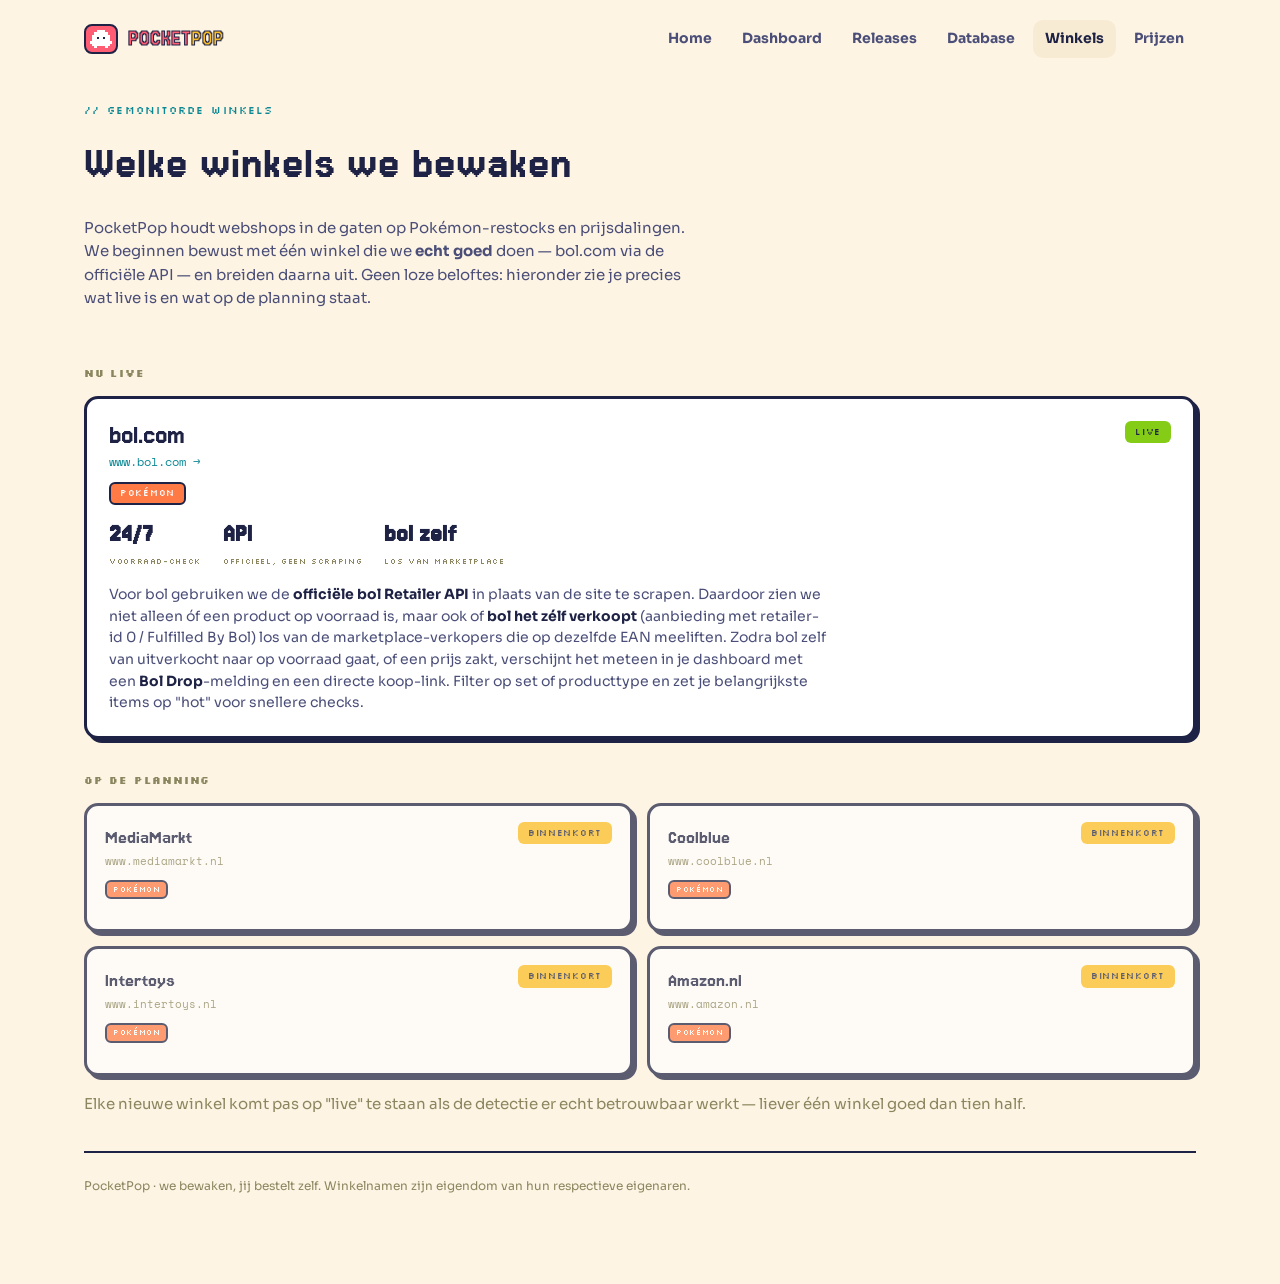
<file: stock.html>
<!doctype html>
<html lang="nl">
<head>
<meta charset="utf-8">
<meta name="viewport" content="width=device-width, initial-scale=1">
<title>PocketPop — Winkels</title>
<meta name="description" content="Welke webshops PocketPop bewaakt op Pokémon-restocks en prijsdalingen. bol.com is live via de officiële Retailer API.">
<link rel="stylesheet" href="pocketpop.css">
<style>
  .wrap { max-width: var(--page-max); margin: 0 auto; padding: 0 24px 64px; }
  nav { display: flex; align-items: center; justify-content: space-between; padding: 20px 0; flex-wrap: wrap; gap: 10px; }
  .brand { display: flex; align-items: center; gap: 10px; text-decoration: none; }
  .brand .wordmark { font-size: 24px; }
  .nav-links { display: flex; gap: 6px; align-items: center; flex-wrap: wrap; }
  .nav-links a:not(.btn) { font-family: var(--font-body); font-size: 14px; font-weight: 700;
    color: var(--pp-ink-soft); text-decoration: none; padding: 8px 12px; border-radius: var(--radius-md); }
  .nav-links a.here, .nav-links a:not(.btn):hover { color: var(--pp-ink); background: var(--surface-well); }

  .head { padding: 24px 0 8px; }
  .head h1 { font-family: var(--font-display); font-weight: 400; font-size: clamp(30px, 5vw, 48px);
    letter-spacing: var(--tracking-display); margin: 8px 0 8px; }
  .head p { color: var(--text-secondary); max-width: 620px; }

  h2.sec { font-family: var(--font-pixel-label); font-size: 10px; letter-spacing: var(--tracking-label);
    text-transform: uppercase; color: var(--text-muted); margin: 34px 0 14px; }

  .shop { padding: 22px; margin-bottom: 16px; }
  .shop__top { display: flex; align-items: flex-start; justify-content: space-between; gap: 12px; flex-wrap: wrap; }
  .shop__name { font-family: var(--font-display); font-size: 28px; line-height: 1; }
  .shop__url { font-family: var(--font-mono); font-size: 12px; color: var(--pp-teal-deep); text-decoration: none; }
  .stats { display: flex; gap: 22px; margin: 16px 0 14px; flex-wrap: wrap; }
  .stats .s b { font-family: var(--font-display); font-size: 26px; line-height: 1; display: block; }
  .stats .s span { font-family: var(--font-pixel-label); font-size: 8px; letter-spacing: var(--tracking-label);
    text-transform: uppercase; color: var(--text-muted); }
  .games { display: flex; gap: 6px; flex-wrap: wrap; margin: 10px 0 14px; }
  .shop p.how { color: var(--text-secondary); font-size: 14px; margin: 0; max-width: 720px; }
  .shop p.how b { color: var(--text-body); }
  .roadmap { opacity: .72; }
  .grid2 { display: grid; grid-template-columns: repeat(2, 1fr); gap: 14px; }
  @media (max-width: 760px) { .grid2 { grid-template-columns: 1fr; } .nav-links a:not(.btn){ display:none; } }
  .mini { padding: 16px 18px; }
  .mini .n { font-family: var(--font-display); font-size: 20px; }
  .mini .u { font-family: var(--font-mono); font-size: 11px; color: var(--text-muted); }
  footer { border-top: var(--border-mid); padding: 24px 0; margin-top: 36px; color: var(--text-muted); font-size: 12px; }
</style>
</head>
<body>
<div class="wrap">
  <nav>
    <a class="brand" href="index.html">
      <span class="blip-badge"><img src="assets/blip-white.svg" alt="" width="22"></span>
      <span class="wordmark">POCKET<b>POP</b></span>
    </a>
    <div class="nav-links">
      <a href="index.html">Home</a>
      <a href="dashboard.html">Dashboard</a>
      <a href="releases.html">Releases</a>
      <a href="database.html">Database</a>
      <a class="here" href="stock.html">Winkels</a>
      <a href="prijzen.html">Prijzen</a>
    </div>
  </nav>

  <header class="head">
    <div class="kicker" style="color:var(--pp-teal-deep);">// Gemonitorde winkels</div>
    <h1>Welke winkels we bewaken</h1>
    <p>PocketPop houdt webshops in de gaten op Pokémon-restocks en prijsdalingen. We beginnen bewust met één winkel die we <b>echt goed</b> doen — bol.com via de officiële API — en breiden daarna uit. Geen loze beloftes: hieronder zie je precies wat live is en wat op de planning staat.</p>
  </header>

  <h2 class="sec">Nu live</h2>
  <div class="card shop">
    <div class="shop__top">
      <div>
        <div class="shop__name">bol.com</div>
        <a class="shop__url" href="https://www.bol.com" target="_blank" rel="noopener">www.bol.com &rarr;</a>
      </div>
      <span class="badge badge--lime">LIVE</span>
    </div>
    <div class="games">
      <span class="chip" data-type="fire">Pokémon</span>
    </div>
    <div class="stats">
      <div class="s"><b>24/7</b><span>voorraad-check</span></div>
      <div class="s"><b>API</b><span>officieel, geen scraping</span></div>
      <div class="s"><b>bol&nbsp;zelf</b><span>los van marketplace</span></div>
    </div>
    <p class="how">Voor bol gebruiken we de <b>officiële bol Retailer API</b> in plaats van de site te scrapen. Daardoor zien we niet alleen óf een product op voorraad is, maar ook of <b>bol het zélf verkoopt</b> (aanbieding met retailer-id 0 / Fulfilled By Bol) los van de marketplace-verkopers die op dezelfde EAN meeliften. Zodra bol zelf van uitverkocht naar op voorraad gaat, of een prijs zakt, verschijnt het meteen in je dashboard met een <b>Bol Drop</b>-melding en een directe koop-link. Filter op set of producttype en zet je belangrijkste items op "hot" voor snellere checks.</p>
  </div>

  <h2 class="sec">Op de planning</h2>
  <div class="grid2">
    <div class="card mini roadmap">
      <div class="shop__top"><div class="n">MediaMarkt</div><span class="badge badge--amber">BINNENKORT</span></div>
      <div class="u">www.mediamarkt.nl</div>
      <div class="games" style="margin-top:10px;"><span class="chip chip--sm" data-type="fire">Pokémon</span></div>
    </div>
    <div class="card mini roadmap">
      <div class="shop__top"><div class="n">Coolblue</div><span class="badge badge--amber">BINNENKORT</span></div>
      <div class="u">www.coolblue.nl</div>
      <div class="games" style="margin-top:10px;"><span class="chip chip--sm" data-type="fire">Pokémon</span></div>
    </div>
    <div class="card mini roadmap">
      <div class="shop__top"><div class="n">Intertoys</div><span class="badge badge--amber">BINNENKORT</span></div>
      <div class="u">www.intertoys.nl</div>
      <div class="games" style="margin-top:10px;"><span class="chip chip--sm" data-type="fire">Pokémon</span></div>
    </div>
    <div class="card mini roadmap">
      <div class="shop__top"><div class="n">Amazon.nl</div><span class="badge badge--amber">BINNENKORT</span></div>
      <div class="u">www.amazon.nl</div>
      <div class="games" style="margin-top:10px;"><span class="chip chip--sm" data-type="fire">Pokémon</span></div>
    </div>
  </div>
  <p class="how" style="margin-top:16px; color:var(--text-muted);">Elke nieuwe winkel komt pas op "live" te staan als de detectie er echt betrouwbaar werkt — liever één winkel goed dan tien half.</p>

  <footer>PocketPop · we bewaken, jij bestelt zelf. Winkelnamen zijn eigendom van hun respectieve eigenaren.</footer>
</div>
</body>
</html>
</file>
<file: pocketpop.css>
/* ============================================================
   PocketPop — Sunny Pixel Pop
   Gedeeld design system: tokens + componentklassen.
   Omgezet uit de Claude Design handoff (React-prototypes) naar
   zelfstandige vanilla CSS. 16-bit SNES-energie op crème papier.
   ============================================================ */

@import url("https://fonts.googleapis.com/css2?family=Jersey+15&family=Sora:wght@400;500;600;700;800&family=Silkscreen:wght@400;700&family=Space+Mono:wght@400;700&display=swap");

:root {
  /* ---- Base palette ---- */
  --pp-paper: #FDF4E3;
  --pp-paper-2: #F7EBD3;
  --pp-white: #FFFFFF;
  --pp-ink: #1E2245;
  --pp-ink-soft: #4A4E78;
  --pp-ink-faint: #8B865F;
  --pp-line: rgba(30, 34, 69, 0.14);

  --pp-coral: #FF5D73;  --pp-coral-deep: #E8425A;
  --pp-teal: #0FA3B1;   --pp-teal-deep: #0B8894;
  --pp-lime: #84CC16;   --pp-lime-deep: #6B9410;
  --pp-amber: #FBBF24;  --pp-amber-deep: #D99E06;

  /* ---- Semantic aliases ---- */
  --surface-page: var(--pp-paper);
  --surface-card: var(--pp-white);
  --surface-well: var(--pp-paper-2);
  --surface-inverse: var(--pp-ink);
  --text-body: var(--pp-ink);
  --text-secondary: var(--pp-ink-soft);
  --text-muted: var(--pp-ink-faint);
  --text-inverse: var(--pp-paper);
  --accent-primary: var(--pp-coral);
  --border-ink: var(--pp-ink);
  --border-soft: var(--pp-line);
  --status-success: var(--pp-lime);
  --status-warning: var(--pp-amber);
  --status-danger: var(--pp-coral-deep);
  --status-info: var(--pp-teal);

  /* ---- Creature type colors (18) ---- */
  --type-normal: #A8A77A;  --type-fire: #FF7A45;    --type-water: #38BDF8;
  --type-grass: #84CC16;   --type-electric: #FBBF24; --type-ice: #7DD3FC;
  --type-fighting: #E85D4A; --type-poison: #B667CE;  --type-ground: #E0B067;
  --type-flying: #A5B4FC;  --type-psychic: #C084FC; --type-bug: #A3B926;
  --type-rock: #C9B458;    --type-ghost: #8B7BC7;   --type-dragon: #7C6AE8;
  --type-dark: #6B6478;    --type-steel: #9FB1C1;   --type-fairy: #F472B6;

  /* ---- Fonts ---- */
  --font-display: "Jersey 15", "Sora", sans-serif;
  --font-body: "Sora", system-ui, sans-serif;
  --font-pixel-label: "Silkscreen", monospace;
  --font-mono: "Space Mono", monospace;

  /* ---- Sizes ---- */
  --text-xs: 11px; --text-sm: 13px; --text-md: 15px; --text-lg: 18px; --text-xl: 22px;
  --display-sm: 26px; --display-md: 34px; --display-lg: 48px; --display-xl: 68px;
  --label-xs: 9px; --label-sm: 11px;
  --leading-tight: 1.05; --leading-snug: 1.3; --leading-body: 1.55;
  --tracking-display: 0.02em; --tracking-label: 0.08em;

  /* ---- Spacing & radii ---- */
  --space-1: 4px; --space-2: 8px; --space-3: 12px; --space-4: 16px; --space-5: 20px;
  --space-6: 24px; --space-8: 32px; --space-10: 40px; --space-12: 48px; --space-16: 64px;
  --radius-sm: 6px; --radius-md: 10px; --radius-lg: 14px; --radius-xl: 20px; --radius-pill: 999px;
  --page-max: 1160px; --mobile-width: 390px;
  --control-h-sm: 34px; --control-h-md: 44px; --control-h-lg: 52px;

  /* ---- Borders & shadows ---- */
  --border-thick: 3px solid var(--pp-ink);
  --border-mid: 2px solid var(--pp-ink);
  --border-hair: 1px solid var(--pp-line);
  --shadow-sticker-sm: 2px 2px 0 var(--pp-ink);
  --shadow-sticker: 4px 4px 0 var(--pp-ink);
  --shadow-sticker-lg: 6px 6px 0 var(--pp-ink);
  --shadow-float: 0 16px 40px rgba(30, 34, 69, 0.25);

  /* ---- Motion ---- */
  --ease-pop: cubic-bezier(0.2, 1.4, 0.4, 1);
  --ease-out: cubic-bezier(0.2, 0.8, 0.2, 1);
  --dur-fast: 120ms; --dur-med: 220ms;
}

* { box-sizing: border-box; }
html, body { margin: 0; }
body {
  background: var(--surface-page);
  color: var(--text-body);
  font-family: var(--font-body);
  font-size: var(--text-md);
  line-height: var(--leading-body);
  -webkit-font-smoothing: antialiased;
}
a { color: var(--pp-teal-deep); text-decoration-thickness: 2px; text-underline-offset: 3px; }
a:hover { color: var(--pp-coral); }
::selection { background: var(--pp-amber); color: var(--pp-ink); }
img { image-rendering: pixelated; }

/* ---- helpers ---- */
.mono { font-family: var(--font-mono); }
.pixel { font-family: var(--font-pixel-label); letter-spacing: var(--tracking-label); text-transform: uppercase; }
.display { font-family: var(--font-display); letter-spacing: var(--tracking-display); font-weight: 400; line-height: var(--leading-tight); }
.kicker { font-family: var(--font-pixel-label); font-size: var(--label-sm); letter-spacing: 0.1em;
  text-transform: uppercase; color: var(--pp-teal-deep); }
.muted { color: var(--text-muted); }

/* ============ Button ============ */
.btn {
  display: inline-flex; align-items: center; justify-content: center; gap: 8px;
  height: var(--control-h-md); padding: 0 20px;
  font-family: var(--font-display); font-size: 20px; font-weight: 400;
  letter-spacing: var(--tracking-display);
  color: #fff; background: var(--pp-coral);
  border: var(--border-thick); border-radius: var(--radius-md);
  box-shadow: var(--shadow-sticker-sm);
  transition: transform var(--dur-fast) var(--ease-out), box-shadow var(--dur-fast) var(--ease-out);
  cursor: pointer; white-space: nowrap;
}
.btn:active { transform: translate(2px, 2px); box-shadow: 1px 1px 0 var(--pp-ink); }
.btn--sm { height: var(--control-h-sm); padding: 0 14px; font-size: 16px; }
.btn--lg { height: var(--control-h-lg); padding: 0 26px; font-size: 24px; }
.btn--body { font-family: var(--font-body); font-weight: 700; font-size: 14px; letter-spacing: 0; }
.btn--sm.btn--body { font-size: 12px; }
.btn--lg.btn--body { font-size: 15px; }
.btn--full { display: flex; width: 100%; }
.btn--secondary { background: var(--pp-teal); color: #fff; }
.btn--positive { background: var(--pp-lime); color: var(--pp-ink); }
.btn--attention { background: var(--pp-amber); color: var(--pp-ink); }
.btn--neutral { background: var(--pp-white); color: var(--pp-ink); }
.btn--ghost { background: transparent; color: var(--pp-ink-soft);
  border: 2px solid var(--pp-line); box-shadow: none; }
.btn--ghost:active { transform: none; box-shadow: none; }

/* ============ IconButton ============ */
.iconbtn {
  width: 44px; height: 44px; flex: 0 0 auto;
  display: inline-flex; align-items: center; justify-content: center;
  color: var(--pp-ink); background: var(--pp-white);
  border: var(--border-thick); border-radius: var(--radius-md);
  box-shadow: var(--shadow-sticker-sm); cursor: pointer;
  font-size: 18px;
  transition: transform var(--dur-fast) var(--ease-out), box-shadow var(--dur-fast) var(--ease-out);
}
.iconbtn:active { transform: translate(2px, 2px); box-shadow: 1px 1px 0 var(--pp-ink); }
.iconbtn--sm { width: 34px; height: 34px; font-size: 16px; }
.iconbtn--lg { width: 52px; height: 52px; }
.iconbtn--primary { background: var(--pp-coral); color: #fff; }
.iconbtn--secondary { background: var(--pp-teal); color: #fff; }

/* ============ Badge ============ */
.badge {
  display: inline-flex; align-items: center; gap: 4px;
  font-family: var(--font-pixel-label); font-size: var(--label-xs); font-weight: 400;
  letter-spacing: var(--tracking-label); text-transform: uppercase;
  padding: 4px 8px; line-height: 1.2; white-space: nowrap;
  background: var(--pp-ink); color: var(--pp-paper);
  border: 2px solid transparent; border-radius: var(--radius-sm);
}
.badge--coral { background: var(--pp-coral); color: #fff; }
.badge--teal { background: var(--pp-teal); color: #fff; }
.badge--lime { background: var(--pp-lime); color: var(--pp-ink); }
.badge--amber { background: var(--pp-amber); color: var(--pp-ink); }
.badge--outline { background: transparent; color: var(--pp-ink); border: 2px solid var(--pp-ink); }

/* ============ Card ============ */
.card {
  background: var(--surface-card); border: var(--border-thick);
  border-radius: var(--radius-lg); box-shadow: var(--shadow-sticker);
  padding: var(--space-4);
}
.card--well { background: var(--surface-well); }
.card--sm { box-shadow: var(--shadow-sticker-sm); }
.card--lg { box-shadow: var(--shadow-sticker-lg); }
.card--none { box-shadow: none; }

/* ============ TypeChip ============ */
.chip {
  display: inline-flex; align-items: center;
  font-family: var(--font-pixel-label); font-size: var(--label-xs);
  letter-spacing: var(--tracking-label); text-transform: uppercase;
  padding: 4px 9px; line-height: 1.2; white-space: nowrap;
  color: #fff; border: 2px solid var(--pp-ink); border-radius: var(--radius-sm);
}
.chip--sm { font-size: 8px; padding: 3px 6px; }
/* light-background types use ink text */
.chip[data-type="normal"], .chip[data-type="electric"], .chip[data-type="ice"],
.chip[data-type="ground"], .chip[data-type="grass"], .chip[data-type="bug"],
.chip[data-type="rock"], .chip[data-type="steel"], .chip[data-type="flying"],
.chip[data-type="water"] { color: var(--pp-ink); }
.chip[data-type="normal"] { background: var(--type-normal); }
.chip[data-type="fire"] { background: var(--type-fire); }
.chip[data-type="water"] { background: var(--type-water); }
.chip[data-type="grass"] { background: var(--type-grass); }
.chip[data-type="electric"] { background: var(--type-electric); }
.chip[data-type="ice"] { background: var(--type-ice); }
.chip[data-type="fighting"] { background: var(--type-fighting); }
.chip[data-type="poison"] { background: var(--type-poison); }
.chip[data-type="ground"] { background: var(--type-ground); }
.chip[data-type="flying"] { background: var(--type-flying); }
.chip[data-type="psychic"] { background: var(--type-psychic); }
.chip[data-type="bug"] { background: var(--type-bug); }
.chip[data-type="rock"] { background: var(--type-rock); }
.chip[data-type="ghost"] { background: var(--type-ghost); }
.chip[data-type="dragon"] { background: var(--type-dragon); }
.chip[data-type="dark"] { background: var(--type-dark); }
.chip[data-type="steel"] { background: var(--type-steel); }
.chip[data-type="fairy"] { background: var(--type-fairy); }

/* ============ StatBar ============ */
.statbar { display: flex; align-items: center; gap: 8px; }
.statbar__label { width: 36px; flex: 0 0 auto; font-family: var(--font-mono);
  font-size: 10px; font-weight: 700; color: var(--text-muted); text-transform: uppercase; }
.statbar__track { flex: 1; height: 12px; background: var(--surface-well);
  border: var(--border-mid); border-radius: 3px; overflow: hidden; }
.statbar__fill { height: 100%; transition: width var(--dur-med) var(--ease-out); }
.statbar__value { width: 30px; text-align: right; font-family: var(--font-mono);
  font-size: 11px; font-weight: 700; flex: 0 0 auto; }

/* ============ ProgressBar ============ */
.progress__head { display: flex; justify-content: space-between; margin-bottom: 6px; }
.progress__label { font-family: var(--font-pixel-label); font-size: var(--label-xs);
  letter-spacing: var(--tracking-label); text-transform: uppercase; color: var(--text-muted); }
.progress__value { font-family: var(--font-mono); font-size: 11px; font-weight: 700; }
.progress__track { height: 16px; background: var(--surface-well); border: var(--border-mid);
  border-radius: var(--radius-sm); overflow: hidden; }
.progress__fill { height: 100%;
  background-image: repeating-linear-gradient(90deg, rgba(255,255,255,0.25) 0 6px, transparent 6px 12px);
  transition: width var(--dur-med) var(--ease-out); }

/* ============ Tabs ============ */
.tabs { display: flex; gap: 8px; }
.tab {
  font-family: var(--font-display); font-size: 17px; font-weight: 400;
  letter-spacing: var(--tracking-display);
  padding: 8px 16px; background: var(--surface-card); color: var(--pp-ink-soft);
  border: var(--border-mid); border-radius: var(--radius-md);
  cursor: pointer; white-space: nowrap;
  transition: background var(--dur-fast) var(--ease-out), color var(--dur-fast) var(--ease-out);
}
.tabs--body .tab { font-family: var(--font-body); font-size: 13px; font-weight: 700; letter-spacing: 0; }
.tab[aria-selected="true"] { background: var(--pp-ink); color: var(--pp-paper); box-shadow: var(--shadow-sticker-sm); }

/* ============ Input ============ */
.field { display: block; }
.field__label { display: block; font-family: var(--font-body); font-size: var(--text-sm);
  font-weight: 700; margin-bottom: 6px; }
.input {
  display: flex; align-items: center; gap: 10px;
  height: var(--control-h-md); padding: 0 14px;
  background: var(--surface-card); border: var(--border-thick);
  border-radius: var(--radius-md);
  transition: box-shadow var(--dur-fast) var(--ease-out);
}
.input:focus-within { box-shadow: var(--shadow-sticker-sm); }
.input__icon { display: inline-flex; color: var(--text-muted); }
.input input {
  flex: 1; min-width: 0; border: 0; outline: none; background: transparent;
  font-family: var(--font-body); font-size: var(--text-md); color: var(--text-body);
}

/* ============ Select ============ */
.select { position: relative; display: block; }
.select select {
  width: 100%; height: var(--control-h-md); padding: 0 40px 0 14px;
  appearance: none; -webkit-appearance: none;
  background: var(--surface-card); border: var(--border-thick); border-radius: var(--radius-md);
  font-family: var(--font-body); font-size: var(--text-md); color: var(--text-body); cursor: pointer;
}
.select__arrow { position: absolute; right: 14px; top: 50%; transform: translateY(-50%);
  font-family: var(--font-pixel-label); font-size: 10px; pointer-events: none; }

/* ============ Checkbox ============ */
.check { display: inline-flex; align-items: center; gap: 10px; cursor: pointer; }
.check input { position: absolute; opacity: 0; width: 0; height: 0; }
.check__box { width: 22px; height: 22px; flex: 0 0 auto;
  display: inline-flex; align-items: center; justify-content: center;
  background: var(--surface-card); border: var(--border-mid); border-radius: var(--radius-sm);
  font-family: var(--font-pixel-label); font-size: 11px; color: var(--pp-ink);
  transition: background var(--dur-fast) var(--ease-out), box-shadow var(--dur-fast) var(--ease-out); }
.check input:checked + .check__box { background: var(--pp-lime); box-shadow: var(--shadow-sticker-sm); }
.check input:checked + .check__box::after { content: "✓"; }
.check__label { font-family: var(--font-body); font-size: var(--text-sm); font-weight: 600; }

/* ============ Switch ============ */
.switch { display: inline-flex; align-items: center; gap: 10px; cursor: pointer; }
.switch input { position: absolute; opacity: 0; width: 0; height: 0; }
.switch__track { width: 48px; height: 28px; flex: 0 0 auto; position: relative;
  background: var(--surface-well); border: var(--border-mid); border-radius: var(--radius-pill);
  transition: background var(--dur-med) var(--ease-out); }
.switch__thumb { position: absolute; top: 2px; left: 2px; width: 20px; height: 20px;
  border-radius: 50%; background: var(--pp-white); border: 2px solid var(--pp-ink);
  transition: left var(--dur-med) var(--ease-pop); }
.switch input:checked + .switch__track { background: var(--pp-teal); }
.switch input:checked + .switch__track .switch__thumb { left: 22px; }

/* ============ Dialog ============ */
.scrim { position: fixed; inset: 0; z-index: 100; background: rgba(30,34,69,0.45);
  display: flex; align-items: center; justify-content: center; padding: 20px; }
.dialog { width: 420px; max-width: 100%; background: var(--surface-card);
  border: var(--border-thick); border-radius: var(--radius-xl);
  box-shadow: var(--shadow-sticker-lg), var(--shadow-float); padding: var(--space-6); }
.dialog__title { font-family: var(--font-display); font-size: var(--display-sm); line-height: 1.1; margin-bottom: 12px; }
.dialog__body { font-family: var(--font-body); font-size: var(--text-md);
  color: var(--text-secondary); line-height: var(--leading-body); }
.dialog__actions { display: flex; gap: 10px; justify-content: flex-end; margin-top: 20px; }

/* ============ Toast ============ */
.toast { display: inline-flex; align-items: center; gap: 10px; padding: 12px 18px;
  background: var(--pp-ink); color: var(--pp-paper); border: var(--border-thick);
  border-radius: var(--radius-md); box-shadow: var(--shadow-sticker);
  font-family: var(--font-body); font-size: var(--text-sm); font-weight: 700; }
.toast--success { background: var(--pp-lime); color: var(--pp-ink); }
.toast--danger { background: var(--pp-coral); color: #fff; }
.toast--info { background: var(--pp-teal); color: #fff; }

/* ============ Wordmark ============ */
.wordmark { font-family: var(--font-display); color: var(--pp-coral); -webkit-text-stroke: 1px var(--pp-ink); }
.wordmark b { color: var(--pp-amber); font-weight: 400; }
.blip-badge { background: var(--pp-coral); border: var(--border-mid); border-radius: 8px; padding: 4px; display: inline-flex; }
</file>
